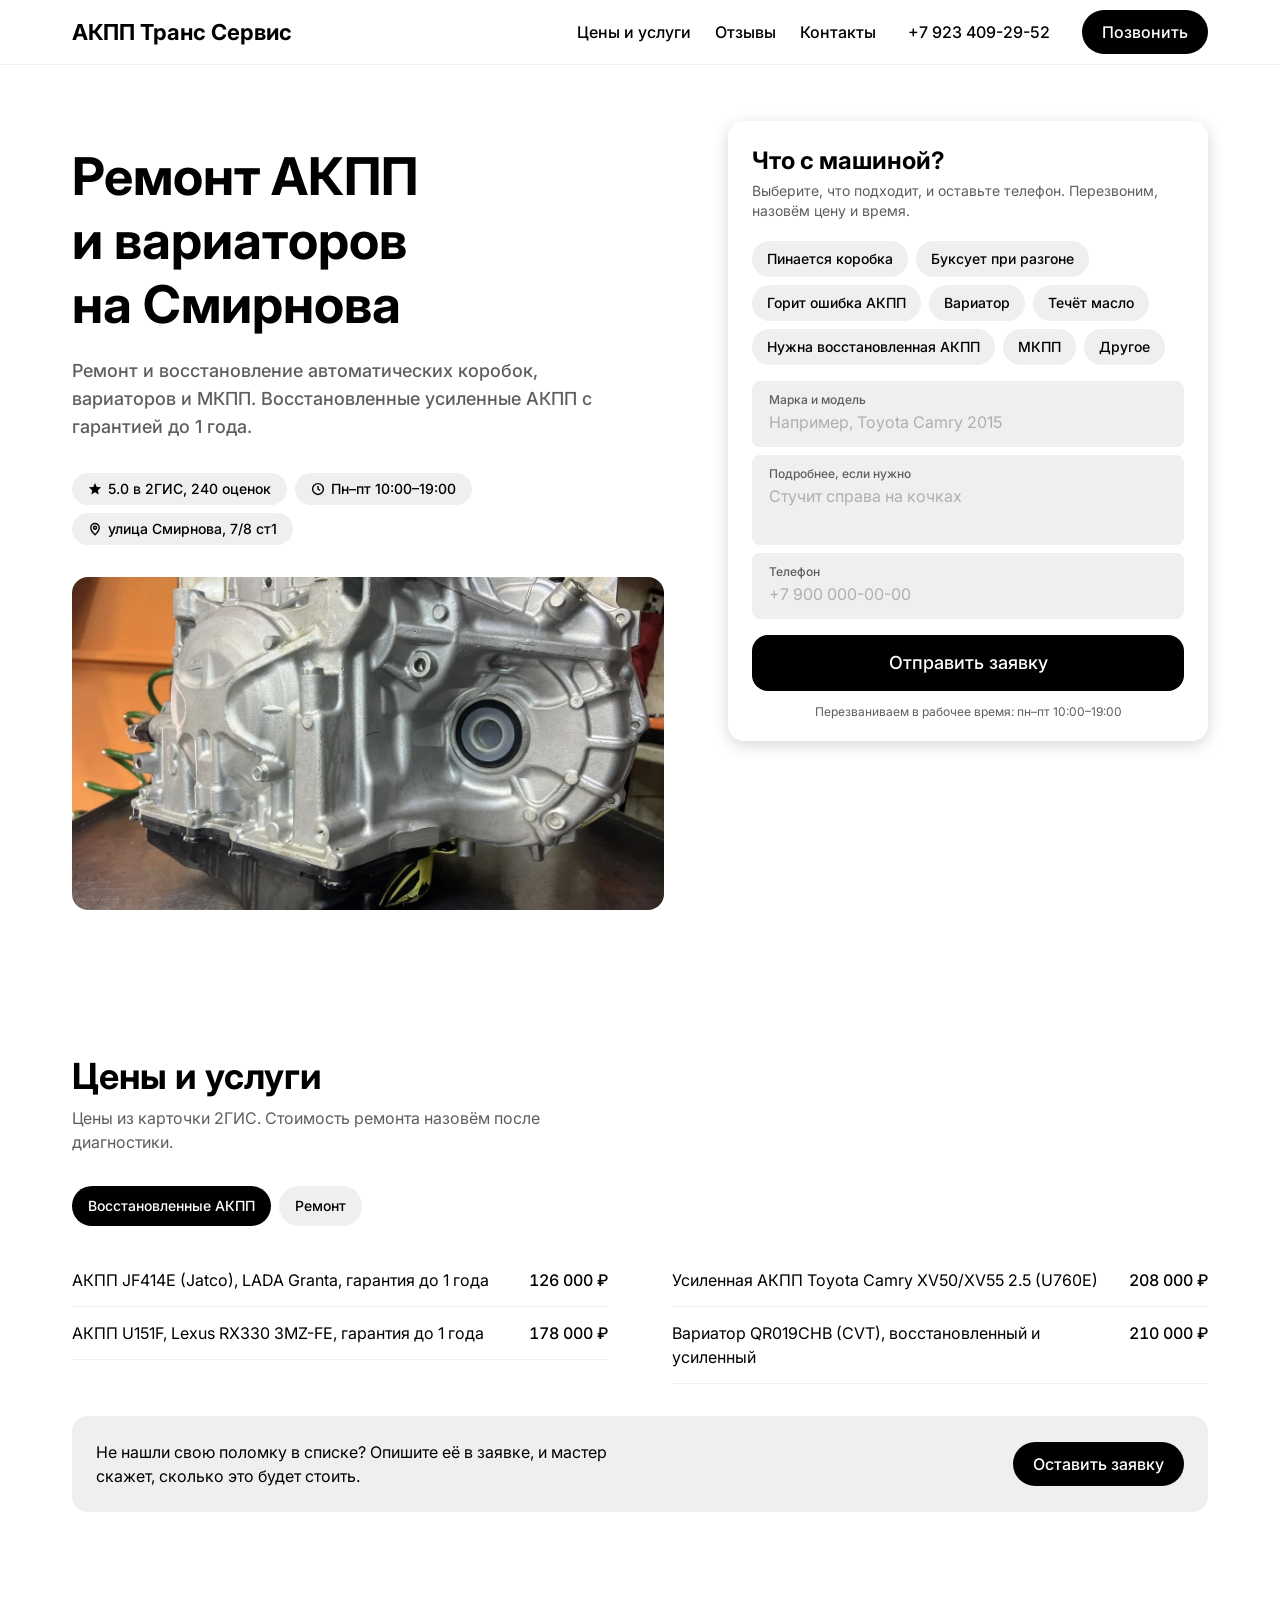
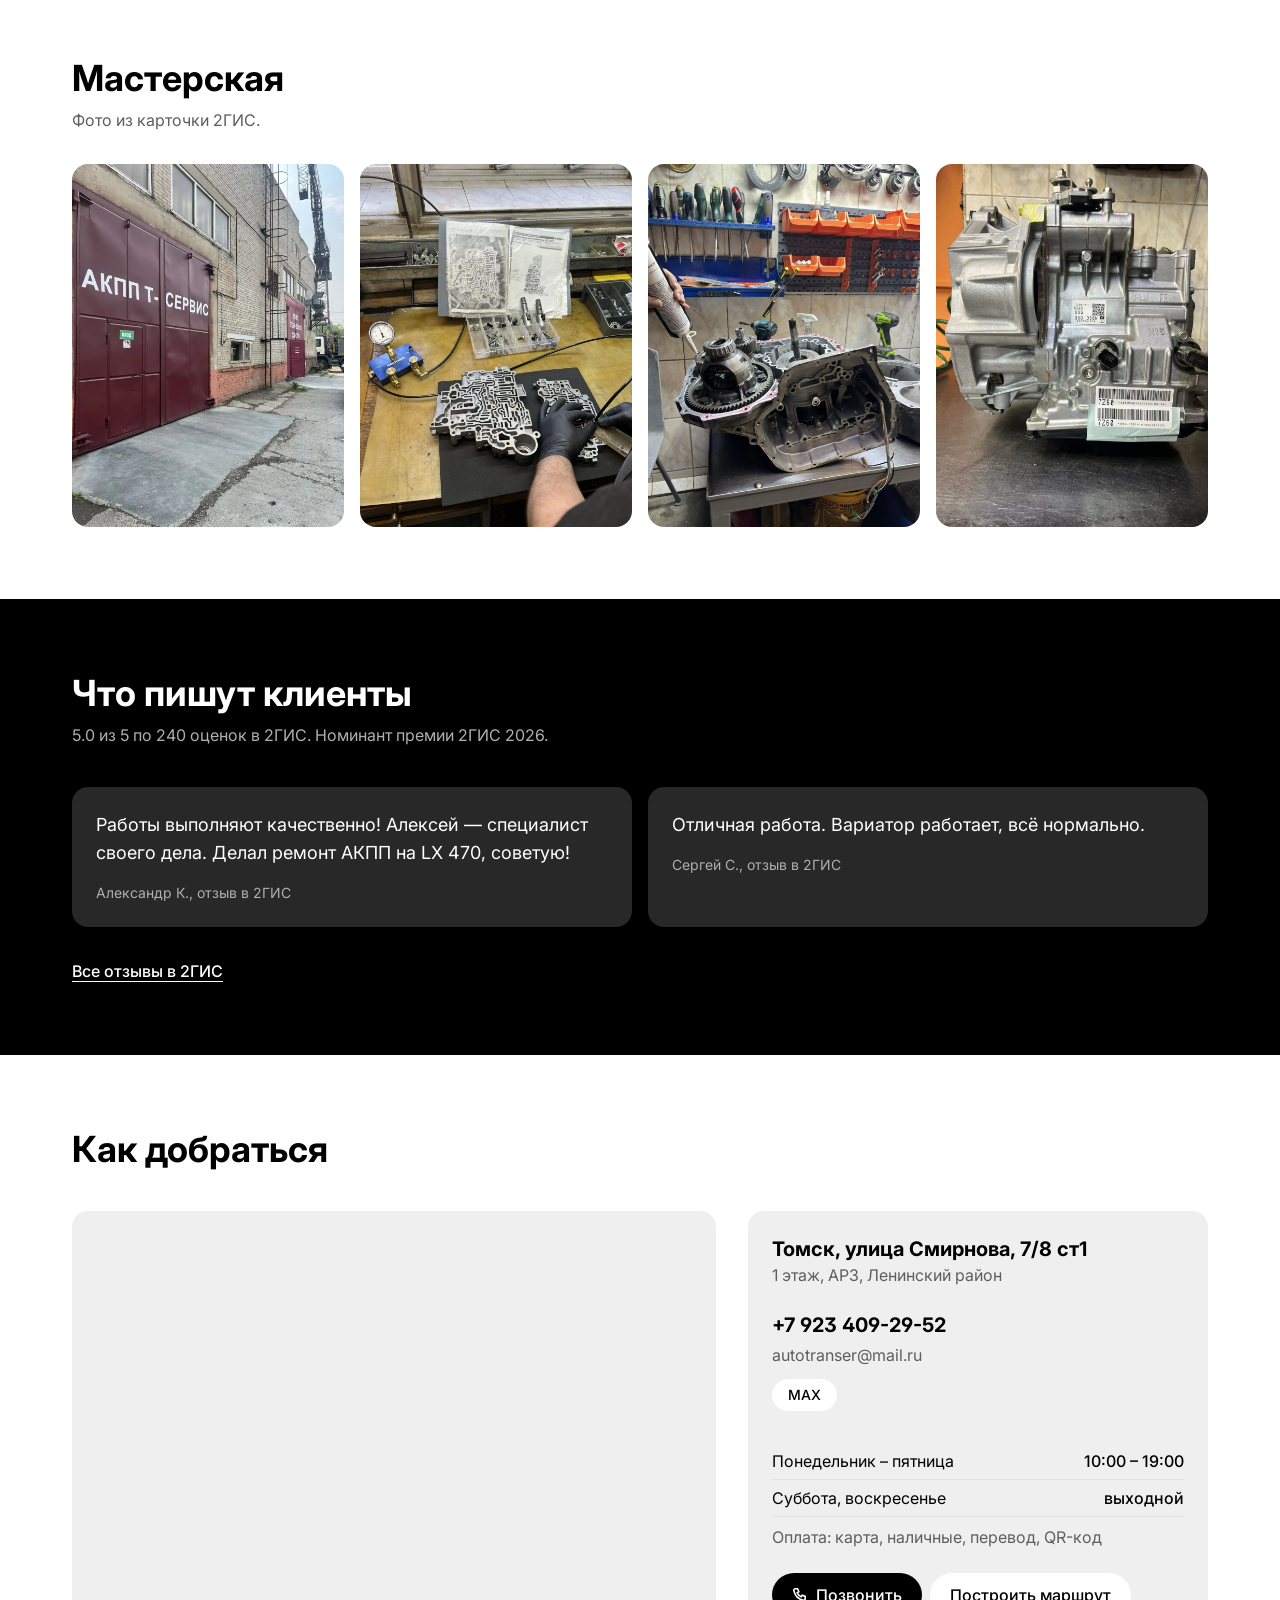
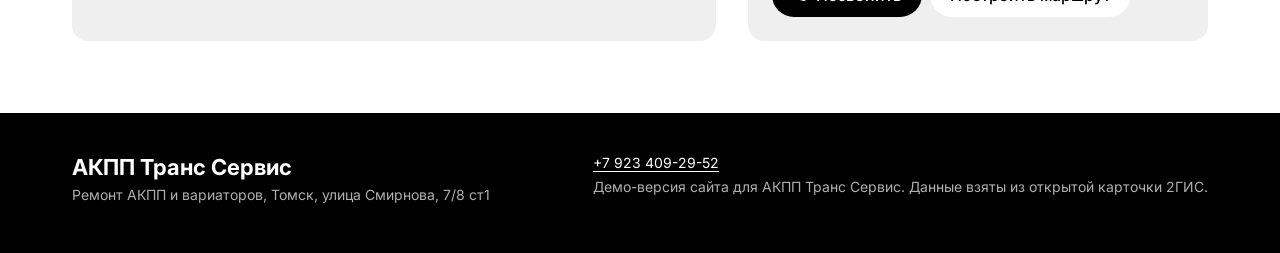
<file: akpp-trans-service/index.html>
<!doctype html>
<html lang="ru">
<head>
  <meta charset="utf-8">
  <meta name="viewport" content="width=device-width, initial-scale=1">
  <title>АКПП Транс Сервис — ремонт АКПП и вариаторов, Томск</title>
  <meta name="description" content="Ремонт и восстановление АКПП, вариаторов и МКПП на Смирнова, 7/8. Восстановленные АКПП с гарантией до 1 года. 5.0 в 2ГИС.">
  <meta property="og:type" content="website">
  <meta property="og:locale" content="ru_RU">
  <meta property="og:site_name" content="АКПП Транс Сервис">
  <meta property="og:title" content="АКПП Транс Сервис — ремонт АКПП и вариаторов">
  <meta property="og:description" content="Ремонт и восстановление АКПП, вариаторов и МКПП на Смирнова, 7/8. Восстановленные АКПП с гарантией до 1 года. 5.0 в 2ГИС.">
  <meta name="robots" content="noindex, nofollow">
  <meta property="og:url" content="https://kewanmov.github.io/sites/akpp-trans-service/">
  <meta property="og:image" content="https://kewanmov.github.io/sites/akpp-trans-service/img/og.jpg">
  <meta property="og:image:width" content="1200">
  <meta property="og:image:height" content="630">
  <meta name="twitter:card" content="summary_large_image">
  <link rel="icon" href="data:image/svg+xml,%3Csvg xmlns='http://www.w3.org/2000/svg' viewBox='0 0 32 32'%3E%3Crect width='32' height='32' rx='16' fill='%23000'/%3E%3Ctext x='16' y='22' font-family='Arial' font-weight='700' font-size='17' fill='%23fff' text-anchor='middle'%3E%D0%90%3C/text%3E%3C/svg%3E">
  <link rel="preload" as="image" href="img/hero.jpg">
  <link rel="preconnect" href="https://fonts.googleapis.com">
  <link rel="preconnect" href="https://fonts.gstatic.com" crossorigin>
  <link href="https://fonts.googleapis.com/css2?family=Inter:wght@400;500;700&display=swap" rel="stylesheet">
  <link rel="stylesheet" href="../template/style.css">
</head>
<body>
  <div id="app"></div>
  <script src="data.js"></script>
  <script src="../template/app.js"></script>
</body>
</html>
</file>
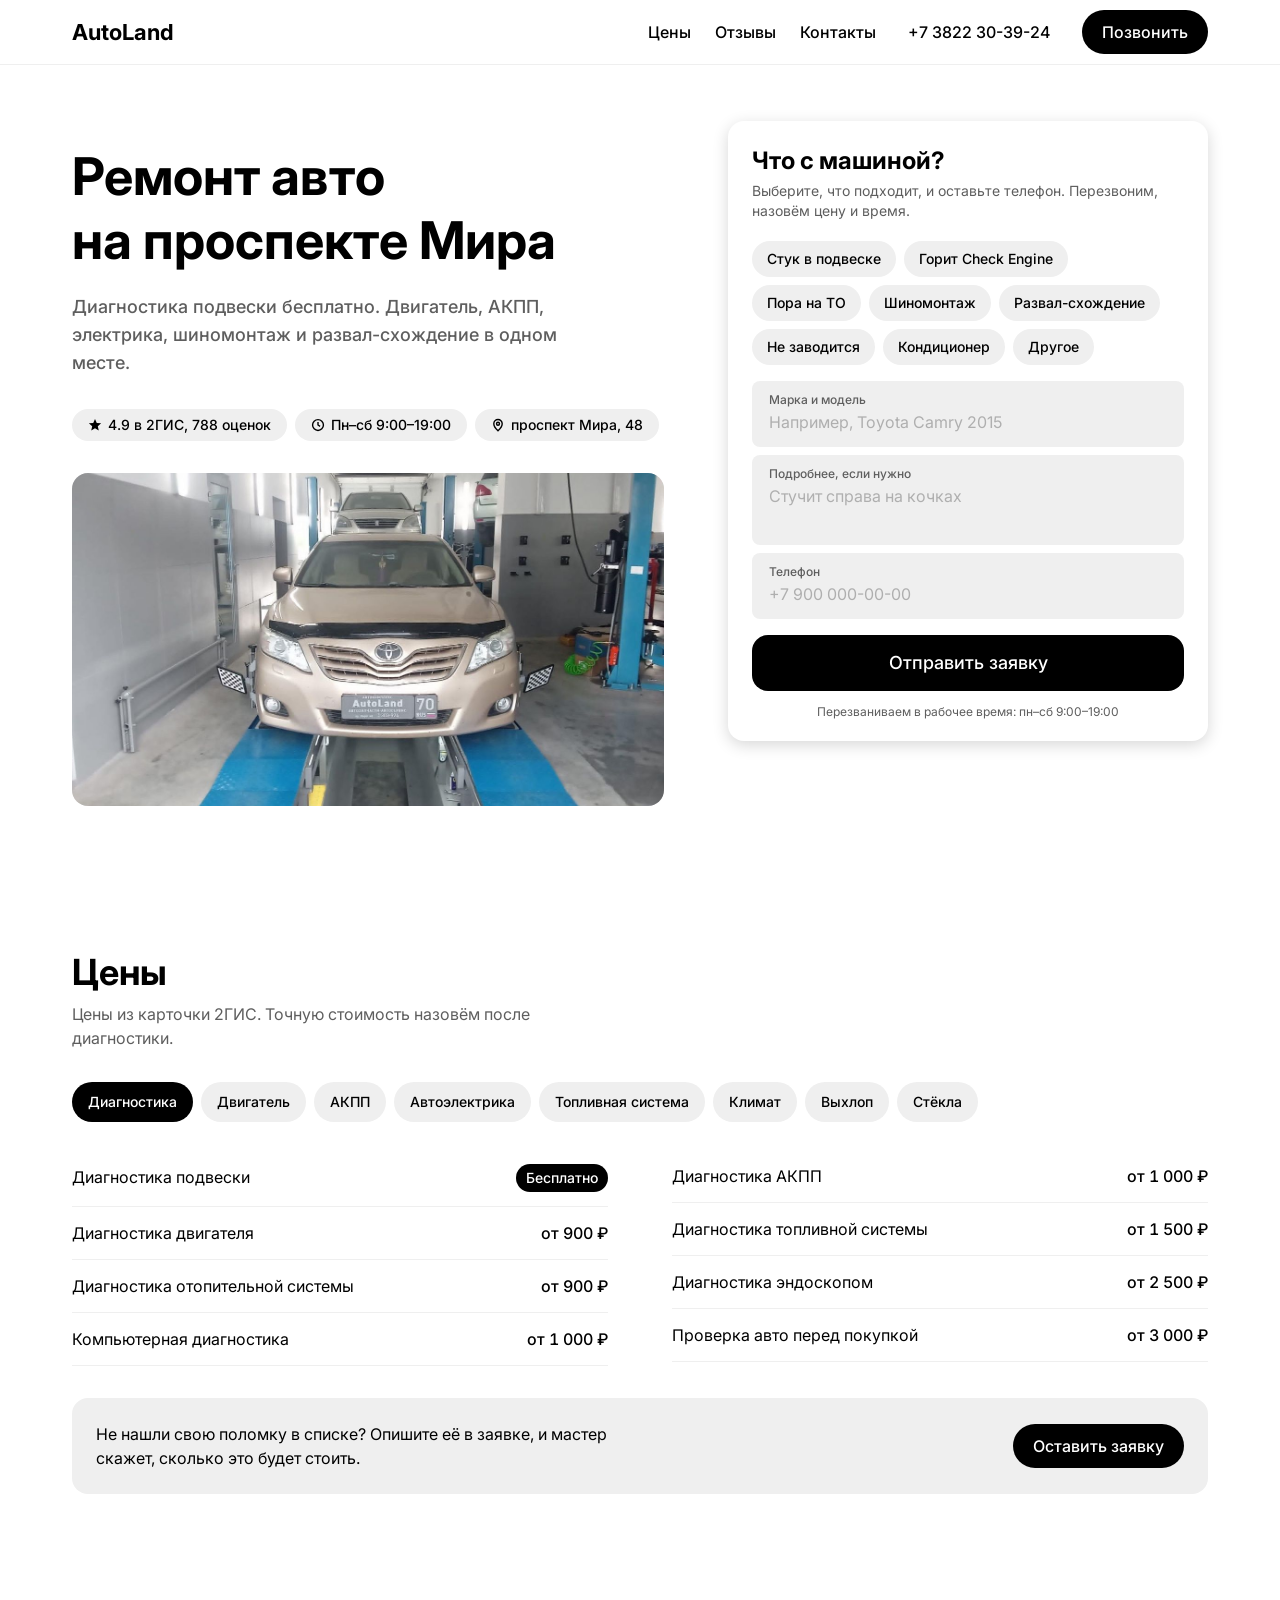
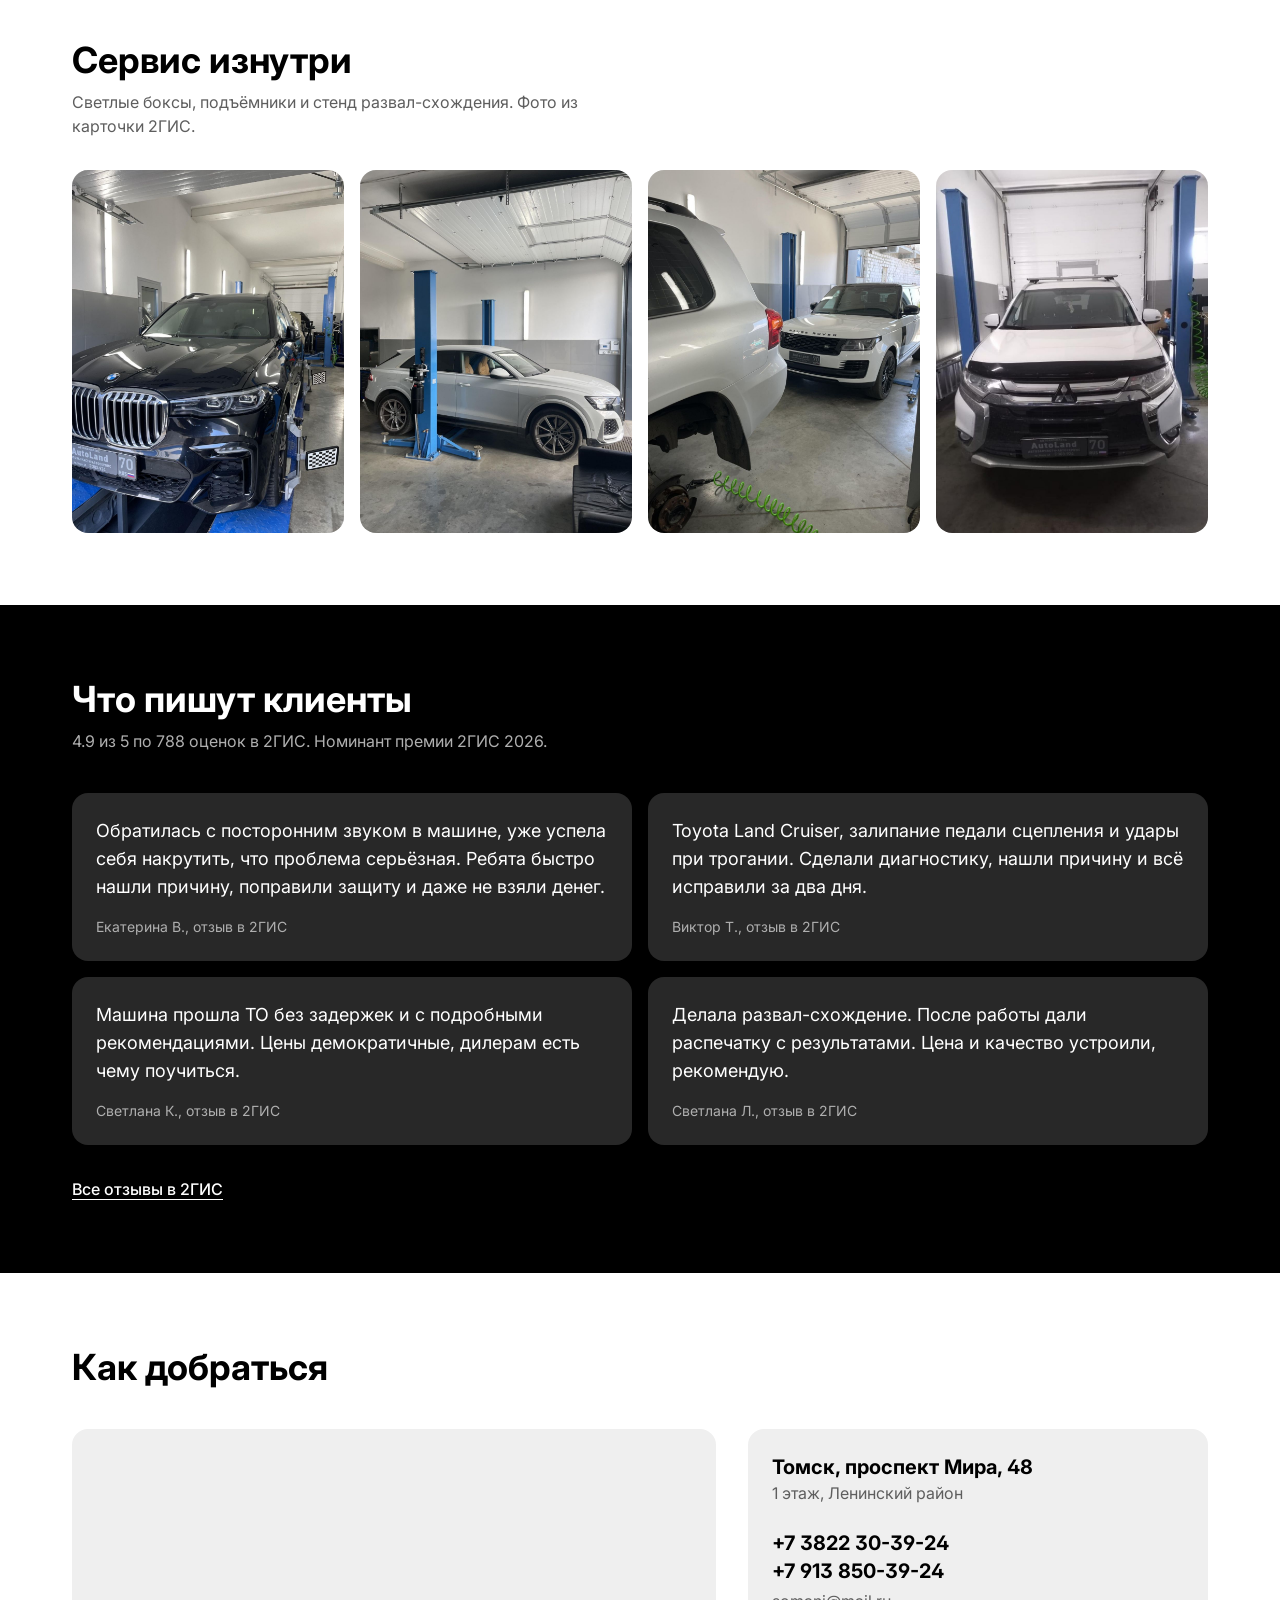
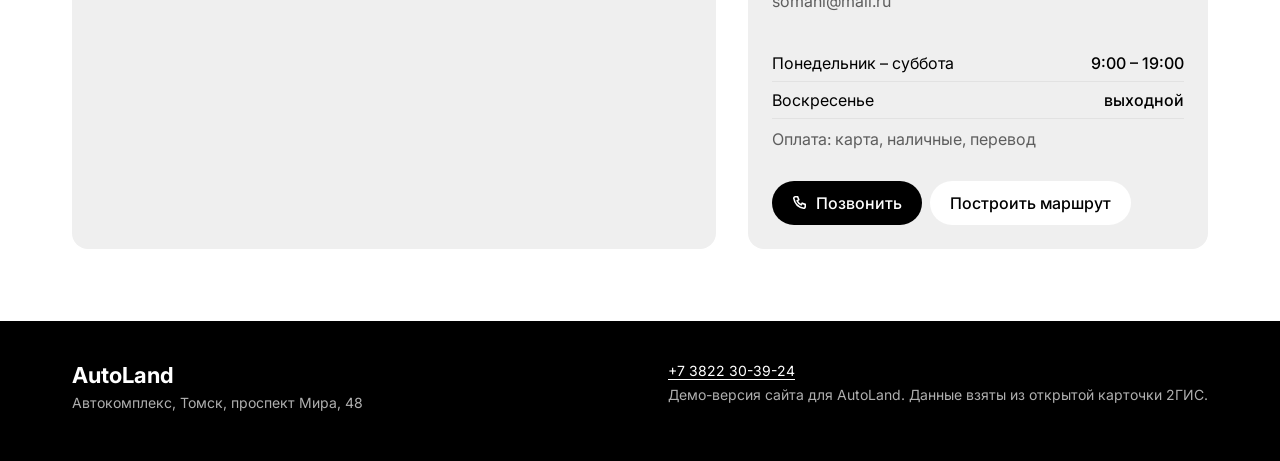
<file: autoland/index.html>
<!doctype html>
<html lang="ru">
<head>
  <meta charset="utf-8">
  <meta name="viewport" content="width=device-width, initial-scale=1">
  <title>AutoLand — автосервис на проспекте Мира, 48, Томск</title>
  <meta name="description" content="Ремонт авто в Томске на проспекте Мира, 48. Бесплатная диагностика подвески, двигатель, АКПП, автоэлектрика, шиномонтаж. Пн–сб 9:00–19:00.">
  <meta property="og:type" content="website">
  <meta property="og:locale" content="ru_RU">
  <meta property="og:site_name" content="AutoLand">
  <meta property="og:title" content="AutoLand — автосервис на проспекте Мира, 48">
  <meta property="og:description" content="Бесплатная диагностика подвески. Двигатель, АКПП, электрика, шиномонтаж. 4.9 в 2ГИС. Пн–сб 9:00–19:00.">
  <meta name="robots" content="noindex, nofollow">
  <meta property="og:url" content="https://kewanmov.github.io/sites/autoland/">
  <meta property="og:image" content="https://kewanmov.github.io/sites/autoland/img/og.jpg">
  <meta property="og:image:width" content="1200">
  <meta property="og:image:height" content="630">
  <meta name="twitter:card" content="summary_large_image">
  <link rel="icon" href="data:image/svg+xml,%3Csvg xmlns='http://www.w3.org/2000/svg' viewBox='0 0 32 32'%3E%3Crect width='32' height='32' rx='16' fill='%23000'/%3E%3Ctext x='16' y='22' font-family='Arial' font-weight='700' font-size='17' fill='%23fff' text-anchor='middle'%3EA%3C/text%3E%3C/svg%3E">
  <link rel="preload" as="image" href="img/hero.jpg">
  <link rel="preconnect" href="https://fonts.googleapis.com">
  <link rel="preconnect" href="https://fonts.gstatic.com" crossorigin>
  <link href="https://fonts.googleapis.com/css2?family=Inter:wght@400;500;700&display=swap" rel="stylesheet">
  <link rel="stylesheet" href="../template/style.css">
</head>
<body>
  <div id="app"></div>
  <script src="data.js"></script>
  <script src="../template/app.js"></script>
</body>
</html>
</file>
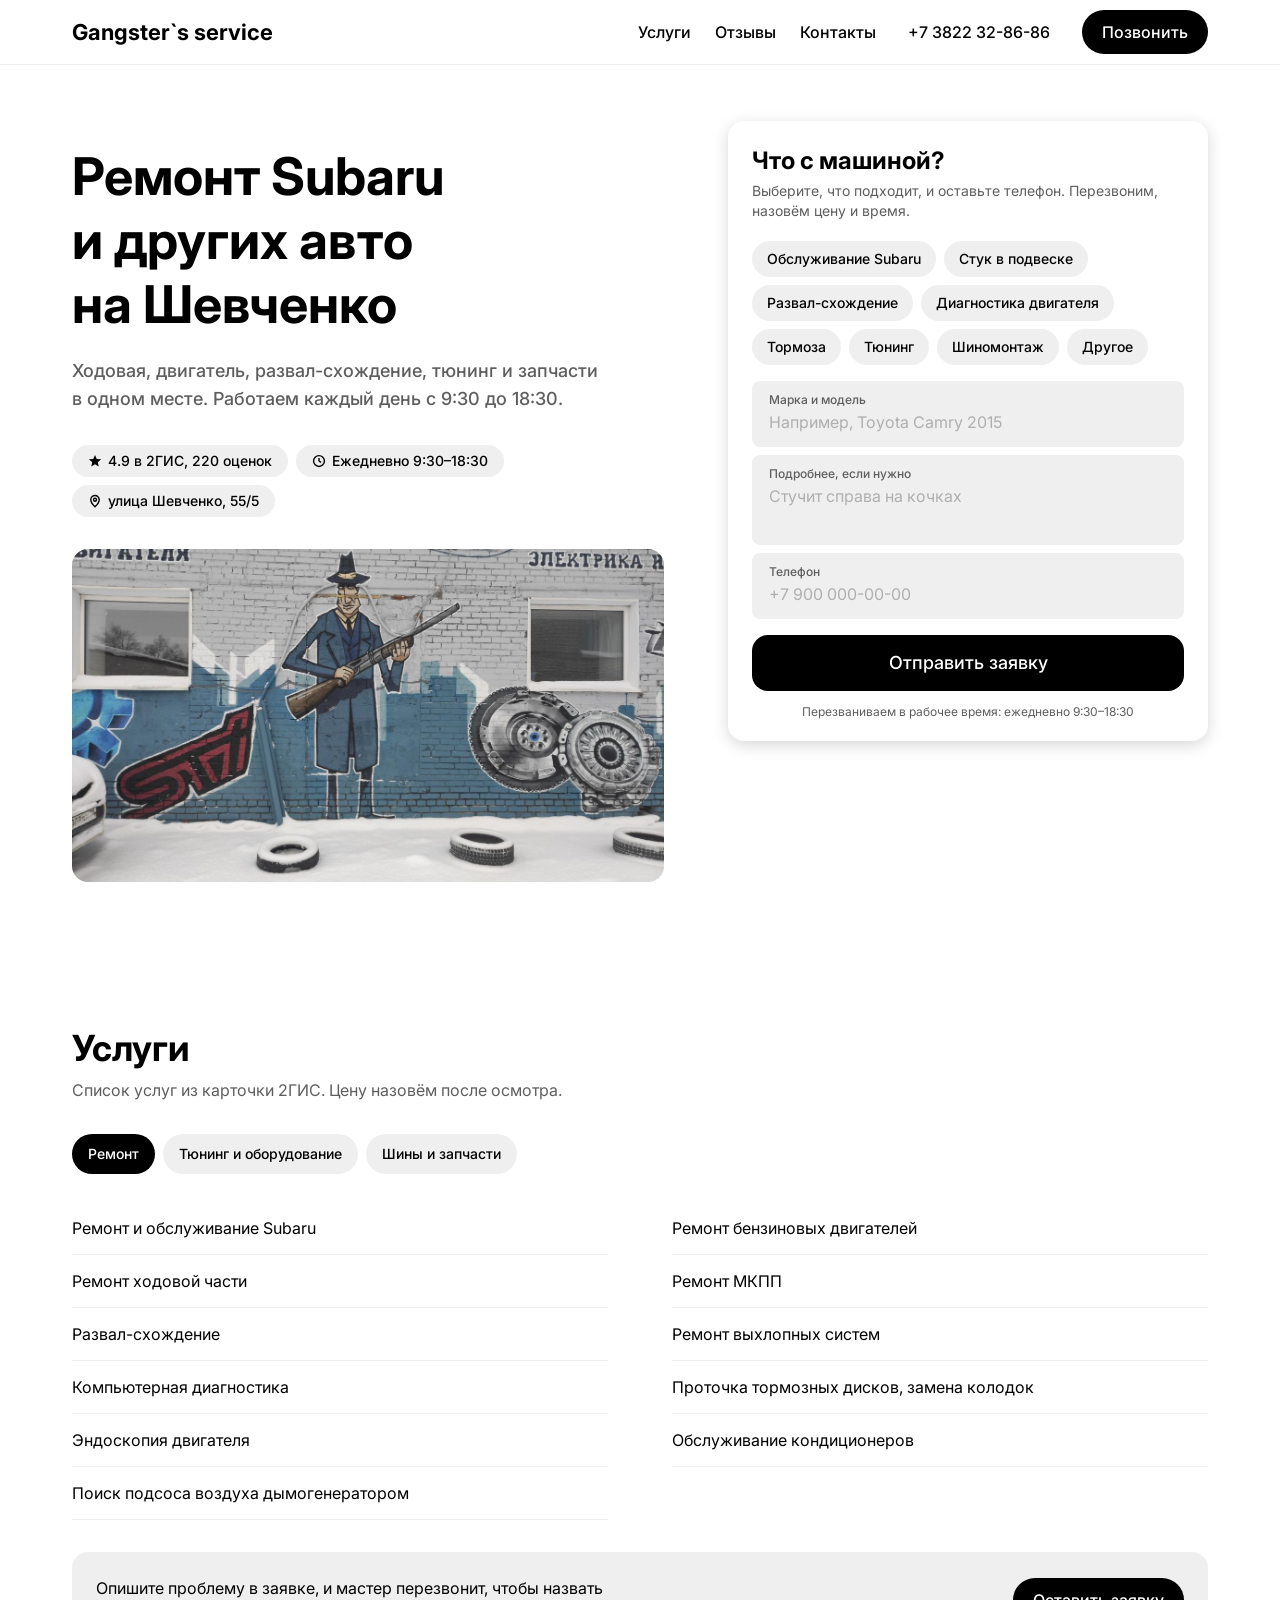
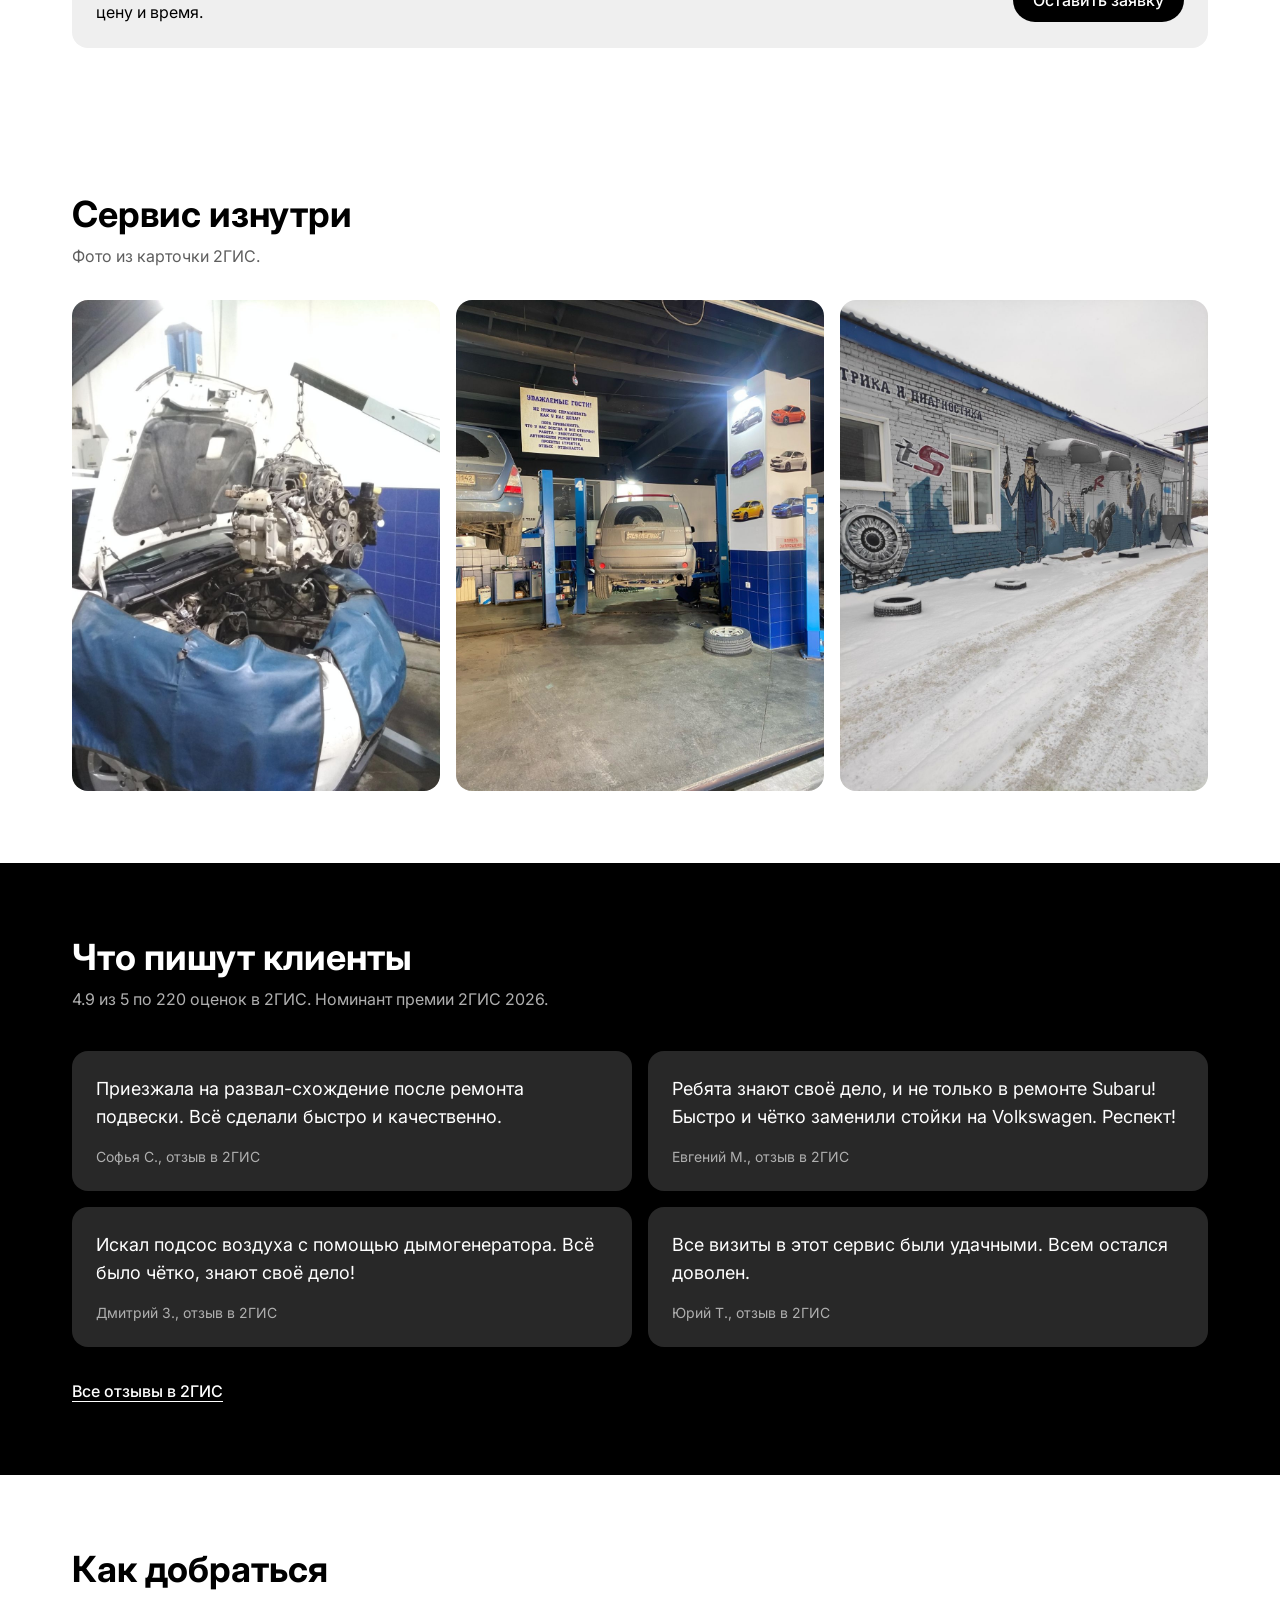
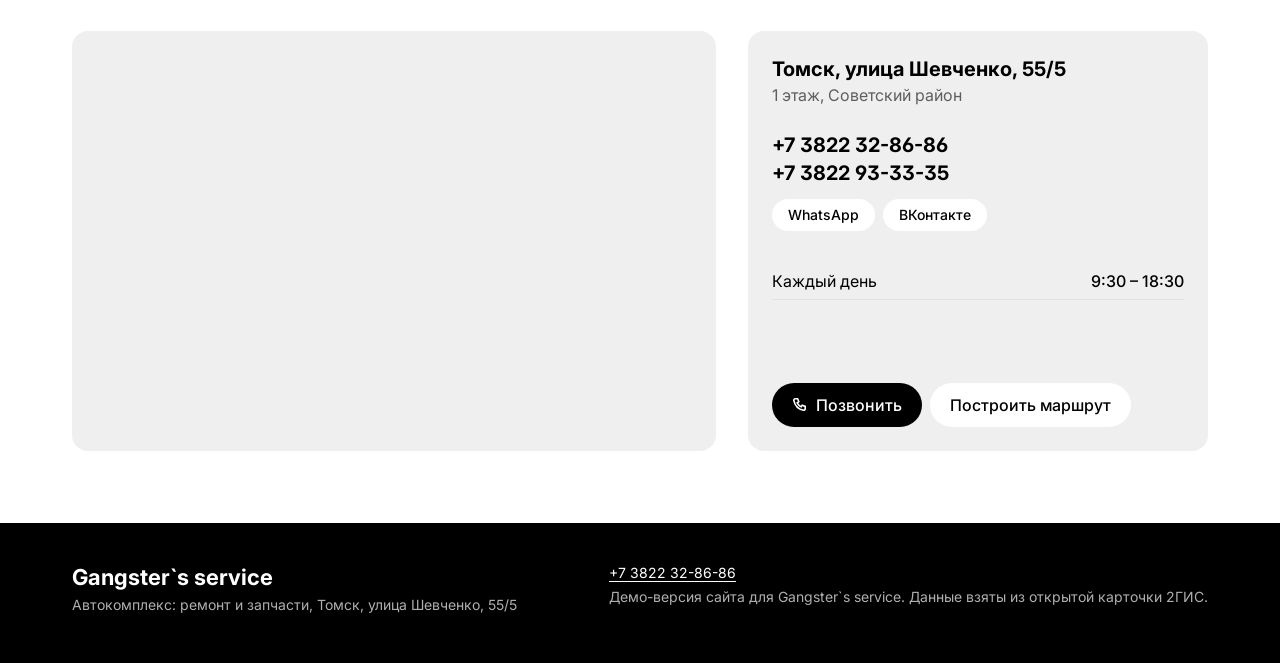
<file: gangsters-service/index.html>
<!doctype html>
<html lang="ru">
<head>
  <meta charset="utf-8">
  <meta name="viewport" content="width=device-width, initial-scale=1">
  <title>Gangster`s service — ремонт Subaru и других авто, Томск</title>
  <meta name="description" content="Ходовая, двигатель, развал-схождение, тюнинг и запчасти на Шевченко, 55/5. Ежедневно 9:30–18:30. 4.9 в 2ГИС.">
  <meta property="og:type" content="website">
  <meta property="og:locale" content="ru_RU">
  <meta property="og:site_name" content="Gangster`s service">
  <meta property="og:title" content="Gangster`s service — ремонт Subaru и других авто">
  <meta property="og:description" content="Ходовая, двигатель, развал-схождение, тюнинг и запчасти на Шевченко, 55/5. Ежедневно 9:30–18:30. 4.9 в 2ГИС.">
  <meta name="robots" content="noindex, nofollow">
  <meta property="og:url" content="https://kewanmov.github.io/sites/gangsters-service/">
  <meta property="og:image" content="https://kewanmov.github.io/sites/gangsters-service/img/og.jpg">
  <meta property="og:image:width" content="1200">
  <meta property="og:image:height" content="630">
  <meta name="twitter:card" content="summary_large_image">
  <link rel="icon" href="data:image/svg+xml,%3Csvg xmlns='http://www.w3.org/2000/svg' viewBox='0 0 32 32'%3E%3Crect width='32' height='32' rx='16' fill='%23000'/%3E%3Ctext x='16' y='22' font-family='Arial' font-weight='700' font-size='17' fill='%23fff' text-anchor='middle'%3EG%3C/text%3E%3C/svg%3E">
  <link rel="preload" as="image" href="img/hero.jpg">
  <link rel="preconnect" href="https://fonts.googleapis.com">
  <link rel="preconnect" href="https://fonts.gstatic.com" crossorigin>
  <link href="https://fonts.googleapis.com/css2?family=Inter:wght@400;500;700&display=swap" rel="stylesheet">
  <link rel="stylesheet" href="../template/style.css">
</head>
<body>
  <div id="app"></div>
  <script src="data.js"></script>
  <script src="../template/app.js"></script>
</body>
</html>
</file>
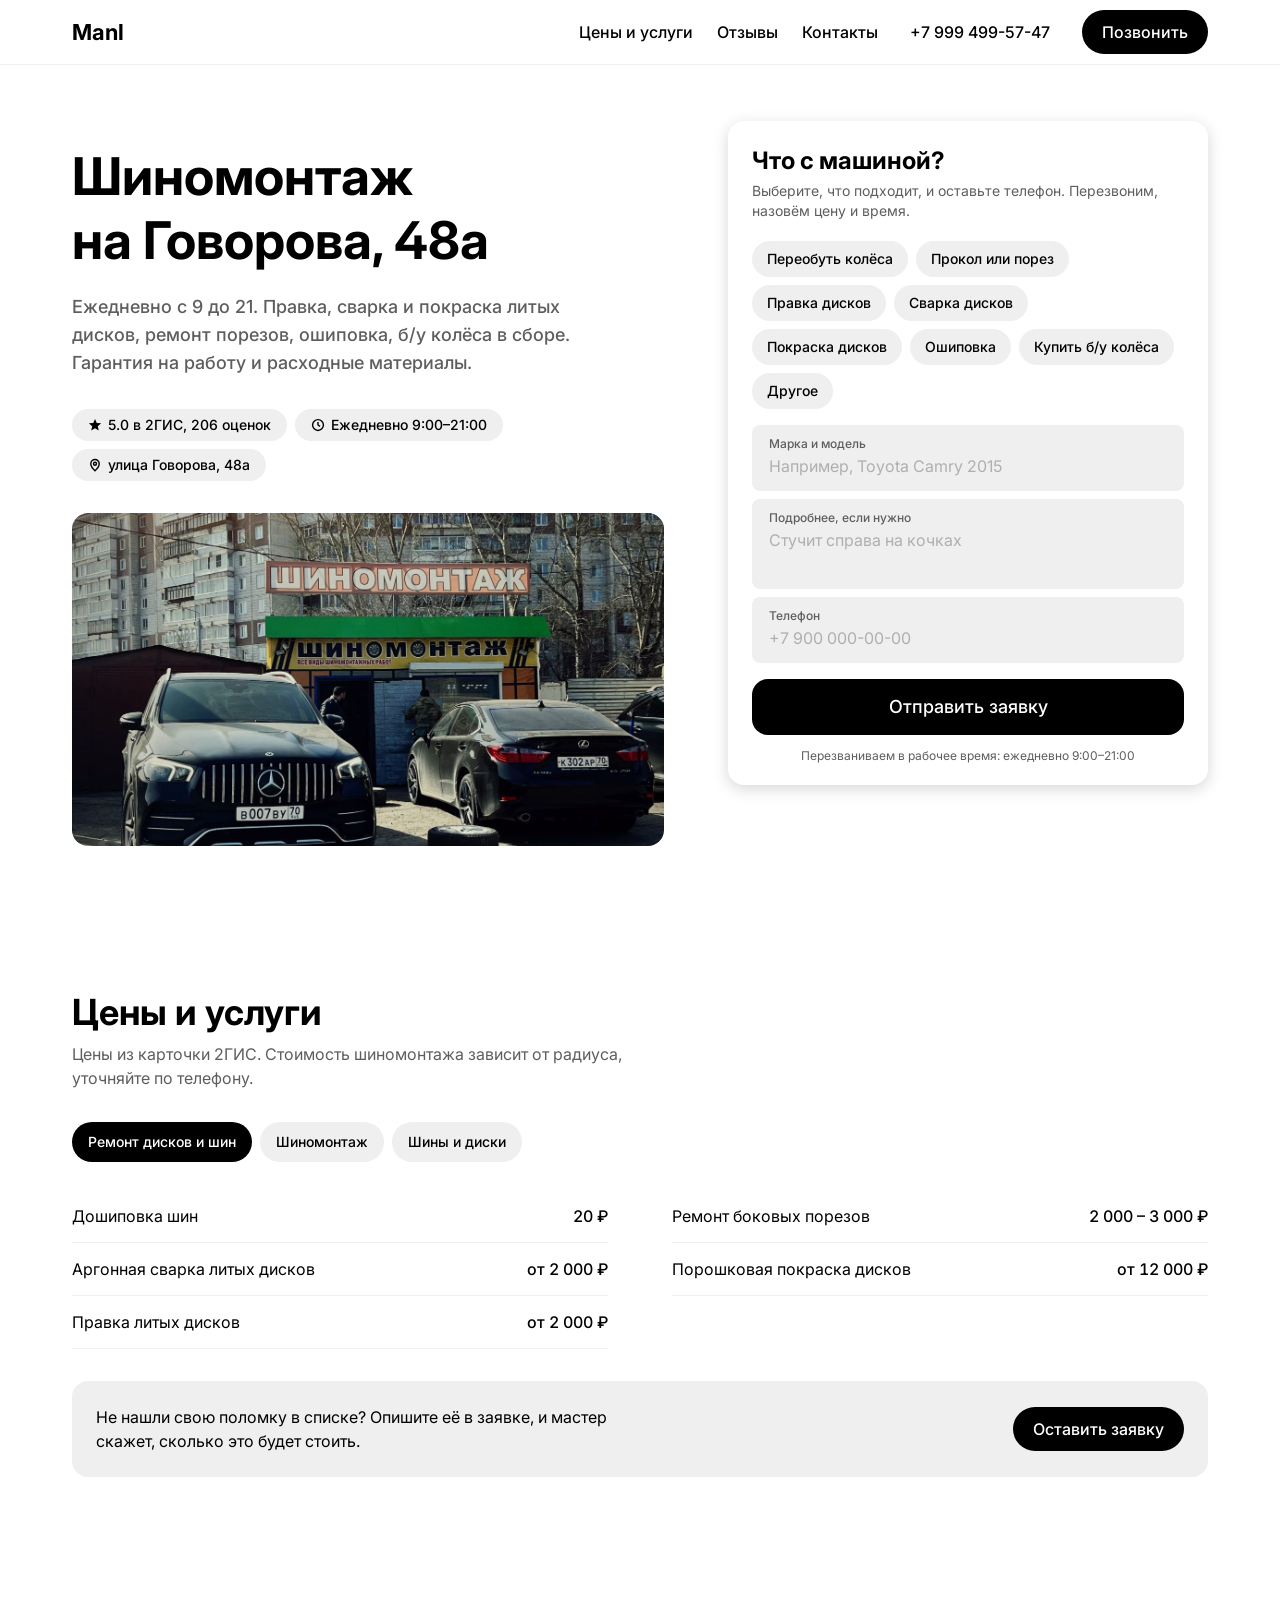
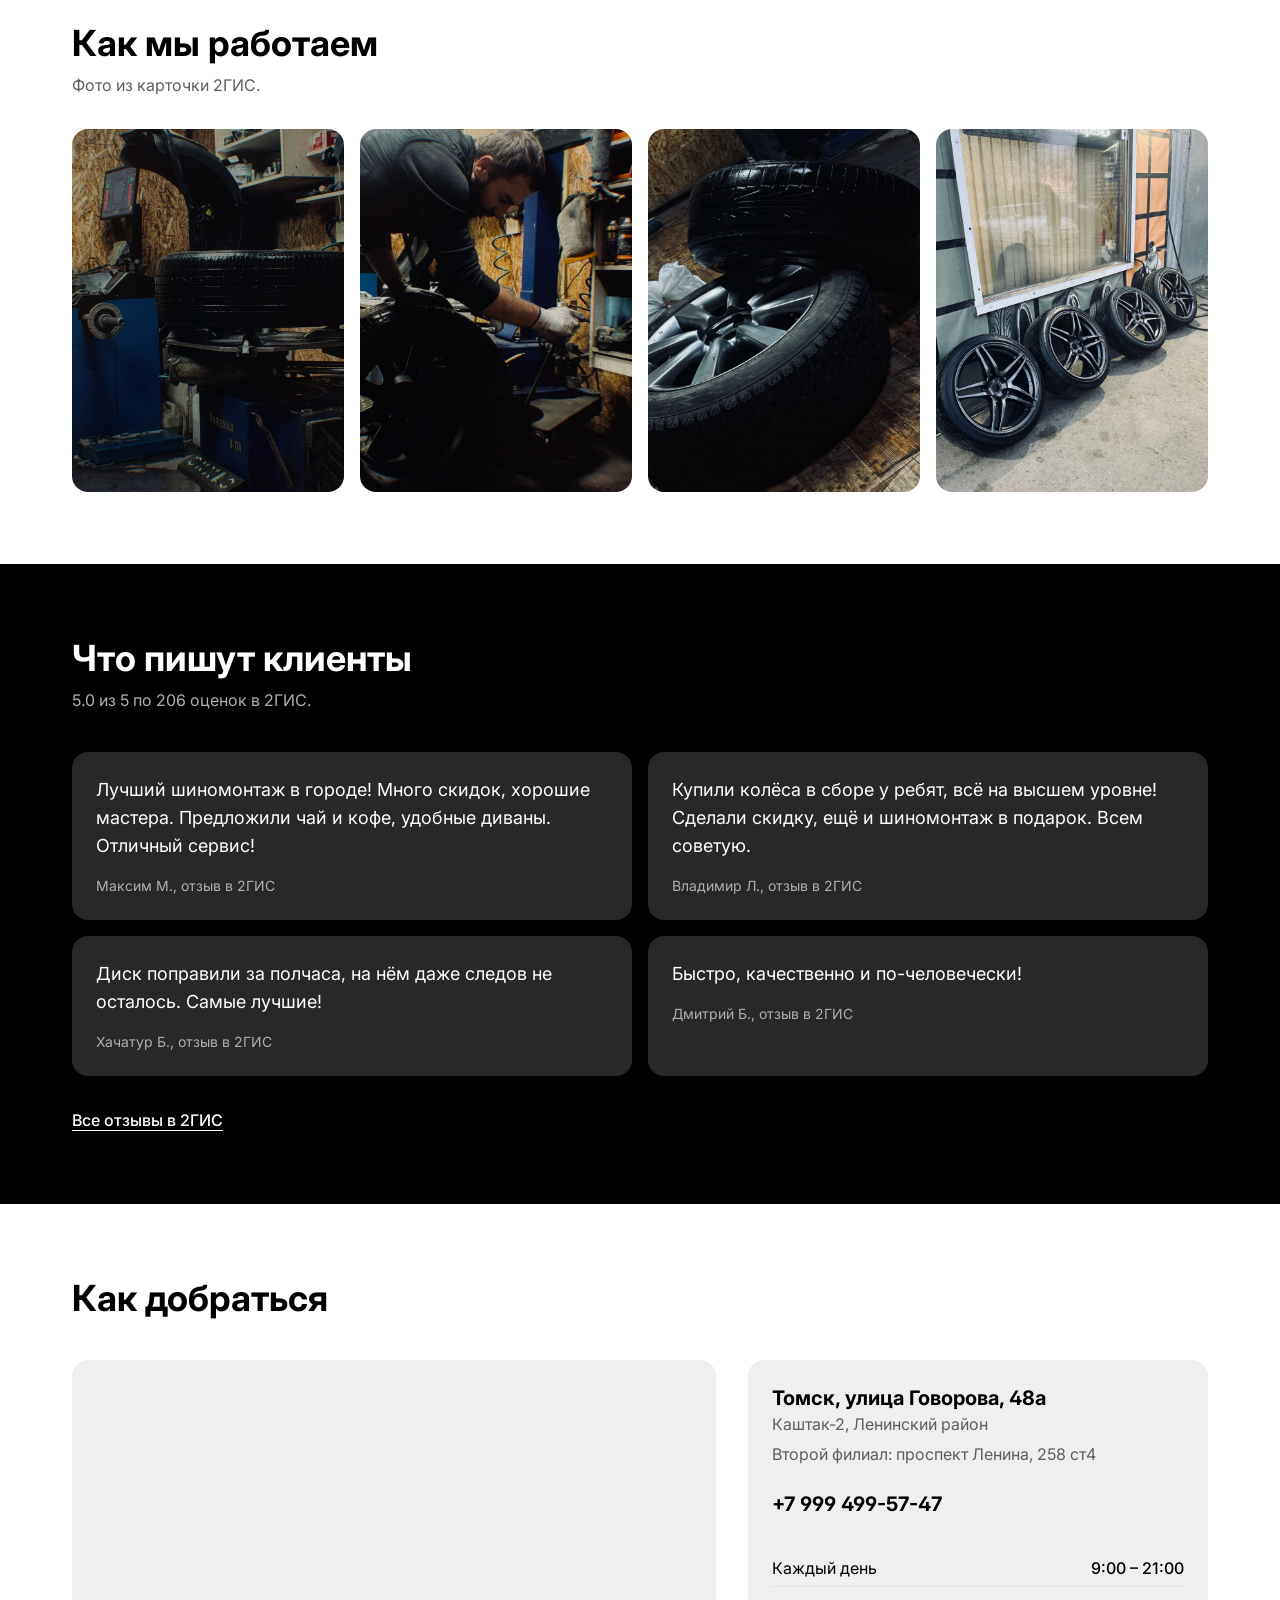
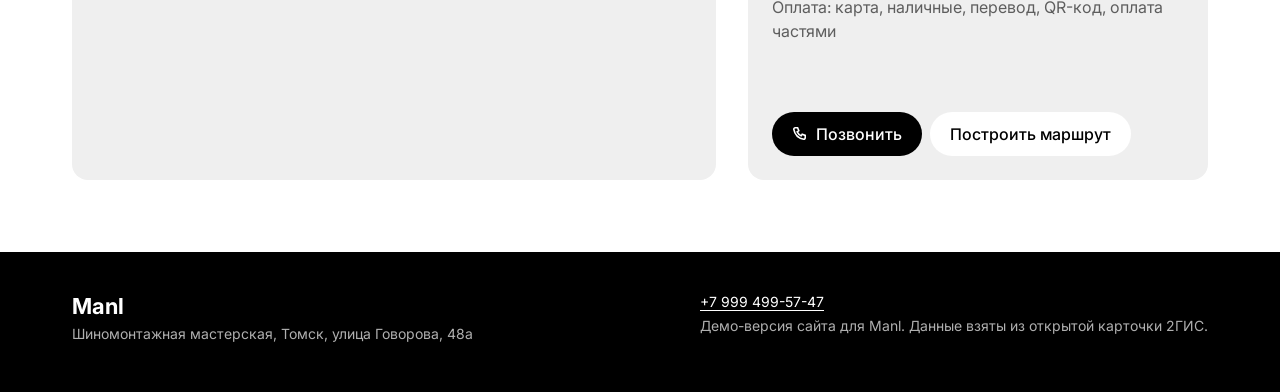
<file: manl/index.html>
<!doctype html>
<html lang="ru">
<head>
  <meta charset="utf-8">
  <meta name="viewport" content="width=device-width, initial-scale=1">
  <title>Manl — шиномонтаж на Говорова, 48а, Томск</title>
  <meta name="description" content="Шиномонтаж ежедневно 9:00–21:00. Правка, сварка и покраска литых дисков, ремонт порезов, ошиповка, б/у колёса. 5.0 в 2ГИС.">
  <meta property="og:type" content="website">
  <meta property="og:locale" content="ru_RU">
  <meta property="og:site_name" content="Manl">
  <meta property="og:title" content="Manl — шиномонтаж на Говорова, 48а">
  <meta property="og:description" content="Шиномонтаж ежедневно 9:00–21:00. Правка, сварка и покраска литых дисков, ремонт порезов, ошиповка, б/у колёса. 5.0 в 2ГИС.">
  <meta name="robots" content="noindex, nofollow">
  <meta property="og:url" content="https://kewanmov.github.io/sites/manl/">
  <meta property="og:image" content="https://kewanmov.github.io/sites/manl/img/og.jpg">
  <meta property="og:image:width" content="1200">
  <meta property="og:image:height" content="630">
  <meta name="twitter:card" content="summary_large_image">
  <link rel="icon" href="data:image/svg+xml,%3Csvg xmlns='http://www.w3.org/2000/svg' viewBox='0 0 32 32'%3E%3Crect width='32' height='32' rx='16' fill='%23000'/%3E%3Ctext x='16' y='22' font-family='Arial' font-weight='700' font-size='17' fill='%23fff' text-anchor='middle'%3EM%3C/text%3E%3C/svg%3E">
  <link rel="preload" as="image" href="img/hero.jpg">
  <link rel="preconnect" href="https://fonts.googleapis.com">
  <link rel="preconnect" href="https://fonts.gstatic.com" crossorigin>
  <link href="https://fonts.googleapis.com/css2?family=Inter:wght@400;500;700&display=swap" rel="stylesheet">
  <link rel="stylesheet" href="../template/style.css">
</head>
<body>
  <div id="app"></div>
  <script src="data.js"></script>
  <script src="../template/app.js"></script>
</body>
</html>
</file>
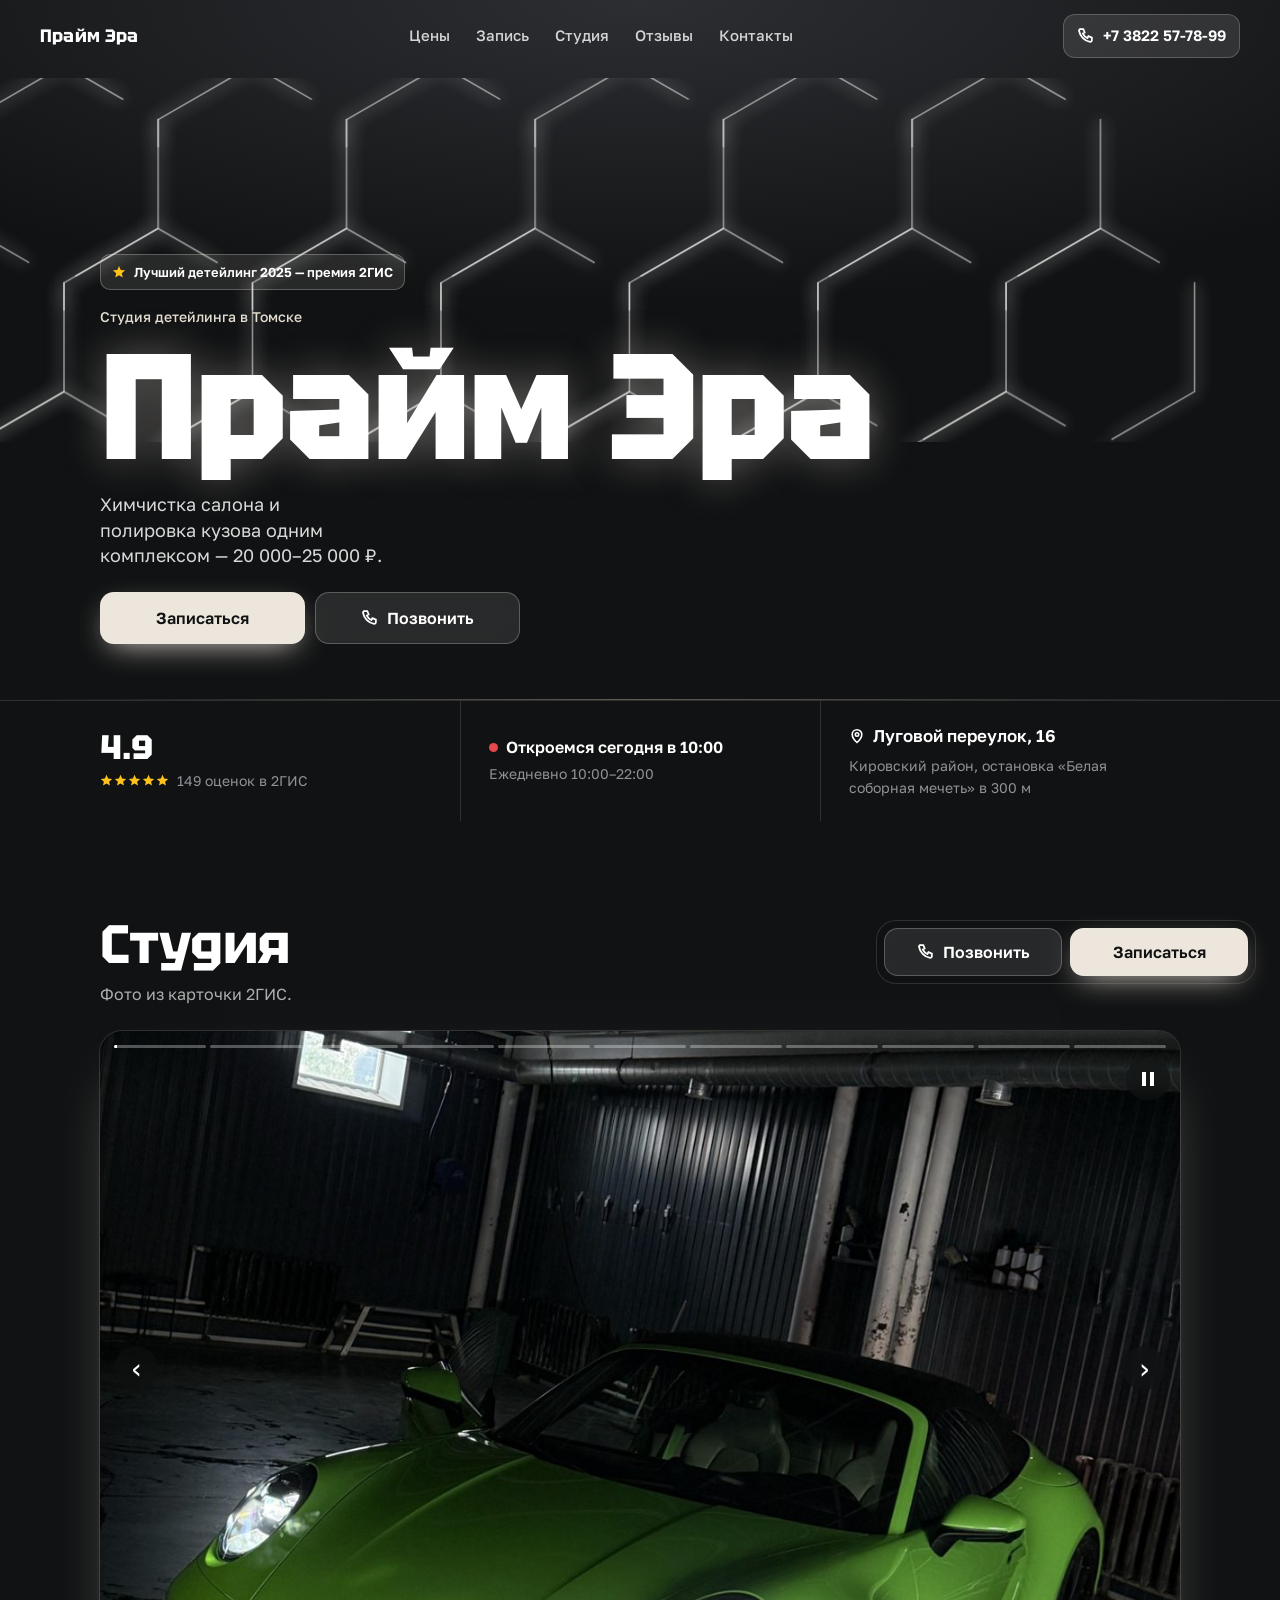
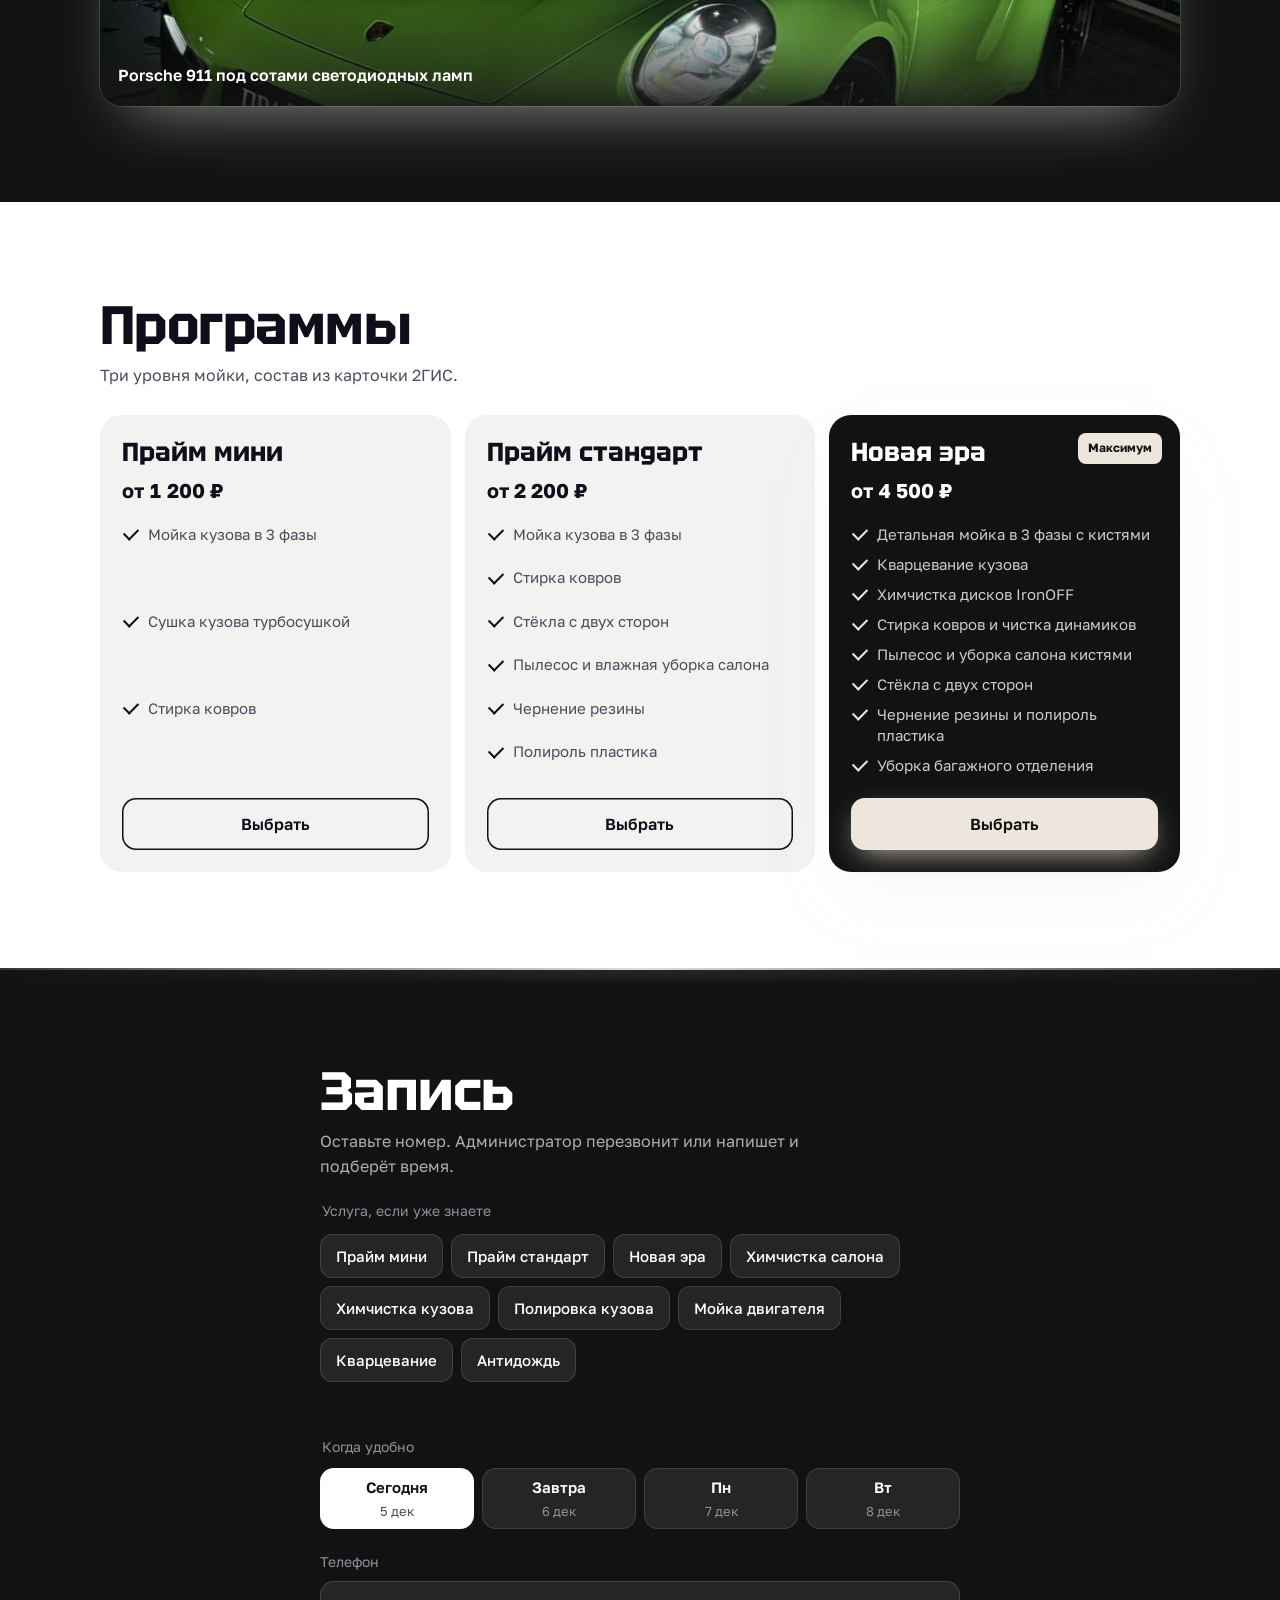
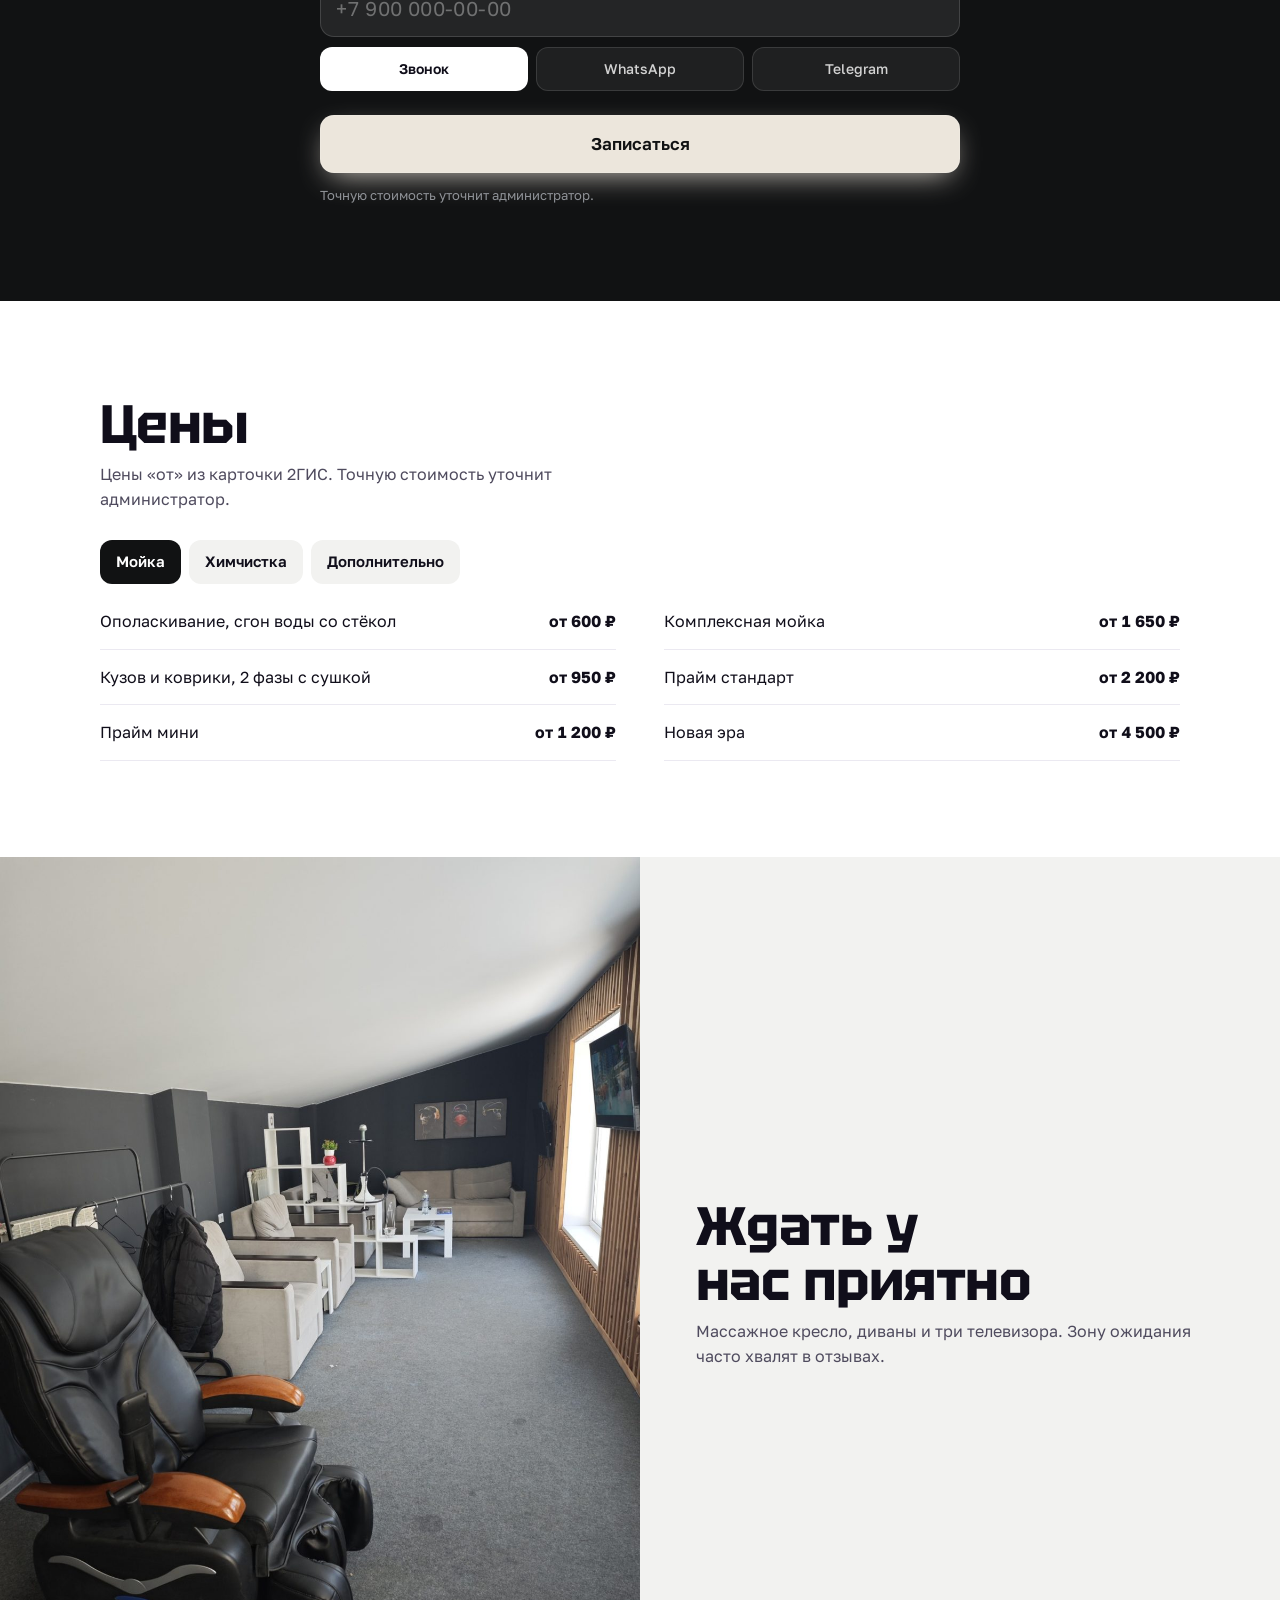
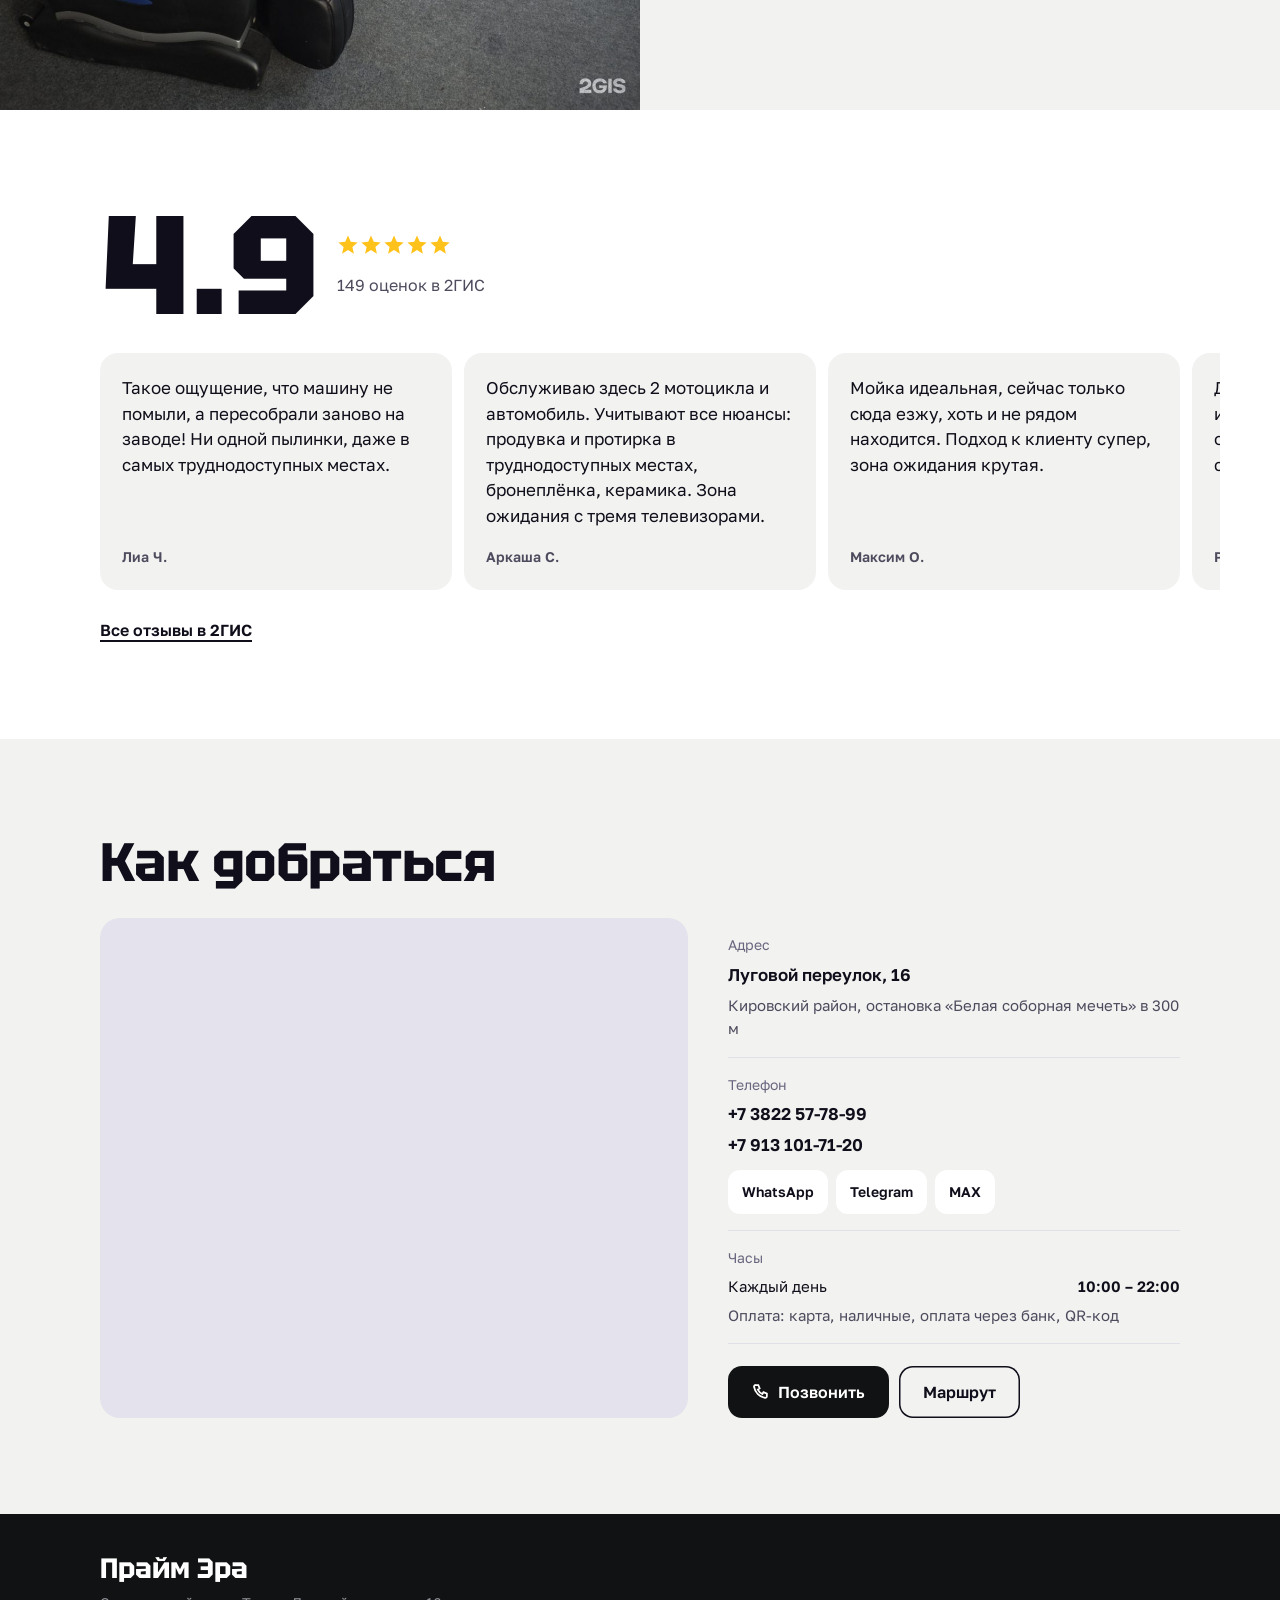
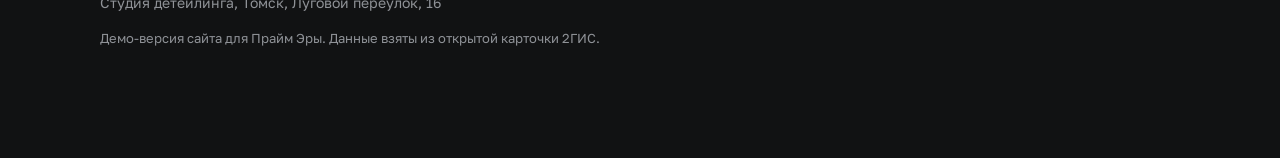
<file: prime-era/index.html>
<!doctype html>
<html lang="ru">
<head>
  <meta charset="utf-8">
  <meta name="viewport" content="width=device-width, initial-scale=1, viewport-fit=cover">
  <title>Прайм Эра — студия детейлинга, Луговой переулок, 16, Томск</title>
  <meta name="description" content="Студия детейлинга в Томске на Луговом переулке, 16. Программы мойки от 1 200 ₽, химчистка, полировка, кварц. Лучший детейлинг 2025 по версии 2ГИС. Ежедневно 10:00–22:00.">
  <meta property="og:type" content="website">
  <meta property="og:locale" content="ru_RU">
  <meta property="og:site_name" content="Прайм Эра">
  <meta property="og:title" content="Прайм Эра — студия детейлинга в Томске">
  <meta property="og:description" content="Лучший детейлинг 2025 по версии 2ГИС. 4.9, 149 оценок. Ежедневно 10:00–22:00.">
  <meta name="robots" content="noindex, nofollow">
  <meta property="og:url" content="https://kewanmov.github.io/sites/prime-era/">
  <meta property="og:image" content="https://kewanmov.github.io/sites/prime-era/img/og.jpg">
  <meta property="og:image:width" content="1200">
  <meta property="og:image:height" content="630">
  <meta name="twitter:card" content="summary_large_image">
  <meta name="theme-color" content="#111213">
  <link rel="icon" href="data:image/svg+xml,%3Csvg xmlns='http://www.w3.org/2000/svg' viewBox='0 0 32 32'%3E%3Crect width='32' height='32' rx='8' fill='%23111213'/%3E%3Ctext x='16' y='22' font-family='Arial' font-weight='700' font-size='15' fill='%23ece6dc' text-anchor='middle'%3E%D0%9F%D0%AD%3C/text%3E%3C/svg%3E">
  <link rel="preload" as="image" href="img/porsche.jpg">
  <link rel="preconnect" href="https://fonts.googleapis.com">
  <link rel="preconnect" href="https://fonts.gstatic.com" crossorigin>
  <link href="https://fonts.googleapis.com/css2?family=Tektur:wght@700;800&family=Golos+Text:wght@400;500;600;700&display=swap" rel="stylesheet">
  <link rel="stylesheet" href="../template-detailing/style.css">
</head>
<body>
  <div id="app"></div>
  <script src="data.js"></script>
  <script src="../template-detailing/app.js"></script>
</body>
</html>
</file>
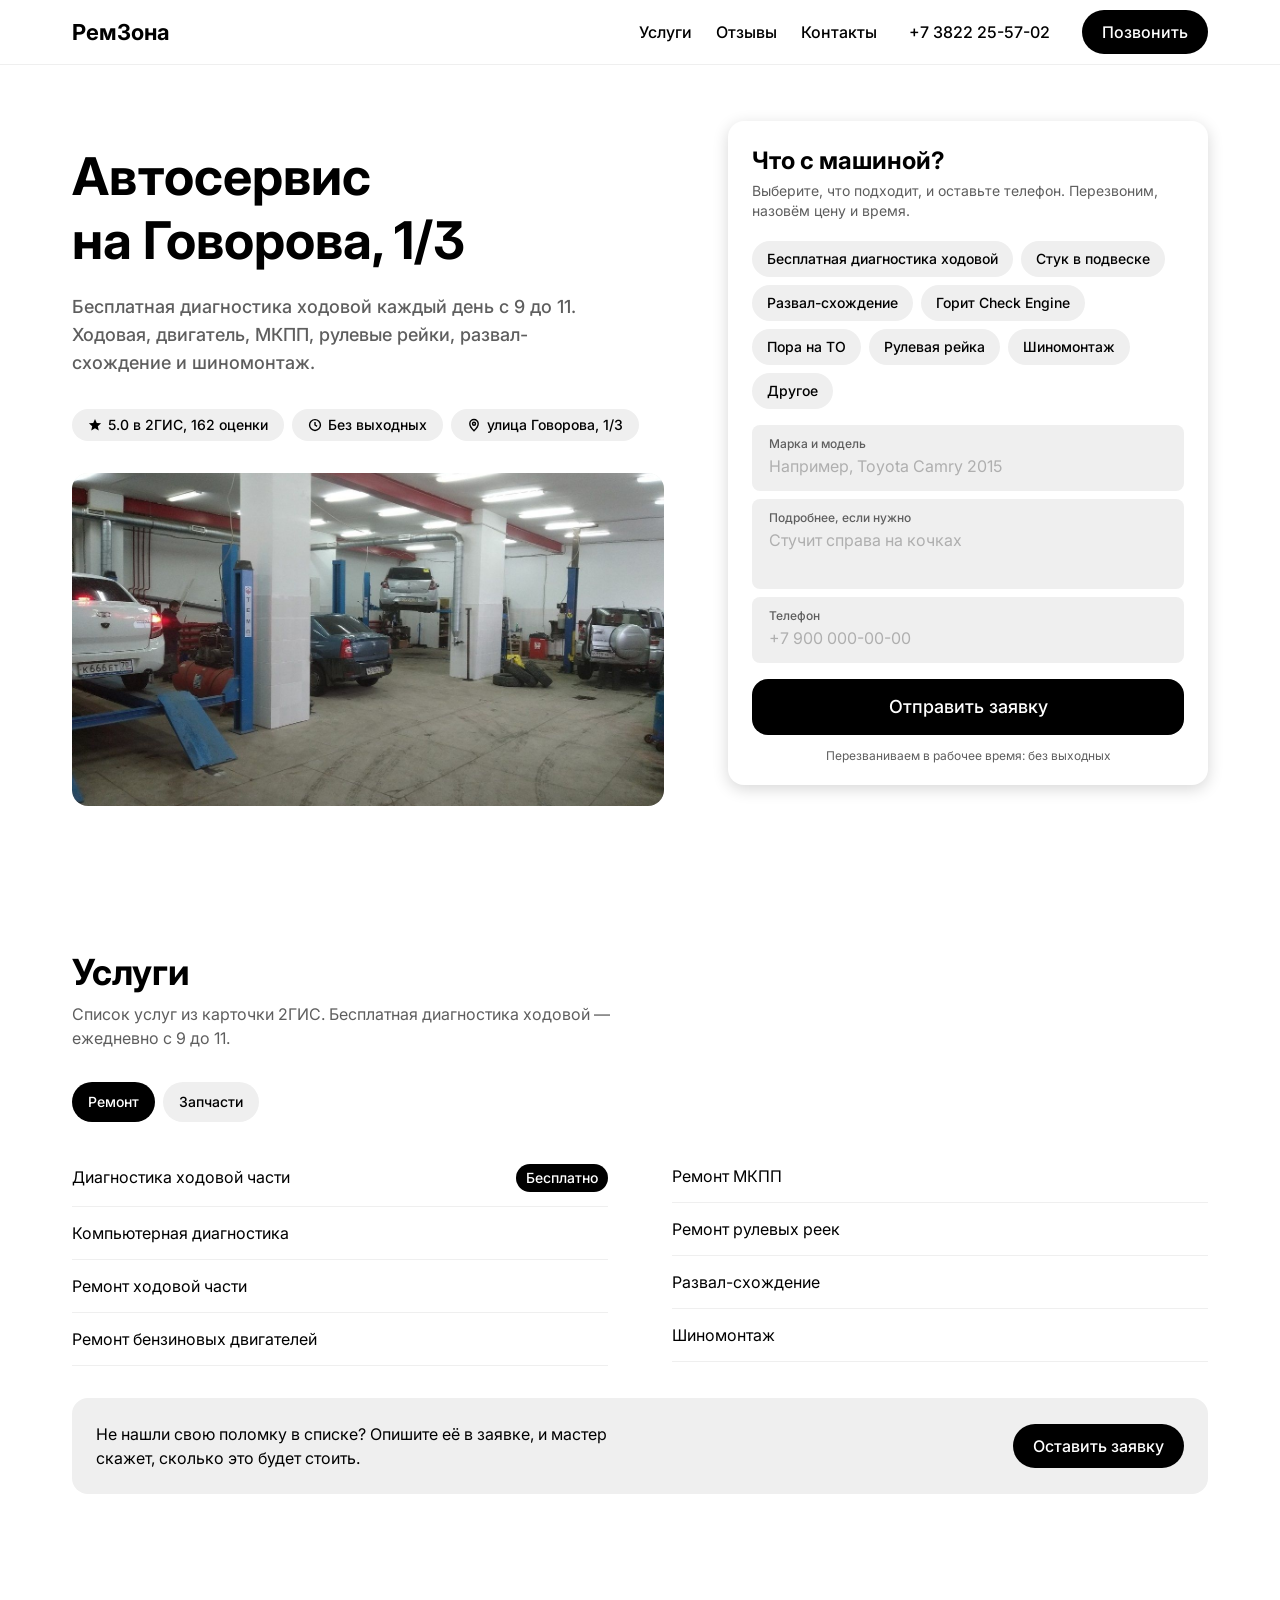
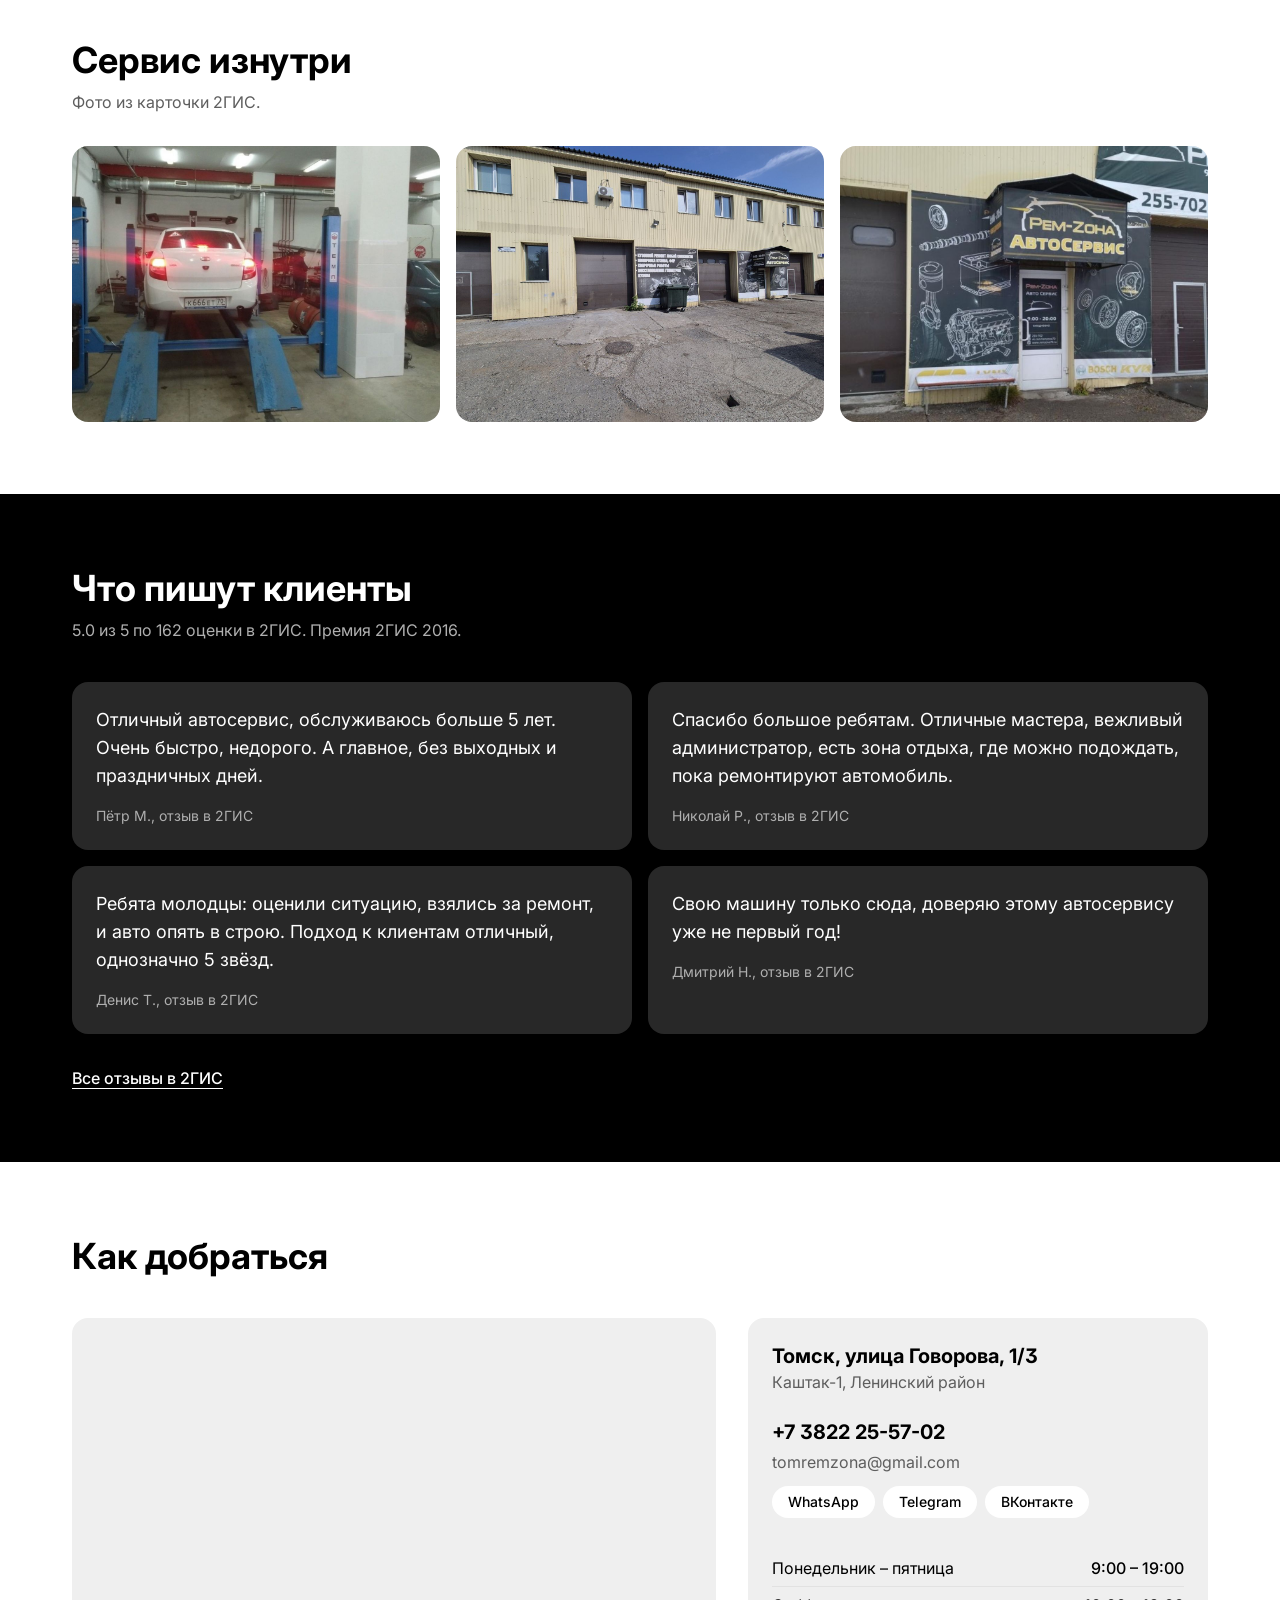
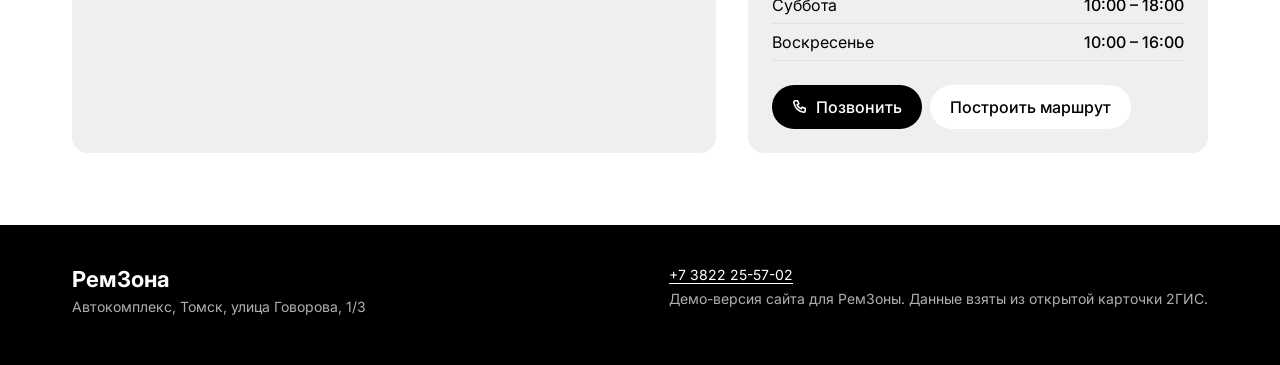
<file: remzona/index.html>
<!doctype html>
<html lang="ru">
<head>
  <meta charset="utf-8">
  <meta name="viewport" content="width=device-width, initial-scale=1">
  <title>РемЗона — автосервис на Говорова, 1/3, Томск</title>
  <meta name="description" content="Бесплатная диагностика ходовой ежедневно с 9 до 11. Ходовая, двигатель, МКПП, рулевые рейки, развал-схождение. Без выходных. 5.0 в 2ГИС.">
  <meta property="og:type" content="website">
  <meta property="og:locale" content="ru_RU">
  <meta property="og:site_name" content="РемЗона">
  <meta property="og:title" content="РемЗона — автосервис на Говорова, 1/3">
  <meta property="og:description" content="Бесплатная диагностика ходовой ежедневно с 9 до 11. Ходовая, двигатель, МКПП, рулевые рейки, развал-схождение. Без выходных. 5.0 в 2ГИС.">
  <meta name="robots" content="noindex, nofollow">
  <meta property="og:url" content="https://kewanmov.github.io/sites/remzona/">
  <meta property="og:image" content="https://kewanmov.github.io/sites/remzona/img/og.jpg">
  <meta property="og:image:width" content="1200">
  <meta property="og:image:height" content="630">
  <meta name="twitter:card" content="summary_large_image">
  <link rel="icon" href="data:image/svg+xml,%3Csvg xmlns='http://www.w3.org/2000/svg' viewBox='0 0 32 32'%3E%3Crect width='32' height='32' rx='16' fill='%23000'/%3E%3Ctext x='16' y='22' font-family='Arial' font-weight='700' font-size='17' fill='%23fff' text-anchor='middle'%3E%D0%A0%3C/text%3E%3C/svg%3E">
  <link rel="preload" as="image" href="img/hero.jpg">
  <link rel="preconnect" href="https://fonts.googleapis.com">
  <link rel="preconnect" href="https://fonts.gstatic.com" crossorigin>
  <link href="https://fonts.googleapis.com/css2?family=Inter:wght@400;500;700&display=swap" rel="stylesheet">
  <link rel="stylesheet" href="../template/style.css">
</head>
<body>
  <div id="app"></div>
  <script src="data.js"></script>
  <script src="../template/app.js"></script>
</body>
</html>
</file>
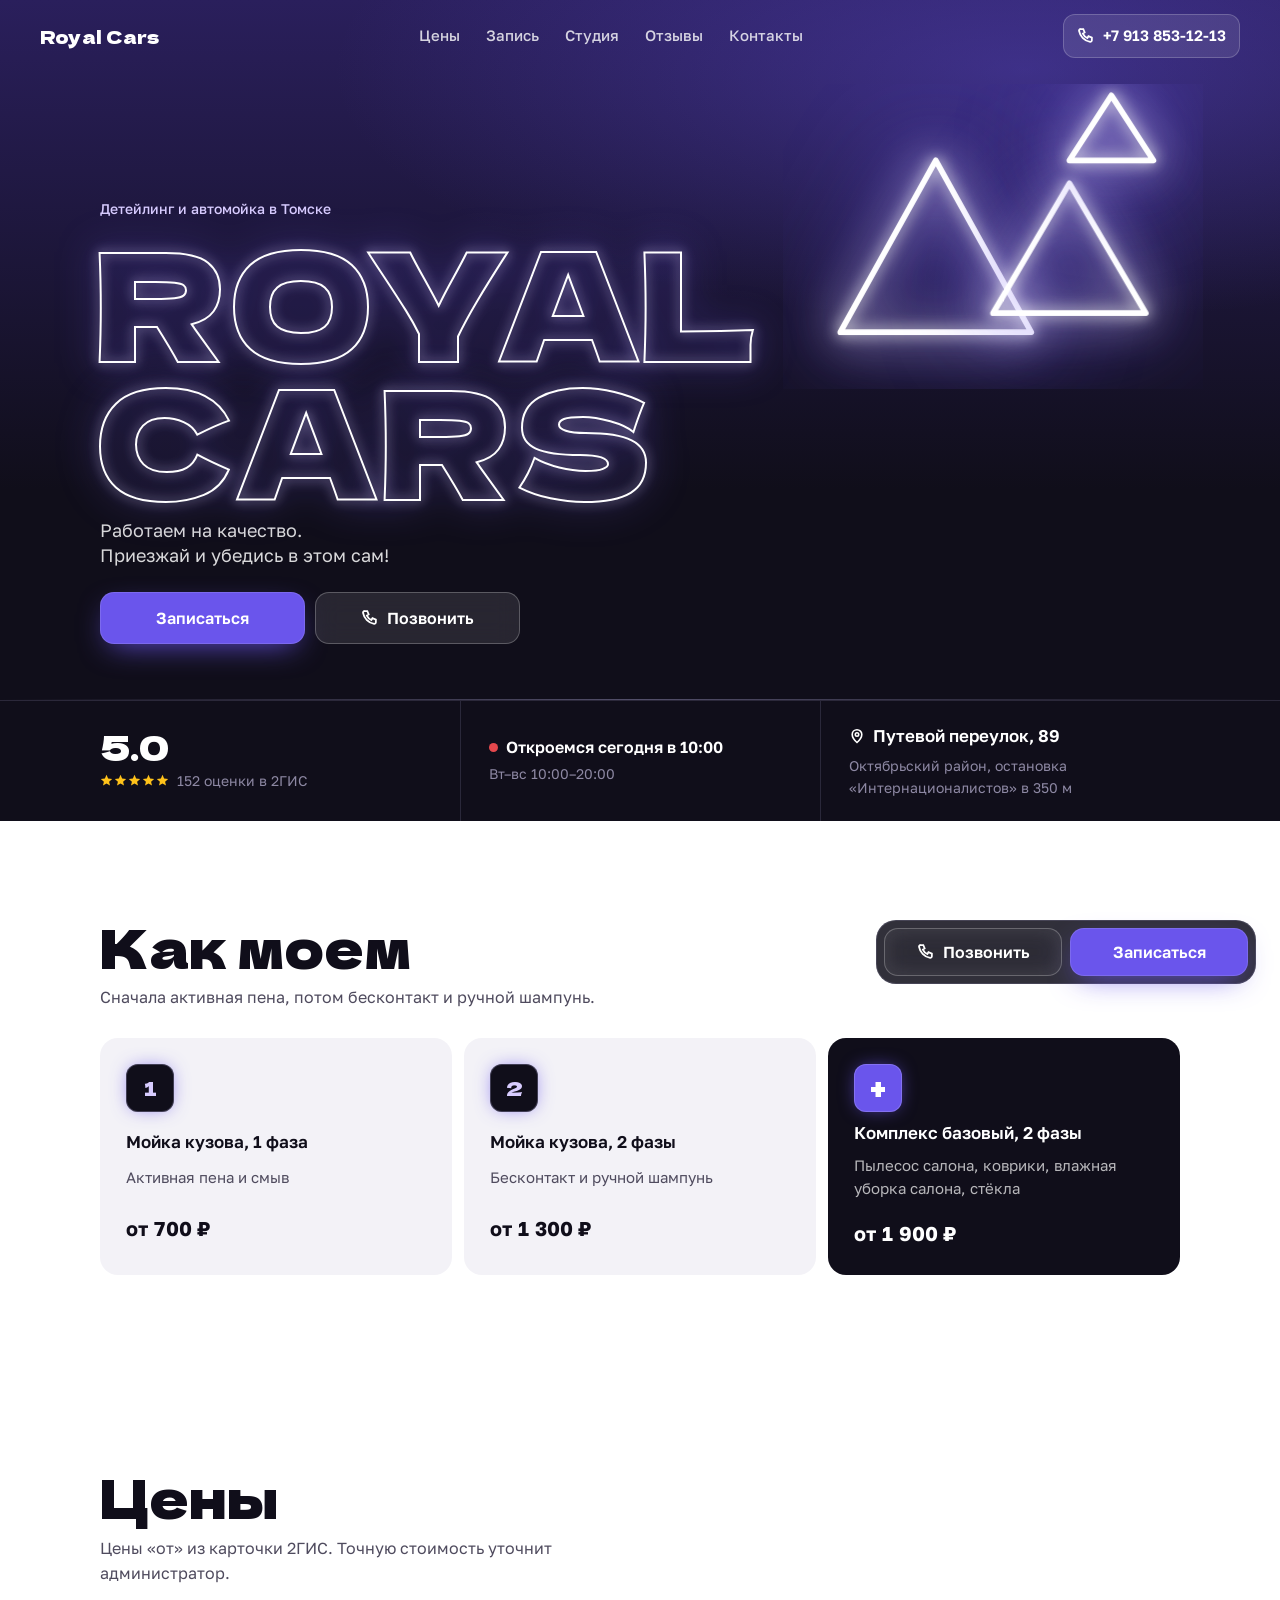
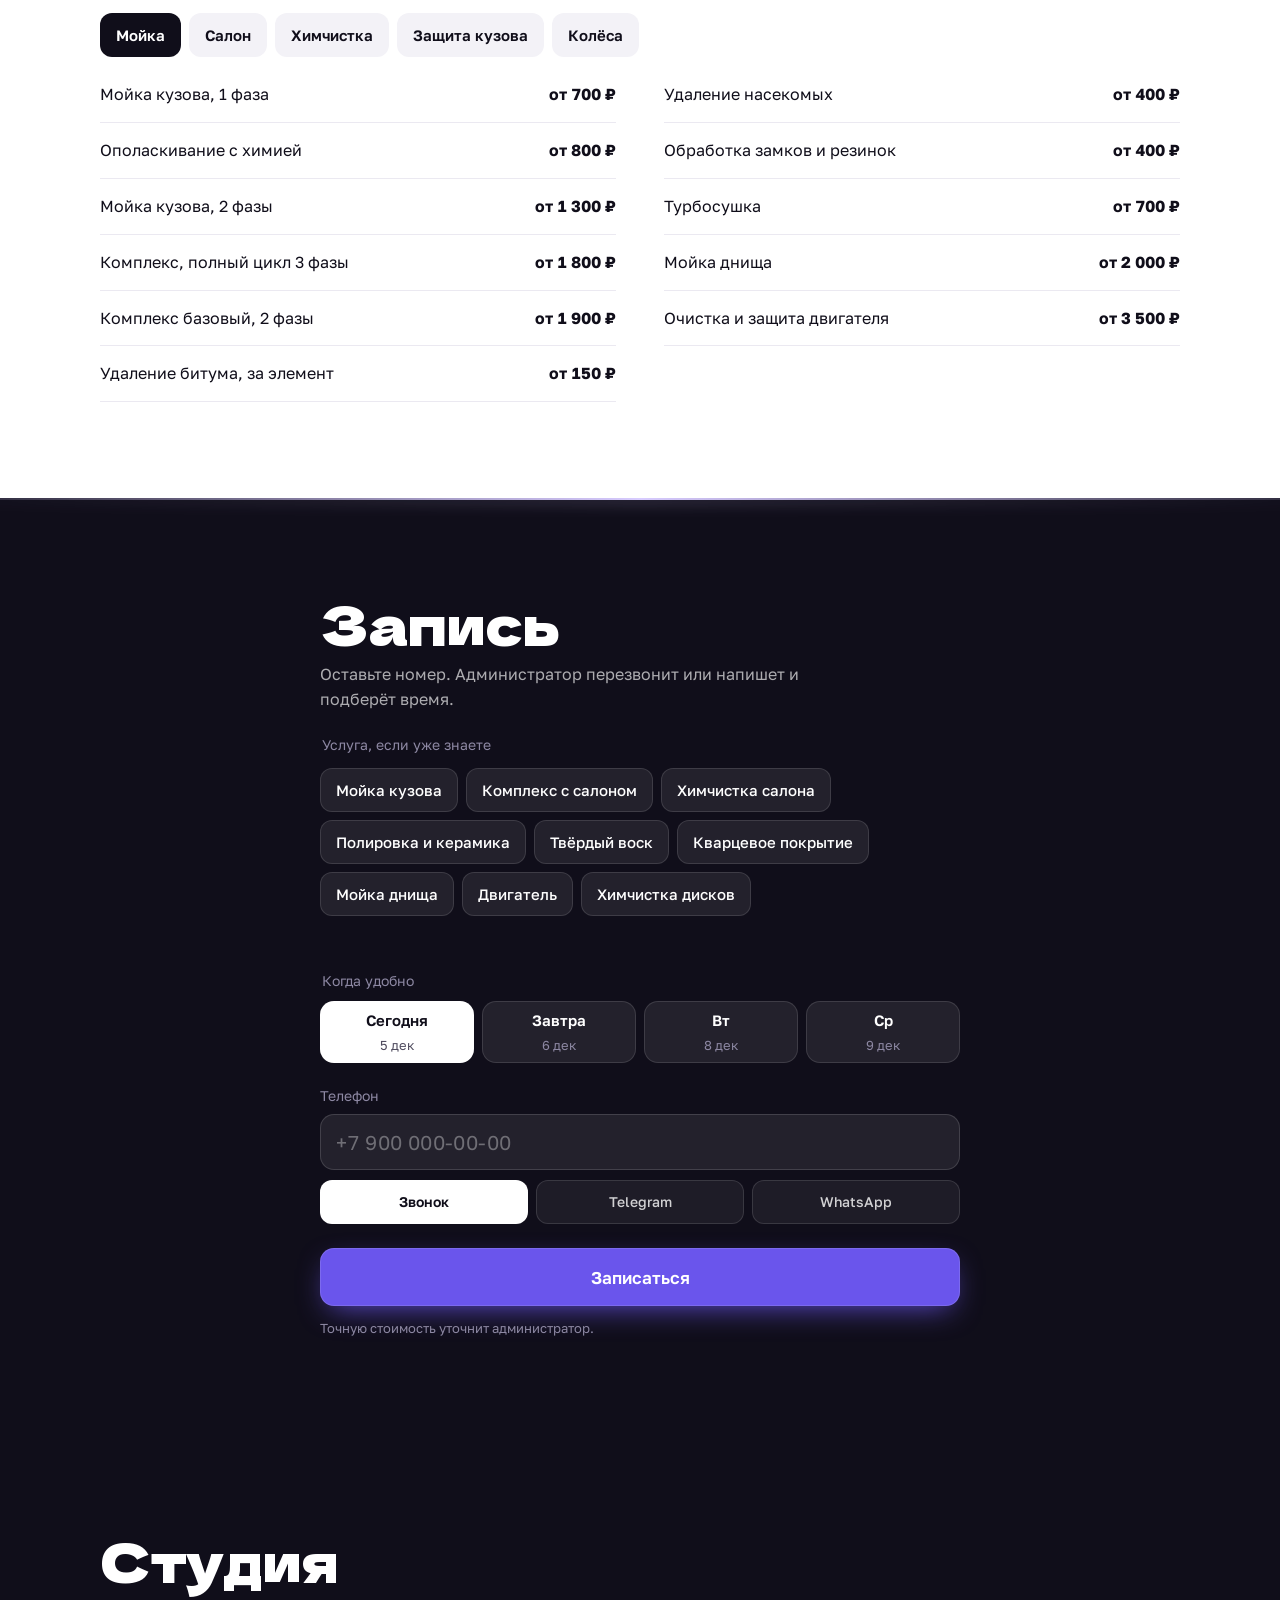
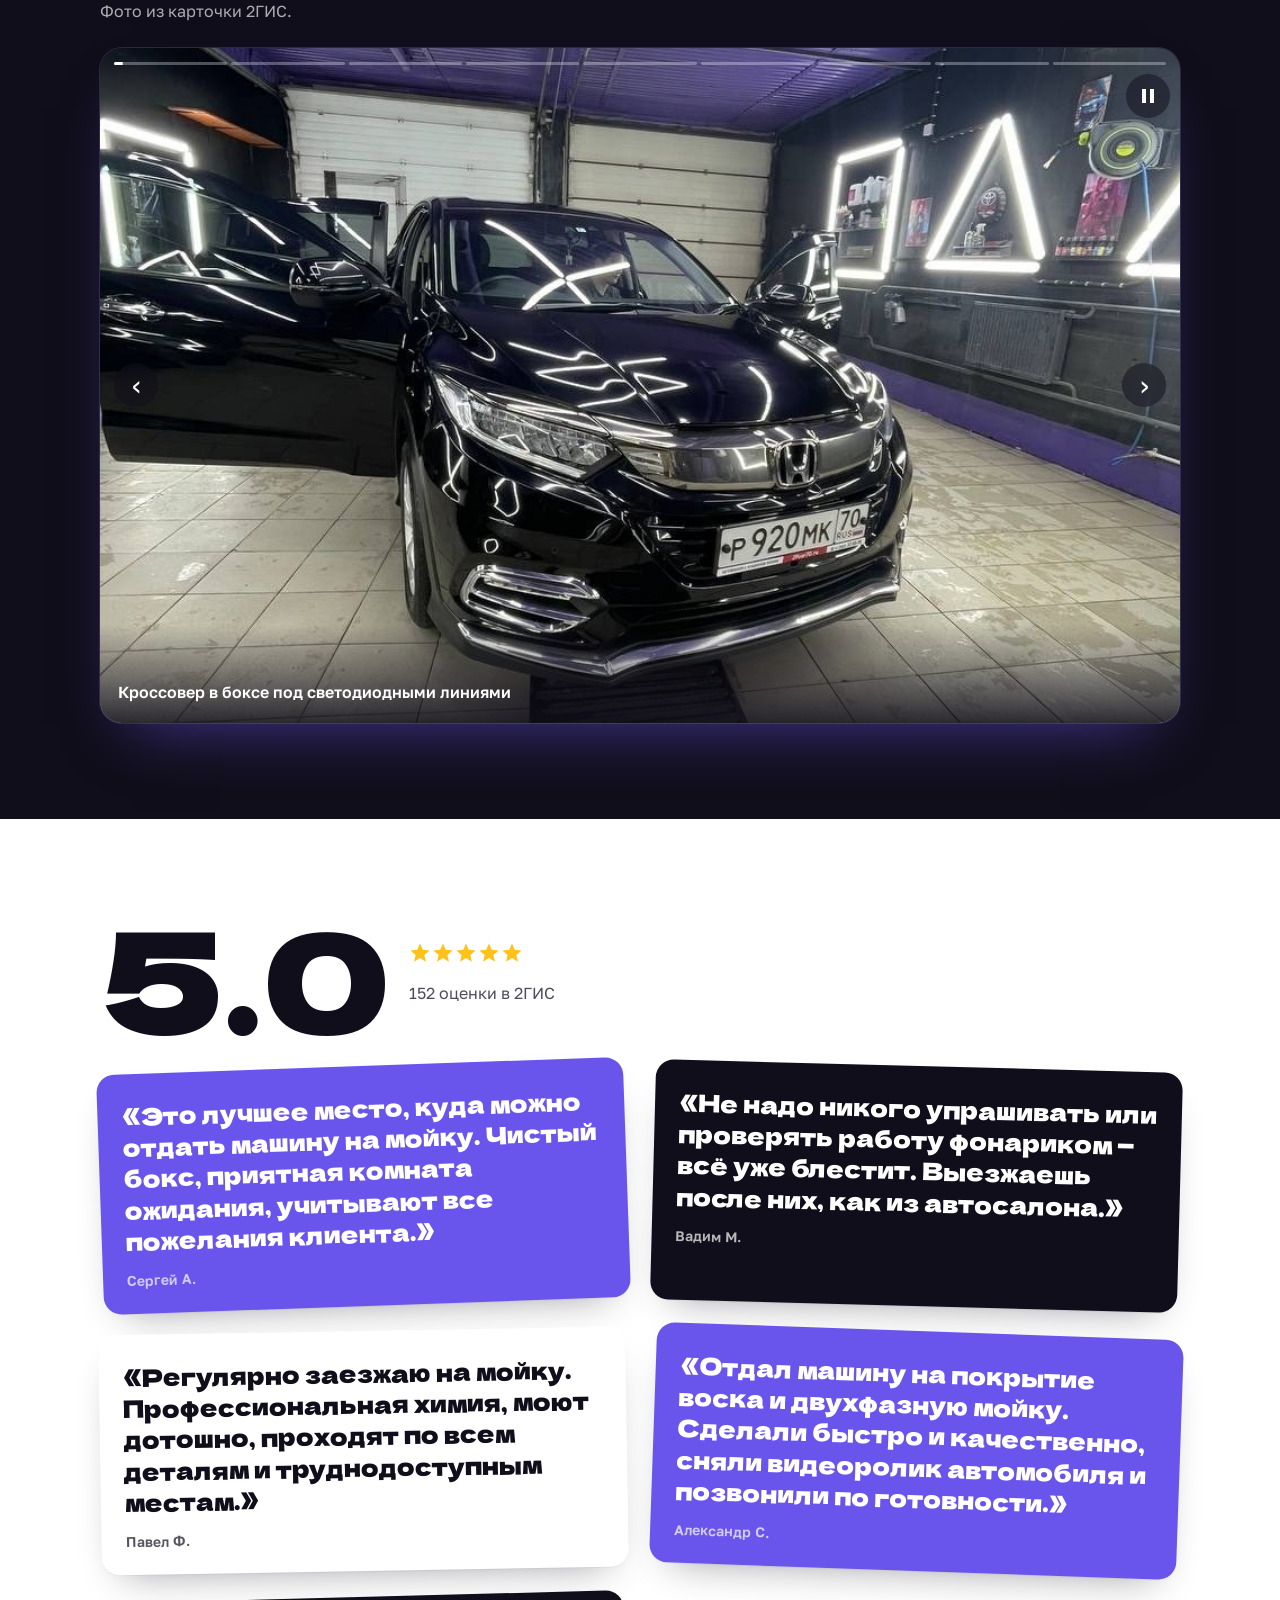
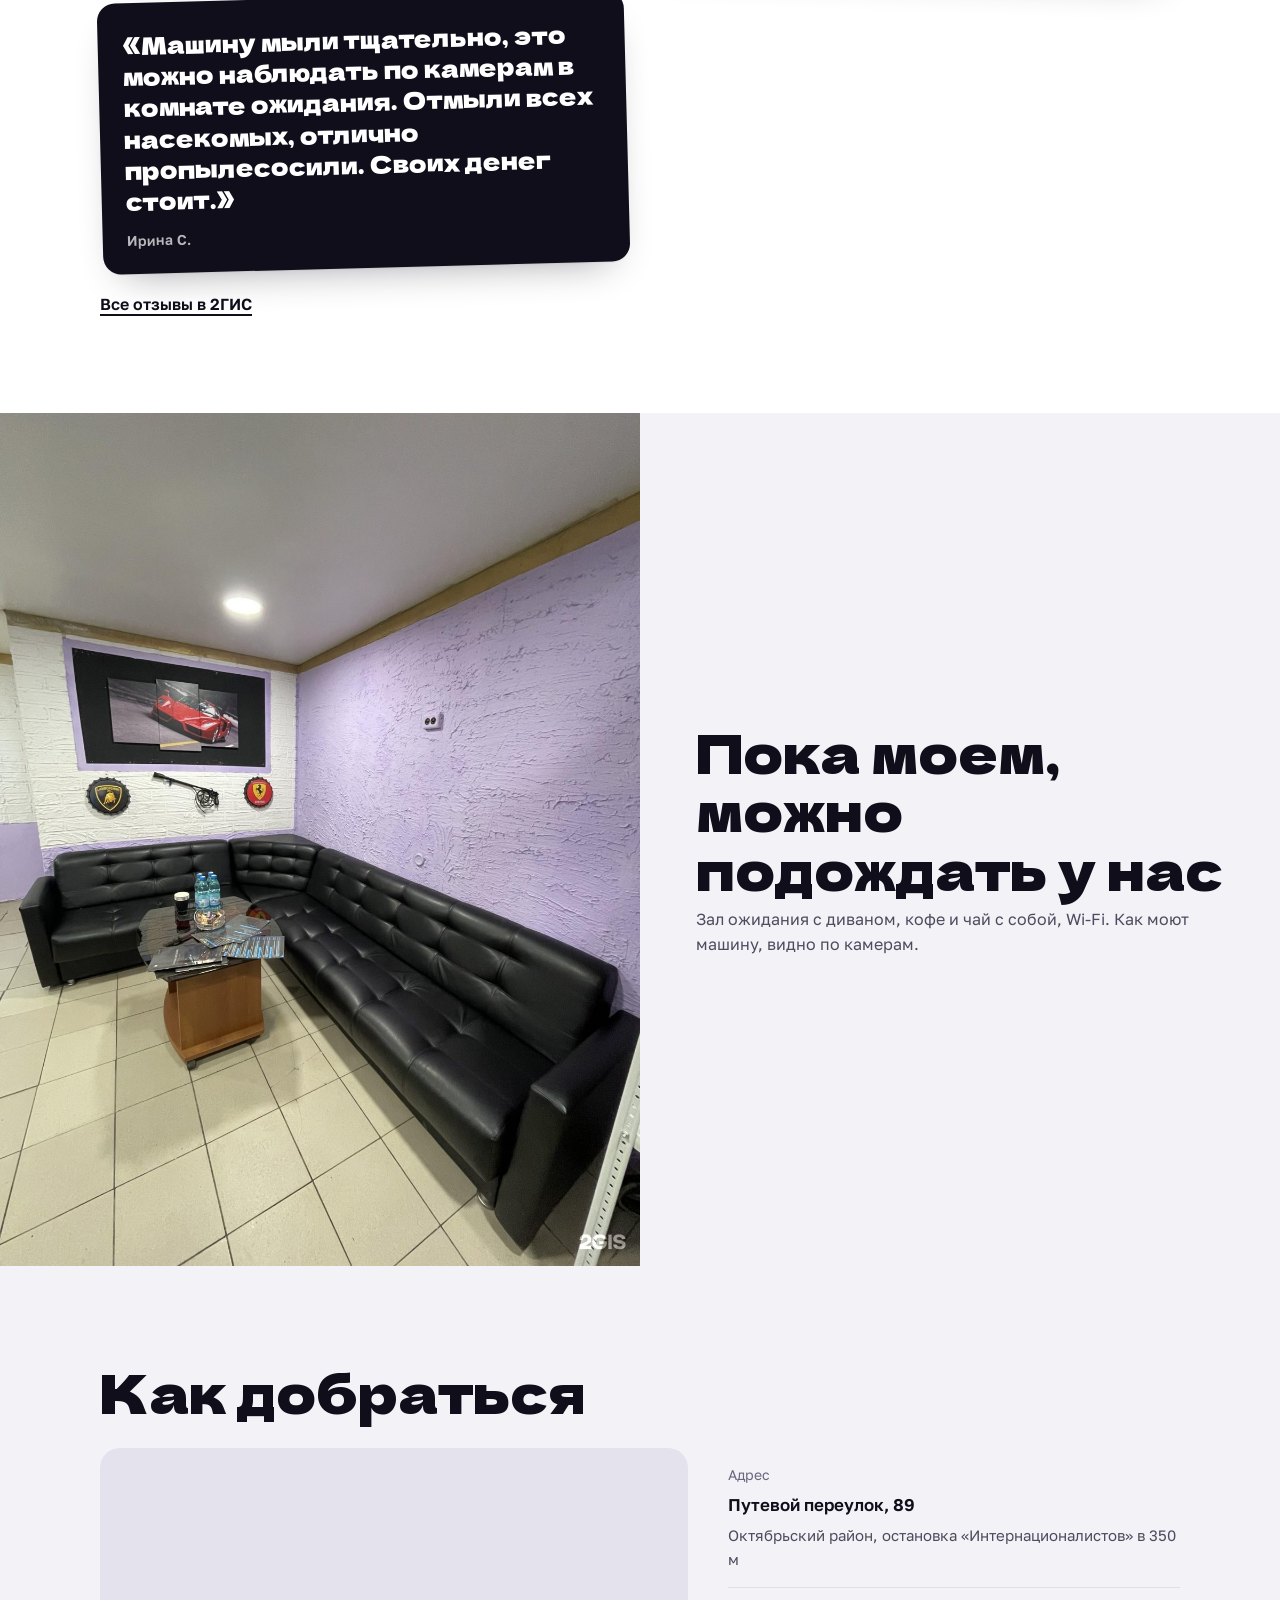
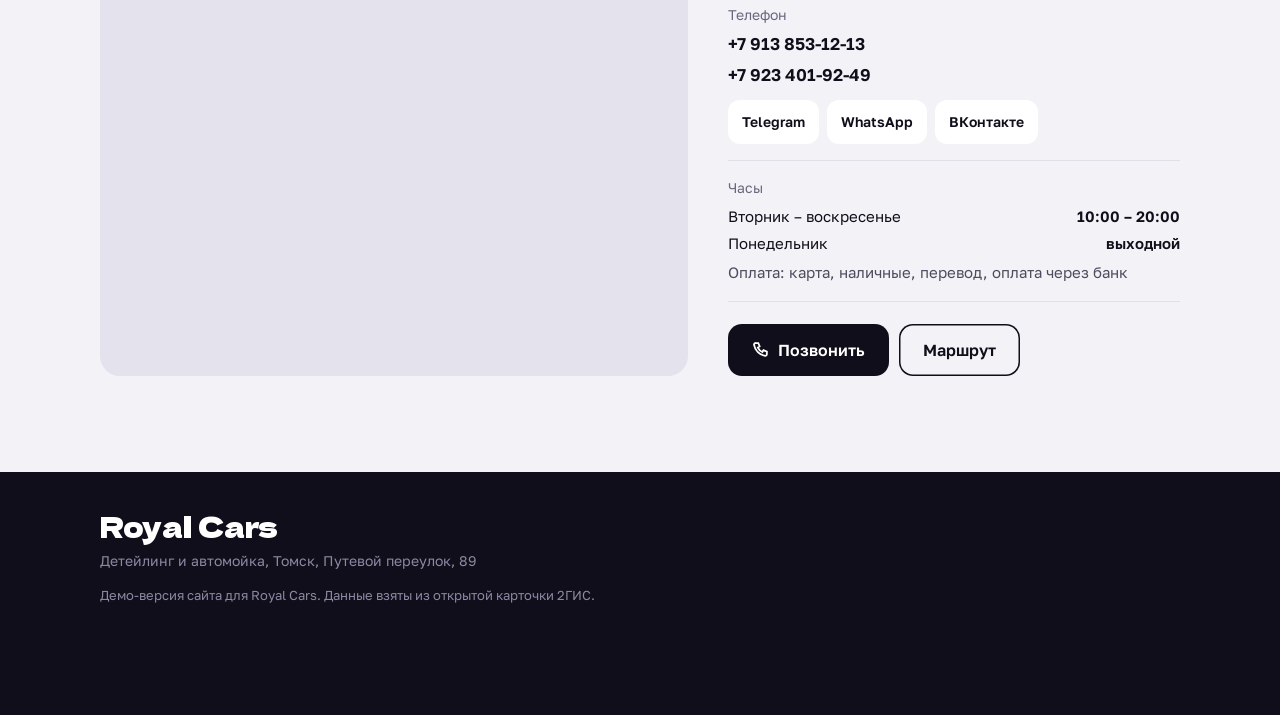
<file: royal-cars/index.html>
<!doctype html>
<html lang="ru">
<head>
  <meta charset="utf-8">
  <meta name="viewport" content="width=device-width, initial-scale=1, viewport-fit=cover">
  <title>Royal Cars — детейлинг и автомойка, Путевой переулок, 89, Томск</title>
  <meta name="description" content="Детейлинг и автомойка в Томске на Путевом переулке, 89. Двухфазная мойка, химчистка салона, воск и кварцевое покрытие. 5.0 в 2ГИС. Вт–вс 10:00–20:00.">
  <meta property="og:type" content="website">
  <meta property="og:locale" content="ru_RU">
  <meta property="og:site_name" content="Royal Cars">
  <meta property="og:title" content="Royal Cars — детейлинг и автомойка в Томске">
  <meta property="og:description" content="Двухфазная мойка, химчистка, воск и кварц. 5.0 в 2ГИС, 152 оценки. Вт–вс 10:00–20:00.">
  <meta name="robots" content="noindex, nofollow">
  <meta property="og:url" content="https://kewanmov.github.io/sites/royal-cars/">
  <meta property="og:image" content="https://kewanmov.github.io/sites/royal-cars/img/og.jpg">
  <meta property="og:image:width" content="1200">
  <meta property="og:image:height" content="630">
  <meta name="twitter:card" content="summary_large_image">
  <meta name="theme-color" content="#100e1a">
  <link rel="icon" href="data:image/svg+xml,%3Csvg xmlns='http://www.w3.org/2000/svg' viewBox='0 0 32 32'%3E%3Crect width='32' height='32' rx='8' fill='%23100e1a'/%3E%3Ctext x='16' y='22' font-family='Arial' font-weight='700' font-size='15' fill='%23cfc8ff' text-anchor='middle'%3ERC%3C/text%3E%3C/svg%3E">
  <link rel="preload" as="image" href="img/hero.jpg">
  <link rel="preconnect" href="https://fonts.googleapis.com">
  <link rel="preconnect" href="https://fonts.gstatic.com" crossorigin>
  <link href="https://fonts.googleapis.com/css2?family=Dela+Gothic+One&family=Golos+Text:wght@400;500;600;700&display=swap" rel="stylesheet">
  <link rel="stylesheet" href="../template-detailing/style.css">
</head>
<body>
  <div id="app"></div>
  <script src="data.js"></script>
  <script src="../template-detailing/app.js"></script>
</body>
</html>
</file>
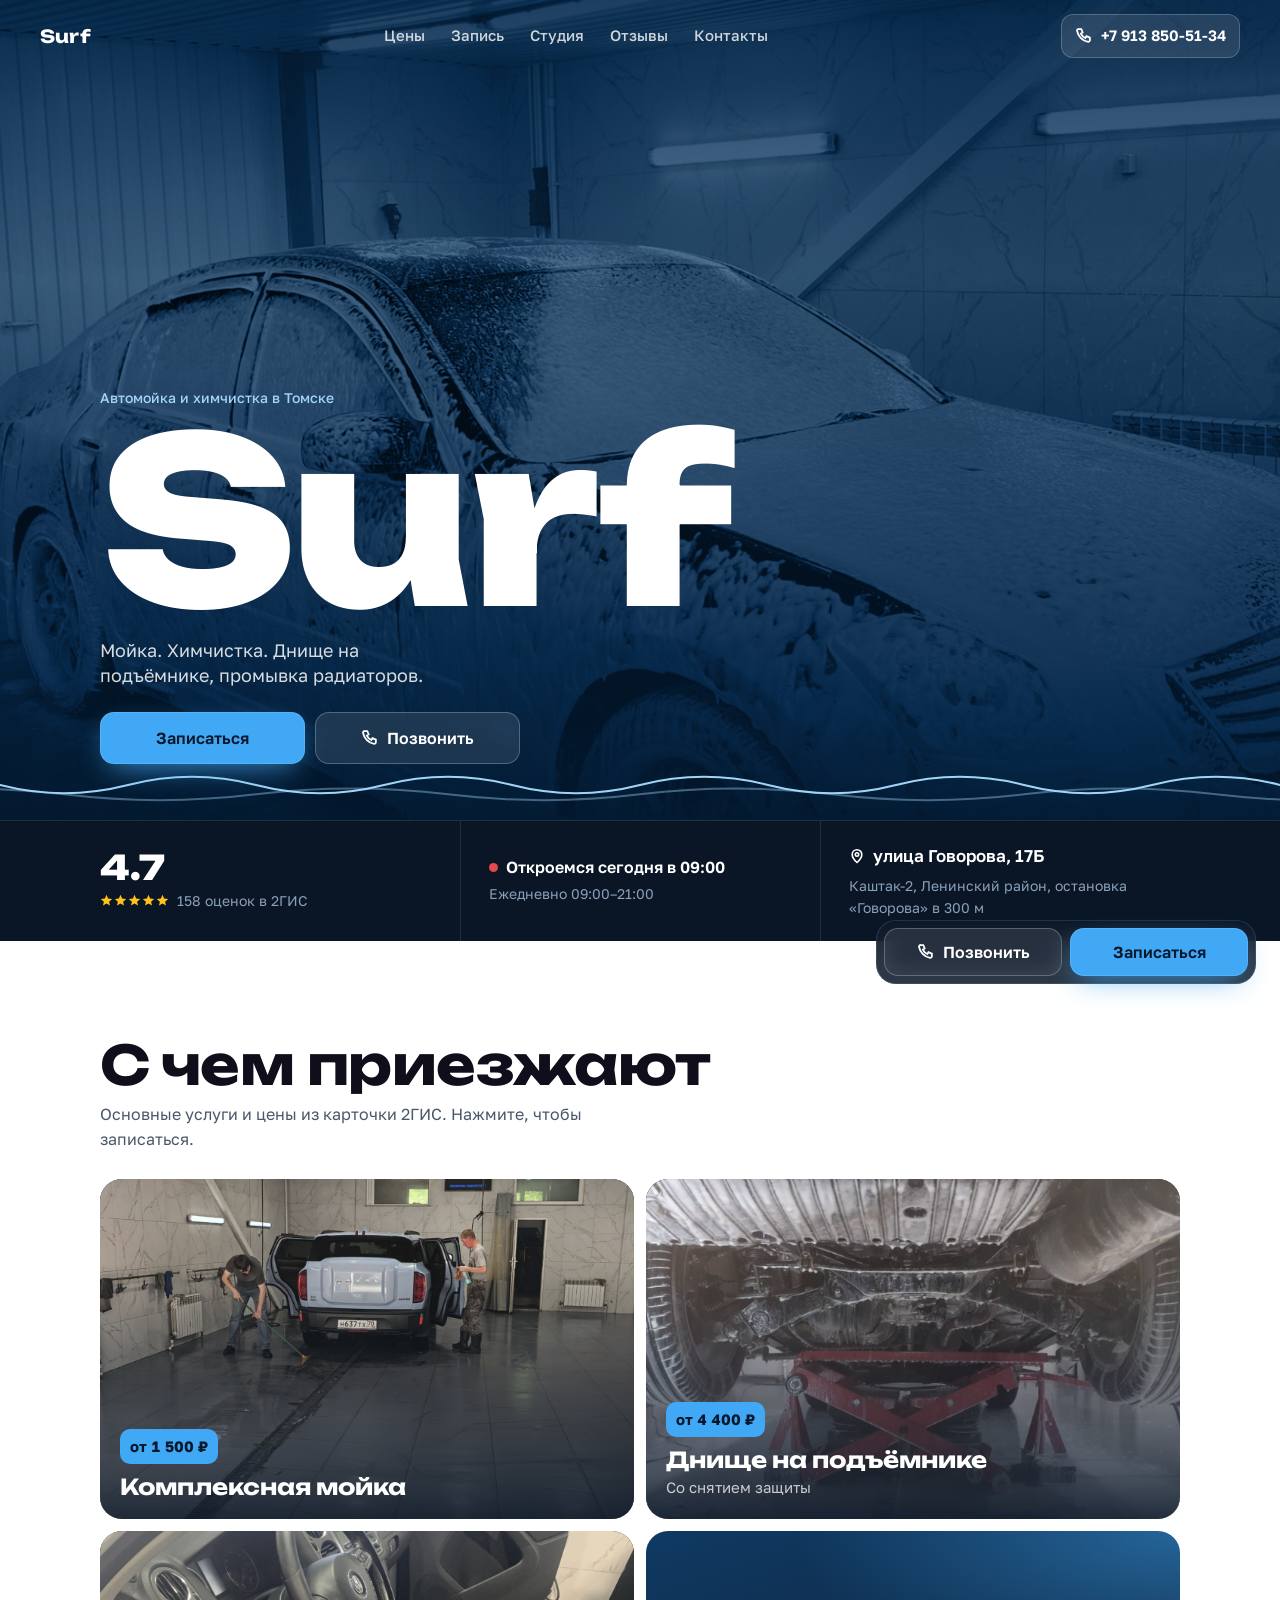
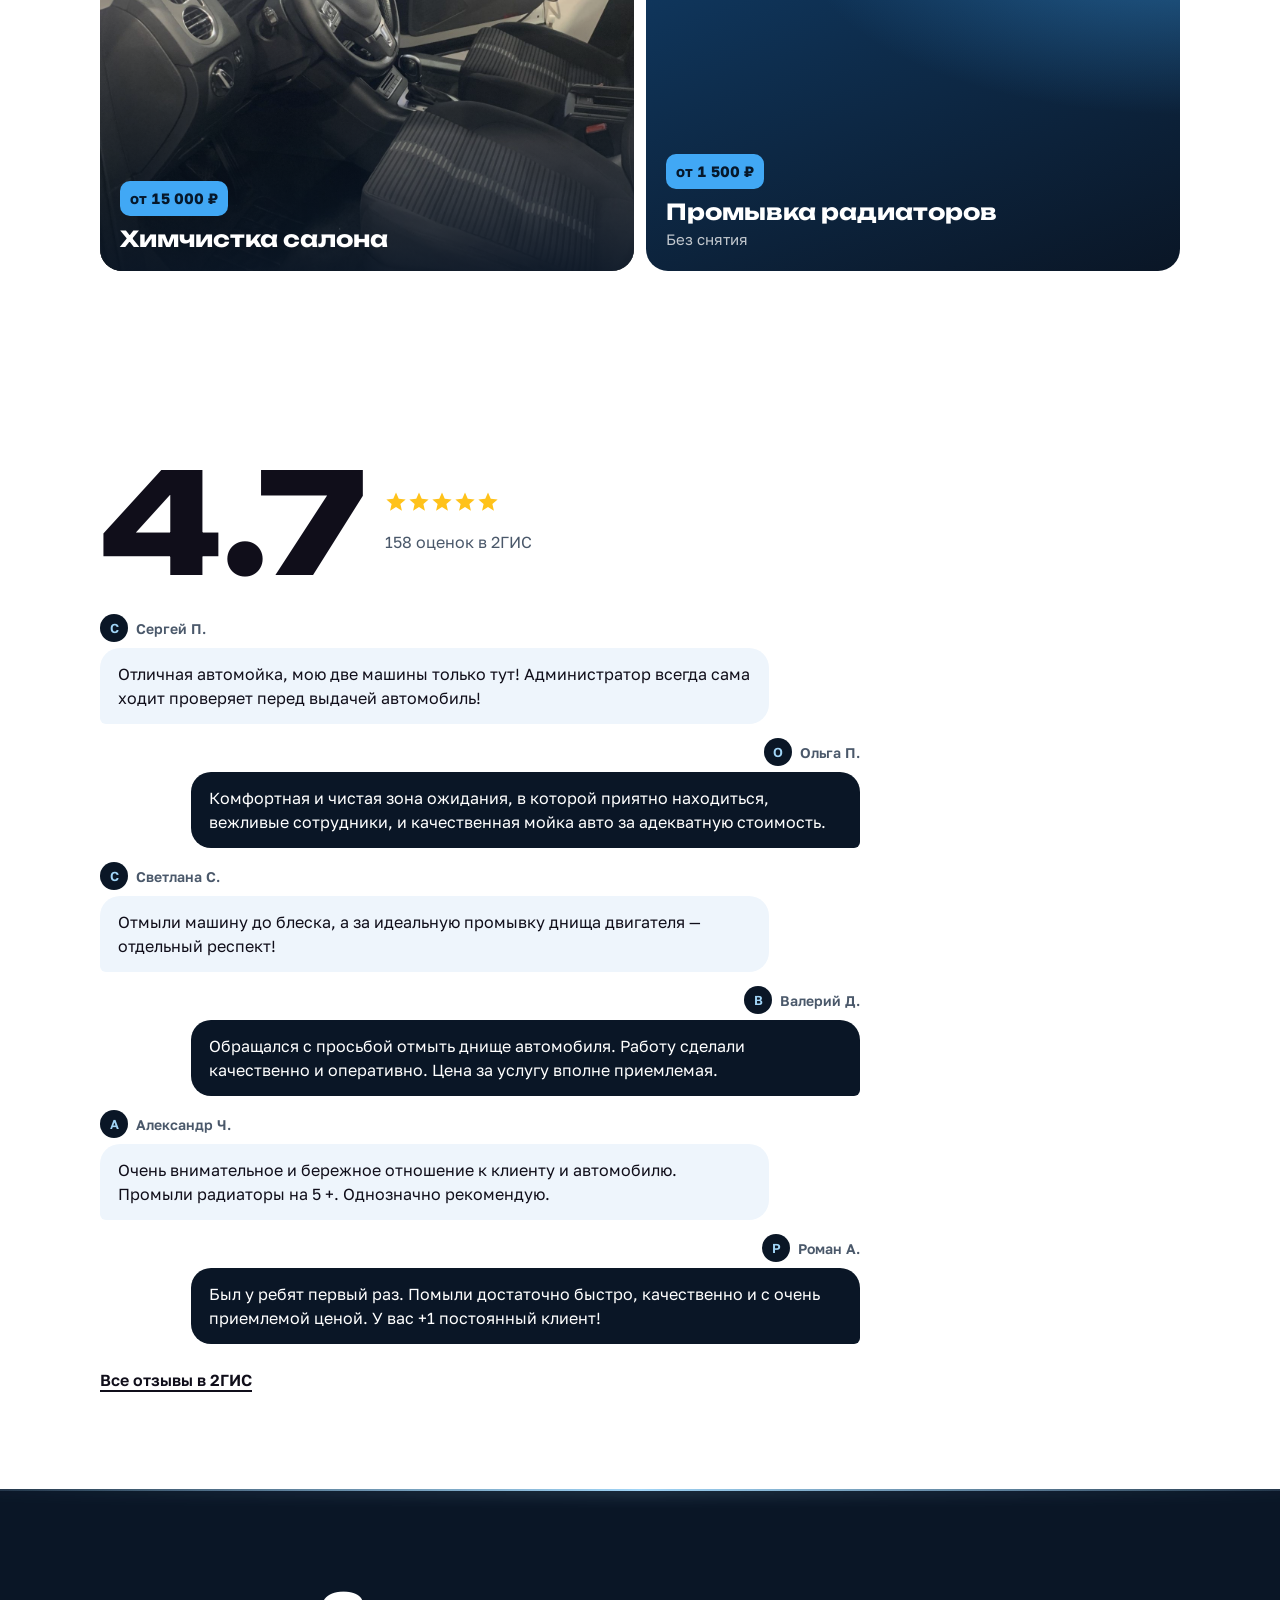
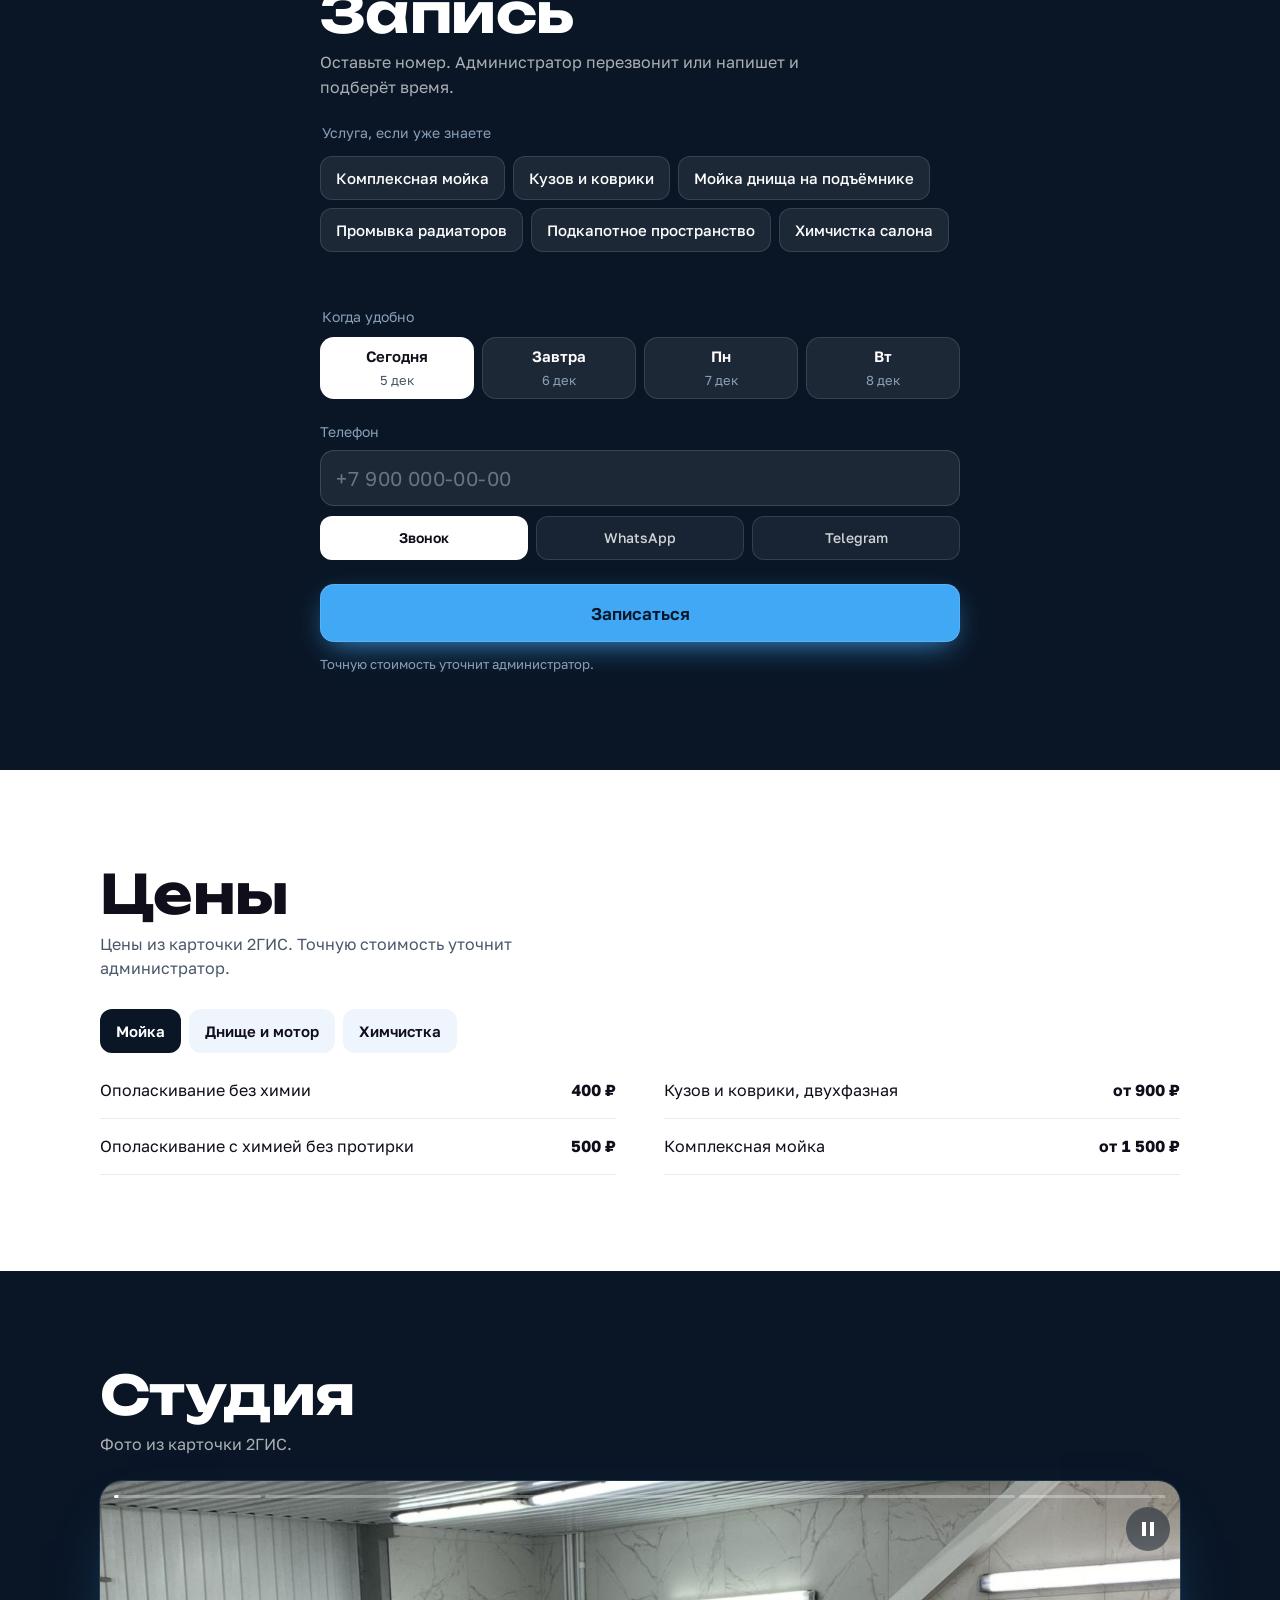
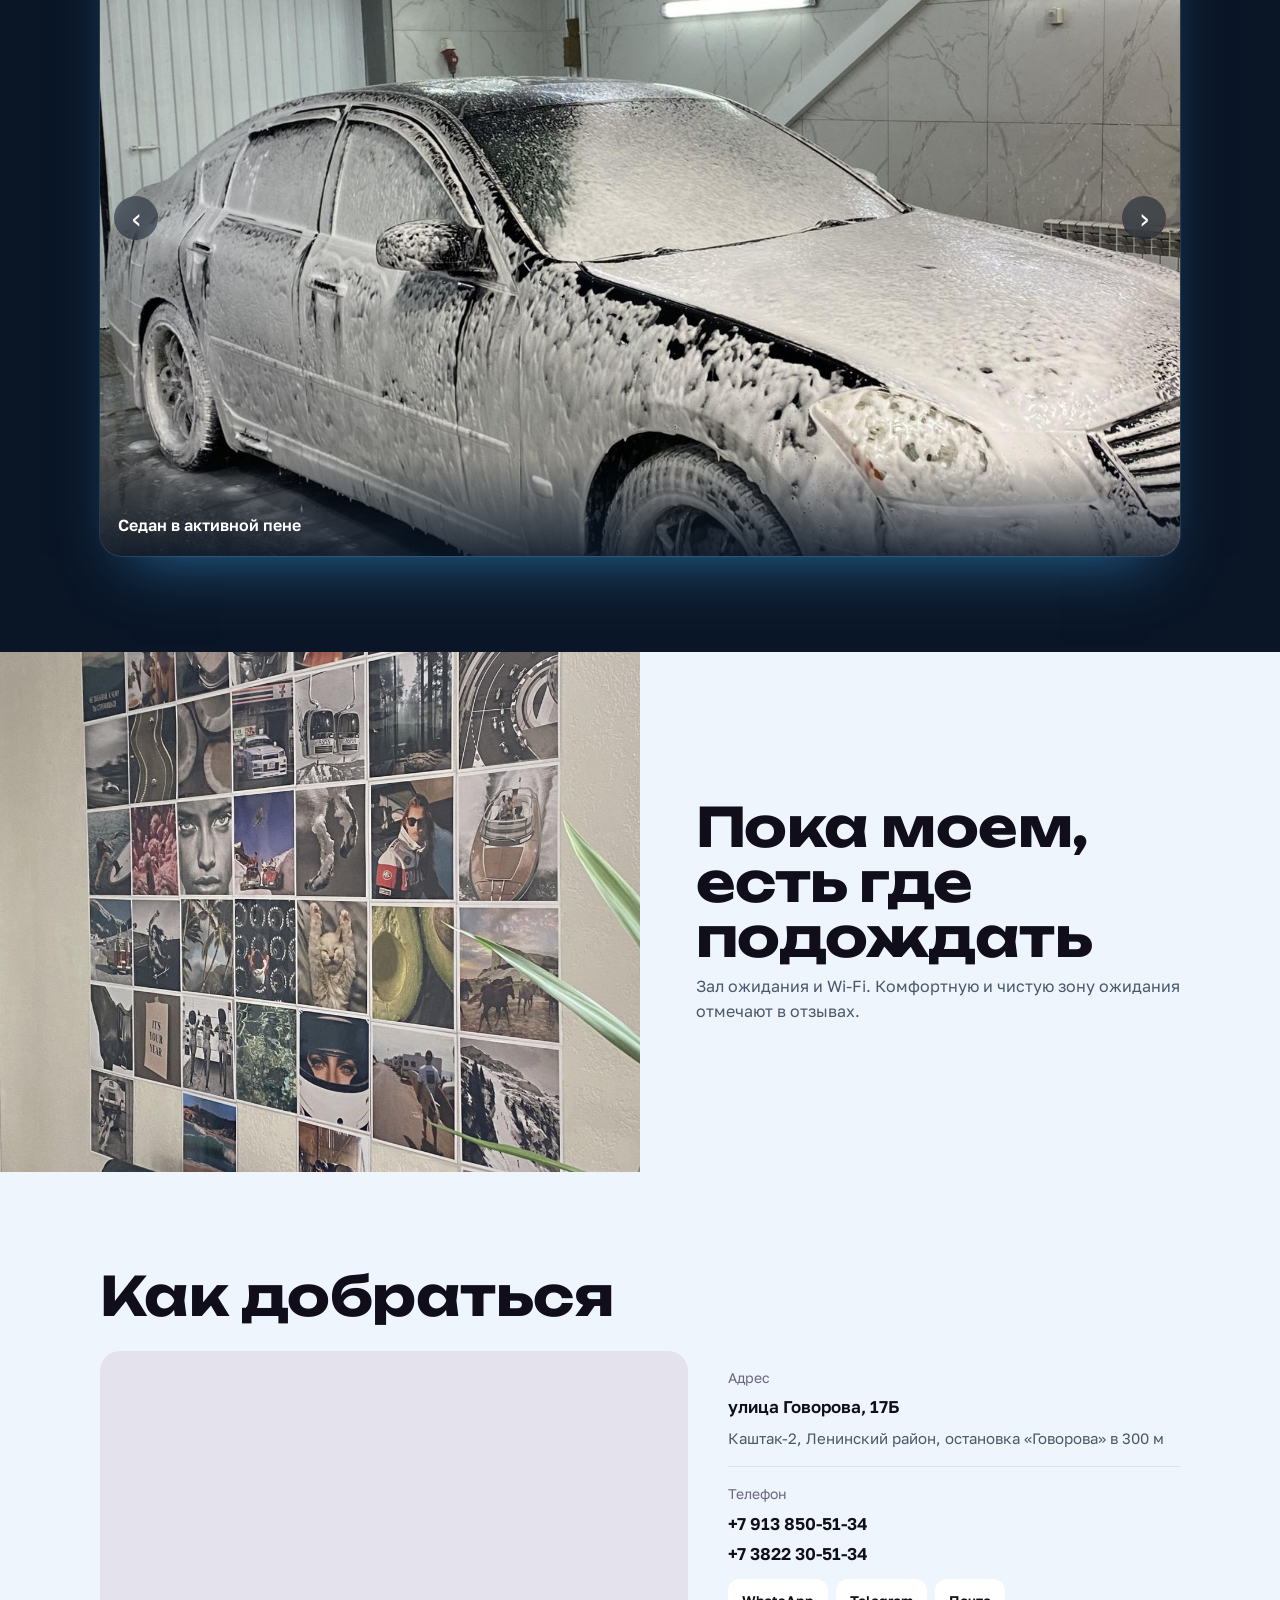
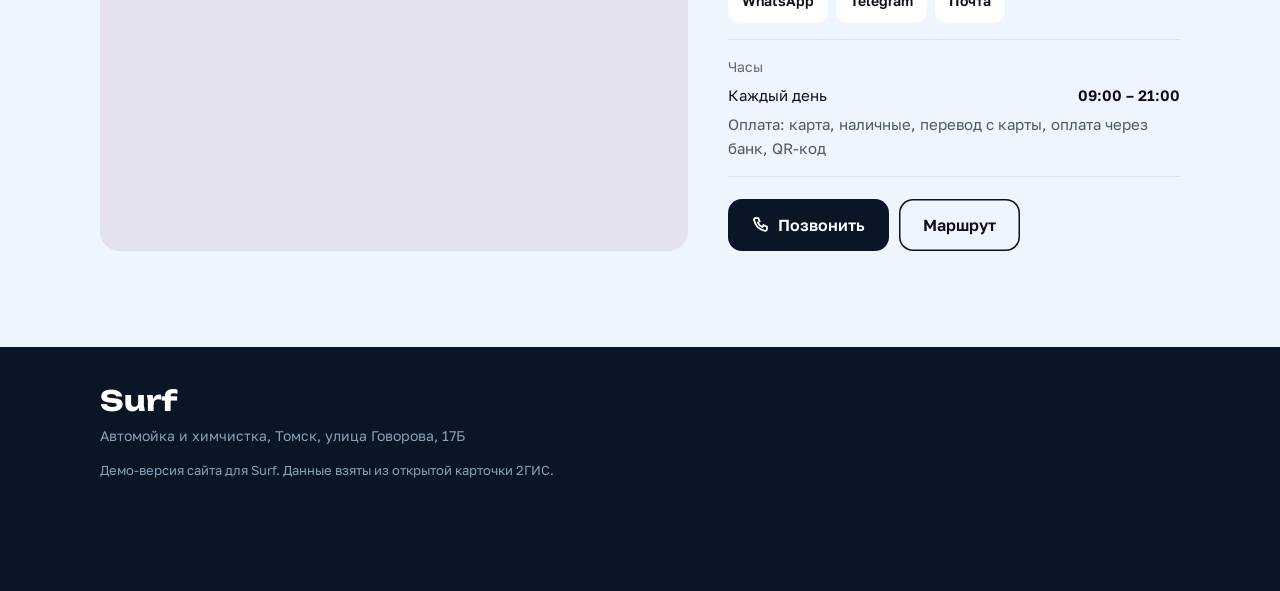
<file: surf/index.html>
<!doctype html>
<html lang="ru">
<head>
  <meta charset="utf-8">
  <meta name="viewport" content="width=device-width, initial-scale=1, viewport-fit=cover">
  <title>Surf — автомойка и химчистка, улица Говорова, 17Б, Томск</title>
  <meta name="description" content="Автомойка Surf в Томске на улице Говорова, 17Б. Комплексная мойка от 1 500 ₽, мойка днища на подъёмнике, промывка радиаторов, химчистка салона. Ежедневно 09:00–21:00.">
  <meta property="og:type" content="website">
  <meta property="og:locale" content="ru_RU">
  <meta property="og:site_name" content="Surf">
  <meta property="og:title" content="Surf — автомойка и химчистка в Томске">
  <meta property="og:description" content="Мойка, химчистка, днище на подъёмнике. 4.7, 158 оценок в 2ГИС. Ежедневно 09:00–21:00.">
  <meta name="robots" content="noindex, nofollow">
  <meta property="og:url" content="https://kewanmov.github.io/sites/surf/">
  <meta property="og:image" content="https://kewanmov.github.io/sites/surf/img/og.jpg">
  <meta property="og:image:width" content="1200">
  <meta property="og:image:height" content="630">
  <meta name="twitter:card" content="summary_large_image">
  <meta name="theme-color" content="#0a1626">
  <link rel="icon" href="data:image/svg+xml,%3Csvg xmlns='http://www.w3.org/2000/svg' viewBox='0 0 32 32'%3E%3Crect width='32' height='32' rx='8' fill='%230a1626'/%3E%3Cpath d='M5 19q3.5-6 7 0t7 0 7 0' fill='none' stroke='%2341a8f5' stroke-width='2.6' stroke-linecap='round'/%3E%3C/svg%3E">
  <link rel="preload" as="image" href="img/foam.jpg">
  <link rel="preconnect" href="https://fonts.googleapis.com">
  <link rel="preconnect" href="https://fonts.gstatic.com" crossorigin>
  <link href="https://fonts.googleapis.com/css2?family=Unbounded:wght@600;700;800&family=Golos+Text:wght@400;500;600;700&display=swap" rel="stylesheet">
  <link rel="stylesheet" href="../template-detailing/style.css">
</head>
<body>
  <div id="app"></div>
  <script src="data.js"></script>
  <script src="../template-detailing/app.js"></script>
</body>
</html>
</file>
<file: template/style.css>
:root {
  --ink: #000000;
  --on-dark: #ffffff;
  --canvas: #ffffff;
  --canvas-soft: #efefef;
  --canvas-softer: #f3f3f3;
  --pressed: #e2e2e2;
  --body: #5e5e5e;
  --mute: #afafaf;
  --hairline-mid: #4b4b4b;
  --black-elevated: #282828;
  --r-md: 8px;
  --r-lg: 12px;
  --r-xl: 16px;
  --r-pill: 999px;
  --shadow-card: rgba(0, 0, 0, 0.16) 0 4px 16px 0;
  --shadow-float: rgba(0, 0, 0, 0.16) 0 2px 8px 0;
  --gutter: 32px;
  --font: "Inter", system-ui, "Helvetica Neue", Arial, sans-serif;
}

*, *::before, *::after { box-sizing: border-box; }

html { scroll-behavior: smooth; scroll-padding-top: 80px; }

body {
  margin: 0;
  font-family: var(--font);
  font-size: 16px;
  line-height: 24px;
  color: var(--ink);
  background: var(--canvas);
  -webkit-font-smoothing: antialiased;
}

h1, h2, h3 {
  margin: 0;
  font-weight: 700;
  font-feature-settings: "ss01";
  letter-spacing: 0;
}

p { margin: 0; }

a { color: inherit; }

button, input, textarea { font: inherit; color: inherit; }

:focus-visible {
  outline: 2px solid var(--ink);
  outline-offset: 3px;
}

.on-dark :focus-visible { outline-color: var(--on-dark); }

.container {
  width: 100%;
  max-width: 1200px;
  margin: 0 auto;
  padding: 0 var(--gutter);
}

.btn {
  display: inline-flex;
  align-items: center;
  justify-content: center;
  gap: 8px;
  min-height: 44px;
  padding: 10px 20px;
  border: 0;
  border-radius: var(--r-pill);
  font-size: 16px;
  line-height: 20px;
  font-weight: 500;
  text-decoration: none;
  cursor: pointer;
  white-space: nowrap;
  transition: background-color .15s ease;
}

.btn-primary { background: var(--ink); color: var(--on-dark); }
.btn-primary:hover { background: var(--black-elevated); }

.btn-subtle { background: var(--canvas-soft); color: var(--ink); }
.btn-subtle:hover { background: var(--pressed); }

.btn-secondary { background: var(--canvas); color: var(--ink); }
.btn-secondary:hover { background: var(--pressed); }

.nav {
  position: sticky;
  top: 0;
  z-index: 20;
  background: var(--canvas);
  border-bottom: 1px solid var(--canvas-soft);
}

.nav-inner {
  display: flex;
  align-items: center;
  gap: 32px;
  height: 64px;
}

.brand {
  font-size: 22px;
  line-height: 28px;
  font-weight: 700;
  font-feature-settings: "ss01";
  text-decoration: none;
}

.nav-links {
  display: flex;
  gap: 24px;
  margin-left: auto;
}

.nav-links a {
  font-weight: 500;
  text-decoration: none;
  color: var(--ink);
}

.nav-links a:hover { text-decoration: underline; text-underline-offset: 4px; }

.nav-phone {
  font-weight: 500;
  text-decoration: none;
}

.hero { padding: 56px 0 72px; }

.hero-grid {
  display: grid;
  grid-template-columns: minmax(0, 1fr) minmax(0, 480px);
  gap: 64px;
  align-items: start;
}

.hero-copy { padding-top: 24px; }

.hero h1 {
  font-size: 52px;
  line-height: 64px;
  max-width: 16ch;
  text-wrap: balance;
}

.hero-lead {
  margin-top: 20px;
  max-width: 44ch;
  font-size: 18px;
  line-height: 28px;
  font-weight: 500;
  color: var(--body);
}

.hero-facts {
  display: flex;
  flex-wrap: wrap;
  gap: 8px;
  margin-top: 32px;
  padding: 0;
  list-style: none;
}

.fact {
  display: inline-flex;
  align-items: center;
  gap: 6px;
  padding: 8px 16px;
  border-radius: var(--r-pill);
  background: var(--canvas-soft);
  font-size: 14px;
  line-height: 16px;
  font-weight: 500;
  text-decoration: none;
}

a.fact:hover { background: var(--pressed); }

.fact svg { flex: none; }

.hero-photo {
  display: block;
  width: 100%;
  height: auto;
  aspect-ratio: 16 / 9;
  margin-top: 32px;
  border-radius: var(--r-xl);
  object-fit: cover;
  object-position: 50% 62%;
  background: var(--canvas-soft);
}

.section-tight { padding-top: 0; }

.gallery {
  display: grid;
  grid-template-columns: repeat(var(--cols, 4), minmax(0, 1fr));
  gap: 16px;
  margin-top: 32px;
}

.gallery img {
  display: block;
  width: 100%;
  height: auto;
  aspect-ratio: var(--aspect, 3 / 4);
  border-radius: var(--r-xl);
  object-fit: cover;
  background: var(--canvas-soft);
}

.request {
  padding: 16px;
  border-radius: var(--r-xl);
  background: var(--canvas);
  box-shadow: var(--shadow-card);
}

.request-inner { padding: 8px 8px 4px; }

.request h2 {
  font-size: 24px;
  line-height: 32px;
}

.request-sub {
  margin-top: 4px;
  font-size: 14px;
  line-height: 20px;
  color: var(--body);
}

.chips {
  display: flex;
  flex-wrap: wrap;
  gap: 8px;
  margin: 20px 0 0;
  padding: 0;
  border: 0;
}

.chips legend {
  position: absolute;
  width: 1px;
  height: 1px;
  overflow: hidden;
  clip: rect(0 0 0 0);
}

.chip {
  min-height: 36px;
  padding: 8px 14px;
  border: 1px solid transparent;
  border-radius: var(--r-pill);
  background: var(--canvas-soft);
  font-size: 14px;
  line-height: 18px;
  font-weight: 500;
  cursor: pointer;
  transition: background-color .15s ease, color .15s ease;
}

.chip:hover { background: var(--pressed); }

.chip[aria-pressed="true"] {
  background: var(--ink);
  color: var(--on-dark);
}

.fields {
  display: grid;
  gap: 8px;
  margin-top: 16px;
}

.field {
  display: block;
  padding: 10px 16px 12px;
  border-radius: var(--r-md);
  background: var(--canvas-soft);
  border: 1px solid transparent;
  transition: border-color .15s ease;
}

.field:focus-within { border-color: var(--ink); }

.field-label {
  display: block;
  font-size: 12px;
  line-height: 16px;
  font-weight: 500;
  color: var(--body);
}

.field input,
.field textarea {
  display: block;
  width: 100%;
  margin-top: 2px;
  padding: 0;
  border: 0;
  background: transparent;
  font-size: 16px;
  line-height: 24px;
  outline: none;
  resize: none;
}

.field input::placeholder,
.field textarea::placeholder { color: var(--mute); }

.field.is-invalid { border-color: var(--ink); background: var(--canvas-softer); }

.field-error {
  display: none;
  margin-top: 4px;
  font-size: 13px;
  line-height: 18px;
  font-weight: 500;
}

.field.is-invalid .field-error { display: block; }

.submit {
  width: 100%;
  min-height: 56px;
  margin-top: 16px;
  border: 0;
  border-radius: var(--r-xl);
  background: var(--ink);
  color: var(--on-dark);
  font-size: 18px;
  line-height: 24px;
  font-weight: 500;
  cursor: pointer;
  transition: background-color .15s ease;
}

.submit:hover { background: var(--black-elevated); }

.request-fine {
  margin-top: 12px;
  font-size: 12px;
  line-height: 18px;
  color: var(--body);
  text-align: center;
}

.request-done {
  padding: 24px 8px 12px;
}

.request-done:focus { outline: none; }

.request-done h2 { margin-top: 16px; }

.request-done p {
  margin-top: 8px;
  color: var(--body);
}

.done-mark {
  display: grid;
  place-items: center;
  width: 48px;
  height: 48px;
  border-radius: var(--r-pill);
  background: var(--ink);
  color: var(--on-dark);
}

.request-done .btn { margin-top: 24px; }

.demo-note {
  margin-top: 16px;
  padding: 12px 16px;
  border-radius: var(--r-md);
  background: var(--canvas-softer);
  font-size: 13px;
  line-height: 18px;
  color: var(--hairline-mid);
}

.section { padding: 72px 0; }

.section-head {
  display: flex;
  flex-wrap: wrap;
  align-items: end;
  justify-content: space-between;
  gap: 16px;
}

.section h2 {
  font-size: 36px;
  line-height: 44px;
}

.section-sub {
  margin-top: 8px;
  max-width: 56ch;
  color: var(--body);
}

.tabs {
  display: flex;
  gap: 8px;
  margin-top: 32px;
  padding-bottom: 4px;
  overflow-x: auto;
  scrollbar-width: none;
}

.tabs::-webkit-scrollbar { display: none; }

.tab {
  flex: none;
  min-height: 40px;
  padding: 8px 16px;
  border: 0;
  border-radius: var(--r-pill);
  background: var(--canvas-soft);
  font-size: 14px;
  line-height: 16px;
  font-weight: 500;
  cursor: pointer;
}

.tab:hover { background: var(--pressed); }

.tab[aria-selected="true"] {
  background: var(--ink);
  color: var(--on-dark);
}

.price-panel { margin-top: 24px; }

.price-list {
  margin: 0;
  padding: 0;
  list-style: none;
  columns: 2;
  column-gap: 64px;
}

.price-row {
  display: flex;
  align-items: baseline;
  gap: 12px;
  padding: 14px 0;
  border-bottom: 1px solid var(--canvas-soft);
  break-inside: avoid;
}

.price-name { flex: 1 1 auto; }

.price-value {
  flex: none;
  font-weight: 500;
  font-variant-numeric: tabular-nums;
}

.price-value.is-free {
  padding: 2px 10px;
  border-radius: var(--r-pill);
  background: var(--ink);
  color: var(--on-dark);
  font-size: 14px;
}

.price-cta {
  display: flex;
  flex-wrap: wrap;
  align-items: center;
  justify-content: space-between;
  gap: 16px;
  margin-top: 32px;
  padding: 24px;
  border-radius: var(--r-xl);
  background: var(--canvas-soft);
}

.price-cta p { max-width: 52ch; }

.band {
  background: var(--ink);
  color: var(--on-dark);
}

.band .section-sub { color: var(--mute); }

.band-link {
  color: var(--on-dark);
  font-weight: 500;
  text-underline-offset: 4px;
}

.reviews {
  display: grid;
  grid-template-columns: repeat(2, minmax(0, 1fr));
  gap: 16px;
  margin-top: 40px;
}

.review {
  margin: 0;
  padding: 24px;
  border-radius: var(--r-xl);
  background: var(--black-elevated);
}

.review blockquote {
  margin: 0;
  font-size: 18px;
  line-height: 28px;
}

.review figcaption {
  margin-top: 16px;
  font-size: 14px;
  line-height: 20px;
  color: var(--mute);
}

.contacts-grid {
  display: grid;
  grid-template-columns: minmax(0, 1.4fr) minmax(0, 1fr);
  gap: 32px;
  margin-top: 40px;
  align-items: stretch;
}

.map {
  min-height: 420px;
  border-radius: var(--r-xl);
  overflow: hidden;
  background: var(--canvas-soft);
}

.map iframe {
  display: block;
  width: 100%;
  height: 100%;
  min-height: 420px;
  border: 0;
}

.contact-card {
  display: flex;
  flex-direction: column;
  gap: 24px;
  padding: 24px;
  border-radius: var(--r-xl);
  background: var(--canvas-soft);
}

.contact-card h3 {
  font-size: 20px;
  line-height: 28px;
}

.contact-block p + p { margin-top: 2px; }

.contact-muted { color: var(--body); }

.hours {
  width: 100%;
  margin-top: 8px;
  border-collapse: collapse;
}

.hours td {
  padding: 6px 0;
  border-bottom: 1px solid var(--pressed);
}

.hours td:last-child { text-align: right; font-weight: 500; }

.phone-link {
  display: block;
  font-size: 20px;
  line-height: 28px;
  font-weight: 700;
  font-feature-settings: "ss01";
  text-decoration: none;
}

.phone-link:hover { text-decoration: underline; text-underline-offset: 4px; }

.messengers {
  display: flex;
  flex-wrap: wrap;
  gap: 8px;
  margin-top: 12px;
}

.messengers .fact { background: var(--canvas); }
.messengers .fact:hover { background: var(--pressed); }

.contact-actions {
  display: flex;
  flex-wrap: wrap;
  gap: 8px;
  margin-top: auto;
}

.footer {
  padding: 40px 0 48px;
  background: var(--ink);
  color: var(--on-dark);
  font-size: 14px;
  line-height: 20px;
}

.footer-inner {
  display: flex;
  flex-wrap: wrap;
  justify-content: space-between;
  gap: 24px;
}

.footer .brand { color: var(--on-dark); }

.footer-meta { color: var(--mute); }

.footer-meta p + p { margin-top: 4px; }

.footer a { color: var(--on-dark); text-underline-offset: 3px; }

.dock {
  display: none;
}

@media (max-width: 1119px) {
  .hero-grid { grid-template-columns: minmax(0, 1fr) minmax(0, 440px); gap: 40px; }
  .hero h1 { font-size: 44px; line-height: 54px; }
  .price-list { columns: 1; }
}

@media (max-width: 899px) {
  .nav-links { display: none; }
  .nav-inner { justify-content: space-between; }
  .hero { padding: 32px 0 48px; }
  .hero-grid { grid-template-columns: minmax(0, 1fr); gap: 32px; }
  .hero-copy { padding-top: 0; }
  .contacts-grid { grid-template-columns: minmax(0, 1fr); }
  .reviews { grid-template-columns: minmax(0, 1fr); }
  .gallery {
    grid-template-columns: none;
    grid-auto-flow: column;
    grid-auto-columns: minmax(220px, 42%);
    overflow-x: auto;
    scroll-snap-type: x mandatory;
    margin-right: calc(var(--gutter) * -1);
    padding-right: var(--gutter);
    scrollbar-width: none;
  }
  .gallery::-webkit-scrollbar { display: none; }
  .gallery img { scroll-snap-align: start; }
}

@media (max-width: 599px) {
  :root { --gutter: 16px; }
  .nav-phone { display: none; }
  .hero h1 { font-size: 36px; line-height: 44px; }
  .hero-lead { font-size: 16px; line-height: 24px; }
  .section { padding: 48px 0; }
  .section h2 { font-size: 28px; line-height: 36px; }
  .request { padding: 12px; margin: 0 -4px; }
  .review blockquote { font-size: 16px; line-height: 24px; }
  .map, .map iframe { min-height: 300px; }
  body { padding-bottom: 76px; }
  .dock {
    position: fixed;
    left: 0;
    right: 0;
    bottom: 0;
    z-index: 30;
    display: grid;
    grid-template-columns: 1fr 1fr;
    gap: 8px;
    padding: 12px 16px calc(12px + env(safe-area-inset-bottom));
    background: var(--canvas);
    box-shadow: rgba(0, 0, 0, 0.12) 0 -4px 16px 0;
  }
  .dock .btn { width: 100%; }
}

@media (prefers-reduced-motion: reduce) {
  html { scroll-behavior: auto; }
  * { transition: none !important; }
}
</file>
<file: template-detailing/style.css>
:root {
  --night: #100e1a;
  --night-2: #1c1830;
  --violet: #4a3f86;
  --accent: #6a55ec;
  --accent-rgb: 106 85 236;
  --accent-ink: #ffffff;
  --glow-rgb: 207 200 255;
  --night-rgb: 16 14 26;
  --panel-rgb: 28 24 48;
  --tint: #2a2160;
  --glow: #cfc8ff;
  --tile: #f3f2f7;
  --white: #ffffff;
  --ink: #100e1a;
  --body: #4f4b5e;
  --mute: #8d88a3;
  --display: "Tektur", "Arial Black", sans-serif;
  --text: "Golos Text", "Segoe UI", Arial, sans-serif;
  --pad: 20px;
  --max: 1160px;
  --ease: cubic-bezier(.2, .7, .2, 1);
}

* { box-sizing: border-box; }
html { scroll-padding-top: 76px; scroll-behavior: smooth; -webkit-text-size-adjust: 100%; }
body { margin: 0; overflow-x: clip; font: 400 16px/1.55 var(--text); color: var(--ink); background: var(--white); }
img { display: block; max-width: 100%; }
a { color: inherit; text-decoration: none; }
button, input { font: inherit; color: inherit; }
h1, h2, h3, p, figure, blockquote, ul, ol { margin: 0; padding: 0; }
ul, ol { list-style: none; }
fieldset { border: 0; margin: 0; padding: 0; min-width: 0; }
:focus-visible { outline: 3px solid var(--glow); outline-offset: 3px; border-radius: 8px; }

.btn {
  display: inline-flex; align-items: center; justify-content: center; gap: 8px;
  min-height: 52px; padding: 0 24px; border: 0; border-radius: 14px;
  font: 600 16px/1 var(--text); cursor: pointer; white-space: nowrap; touch-action: manipulation;
  transition: transform .15s var(--ease), box-shadow .25s, background-color .2s;
}
.btn:active { transform: scale(.97); }
.btn-accent { background: var(--accent); color: var(--accent-ink); box-shadow: 0 0 0 1px rgba(255,255,255,.12) inset, 0 10px 30px -10px rgb(var(--accent-rgb) / .9); }
.btn-dark { background: var(--night); color: var(--white); }
.btn-glass { background: rgba(255,255,255,.1); color: var(--white); box-shadow: inset 0 0 0 1px rgba(255,255,255,.24); backdrop-filter: blur(12px); -webkit-backdrop-filter: blur(12px); }
.btn-line { background: transparent; box-shadow: inset 0 0 0 1.5px var(--ink); }
.btn-wide { width: 100%; }

.nav {
  position: fixed; inset: 0 0 auto; z-index: 40; color: var(--white);
  display: flex; align-items: center; justify-content: space-between; gap: 16px;
  padding: 14px var(--pad); padding-top: max(14px, env(safe-area-inset-top));
  transition: background-color .3s;
}
.nav.is-solid { background: rgb(var(--night-rgb) / .84); backdrop-filter: blur(16px); -webkit-backdrop-filter: blur(16px); }
.brand { font: 700 18px/1 var(--display); letter-spacing: .01em; }
.nav-call { display: inline-flex; align-items: center; gap: 8px; min-height: 44px; padding: 0 14px; border-radius: 12px; background: rgba(255,255,255,.1); box-shadow: inset 0 0 0 1px rgba(255,255,255,.2); font-weight: 600; font-size: 15px; }
.nav-call span { display: none; }

.hero { position: relative; min-height: min(80svh, 700px); display: flex; align-items: flex-end; overflow: hidden; isolation: isolate; color: var(--white); background: radial-gradient(120% 70% at 50% 0%, var(--tint) 0%, var(--night) 62%); }
.hero::after { content: ""; position: absolute; left: 0; right: 0; bottom: 0; height: 1px; background: linear-gradient(90deg, transparent, rgb(var(--glow-rgb) / .35), transparent); }
.lines { position: absolute; left: 0; right: 0; top: calc(max(14px, env(safe-area-inset-top)) + 64px); width: 100%; height: 40%; z-index: -1; }
.lines path { stroke: #fff; stroke-width: 2.4; vector-effect: non-scaling-stroke; stroke-dasharray: 1; stroke-dashoffset: 1; opacity: .92; }
.lines.is-hex path { --lit: 0; stroke-width: calc(1.6px + 1.8px * var(--lit)); opacity: calc(.5 + .5 * var(--lit)); transition: opacity .35s, stroke-width .35s; }
.is-ready .lines path { animation: draw 1.2s var(--ease) forwards; animation-delay: calc(var(--d) + .1s); }
@keyframes draw { to { stroke-dashoffset: 0; } }

.hero-body { position: relative; z-index: 2; width: 100%; max-width: var(--max); margin: 0 auto; padding: 0 var(--pad) 40px; }
.hero-badge { display: inline-flex; align-items: center; gap: 8px; margin-bottom: 16px; padding: 8px 12px; border-radius: 10px; background: rgb(var(--glow-rgb) / .1); box-shadow: inset 0 0 0 1px rgb(var(--glow-rgb) / .28); font-size: 13px; font-weight: 600; color: var(--white); }
.hero-badge svg { width: 14px; height: 14px; color: #ffc21a; }
.hero-kind { font-size: 14px; color: var(--glow); font-weight: 500; margin-bottom: 8px; }
.hero-name { font: 800 clamp(46px, 14vw, 150px)/.95 var(--display); letter-spacing: -.02em; white-space: nowrap; text-shadow: 0 0 40px rgb(var(--glow-rgb) / .35); }
.hero-lead { margin-top: 14px; font-size: 18px; line-height: 1.4; color: rgba(255,255,255,.84); max-width: 30ch; text-wrap: balance; }
.hero-actions { display: flex; gap: 10px; margin-top: 24px; }
.hero-actions .btn { flex: 1; }
.hero-kind, .hero-name, .hero-lead, .hero-actions { opacity: 0; transform: translateY(14px); transition: opacity .8s var(--ease), transform .8s var(--ease); }
.is-ready .hero-kind { transition-delay: .75s; }
.is-ready .hero-name { transition-delay: .85s; }
.is-ready .hero-lead { transition-delay: 1s; }
.is-ready .hero-actions { transition-delay: 1.1s; }
.is-ready .hero-kind, .is-ready .hero-name, .is-ready .hero-lead, .is-ready .hero-actions { opacity: 1; transform: none; }

.facts { display: grid; grid-template-columns: minmax(0,1fr) minmax(0,1fr); background: var(--night); color: var(--white); border-top: 1px solid rgb(var(--glow-rgb) / .14); }
.fact { display: flex; flex-direction: column; justify-content: center; gap: 6px; min-height: 92px; padding: 18px var(--pad); border-bottom: 1px solid rgb(var(--glow-rgb) / .14); }
.fact + .fact { border-left: 1px solid rgb(var(--glow-rgb) / .14); }
.fact-wide { grid-column: 1 / -1; border-left: 0 !important; }
.fact-big { font: 800 34px/1 var(--display); }
.fact-mid { display: inline-flex; align-items: center; gap: 8px; font-weight: 600; font-size: 17px; }
.fact-small { display: flex; flex-wrap: wrap; align-items: center; gap: 8px; color: var(--mute); font-size: 14px; }
.stars { display: inline-flex; gap: 1px; color: #ffc21a; }
.stars svg { width: 13px; height: 13px; }
.stars-lg svg { width: 22px; height: 22px; }
.status { display: inline-flex; align-items: center; gap: 8px; font-weight: 600; line-height: 1.25; }
.status i { flex: none; width: 9px; height: 9px; border-radius: 50%; background: #e5484d; }
.status.is-open i { background: #30c46c; animation: pulse 2s infinite; }
@keyframes pulse { 0% { box-shadow: 0 0 0 0 rgba(48,196,108,.6); } 70%, 100% { box-shadow: 0 0 0 9px rgba(48,196,108,0); } }

.section { max-width: var(--max); margin: 0 auto; padding: 64px var(--pad); }
.title { font: 700 clamp(30px, 8.4vw, 54px)/1.02 var(--display); letter-spacing: -.01em; text-wrap: balance; }
.sub { margin-top: 10px; color: var(--body); max-width: 52ch; }
.sub.on-dark, .section-dark .sub { color: rgba(255,255,255,.66); }

.phases { display: grid; gap: 12px; margin-top: 28px; counter-reset: none; }
.phase { position: relative; display: grid; grid-template-columns: 48px 1fr; grid-template-areas: "n h" "n t" "n p"; column-gap: 14px; row-gap: 4px; padding: 20px; border-radius: 18px; background: var(--tile); }
.phase.is-combo { background: var(--night); color: var(--white); }
.phase.is-combo p { color: rgba(255,255,255,.7); }
.phase.is-combo .phase-n { background: var(--accent); color: var(--accent-ink); font-size: 26px; }
.phase-n { grid-area: n; width: 48px; height: 48px; display: grid; place-items: center; border-radius: 12px; background: var(--night); color: var(--glow); font: 700 20px/1 var(--display); box-shadow: inset 0 0 0 1px rgb(var(--glow-rgb) / .25), 0 0 18px -4px rgb(var(--accent-rgb) / .8); }
.phase h3 { grid-area: h; font-size: 17px; font-weight: 600; line-height: 1.3; align-self: center; }
.phase p { grid-area: t; color: var(--body); font-size: 15px; }
.phase-price { grid-area: p; margin-top: 6px; font-size: 18px; font-weight: 700; white-space: nowrap; font-variant-numeric: tabular-nums; }

.booking-wrap { background: var(--night); color: var(--white); padding: 64px var(--pad); position: relative; overflow: hidden; }
.booking-wrap::before { content: ""; position: absolute; left: -10%; right: -10%; top: 0; height: 2px; background: linear-gradient(90deg, transparent, var(--glow), transparent); filter: drop-shadow(0 0 8px var(--glow)); }
.booking { max-width: 640px; margin: 0 auto; }
.group { margin-top: 28px; }
.group legend { font-size: 14px; color: var(--mute); margin-bottom: 10px; }
.chips { display: flex; flex-wrap: wrap; gap: 8px; }
.chip { min-height: 48px; padding: 6px 14px; border: 0; border-radius: 12px; background: rgba(255,255,255,.08); box-shadow: inset 0 0 0 1px rgba(255,255,255,.12); color: var(--white); text-align: left; cursor: pointer; display: inline-flex; flex-direction: column; justify-content: center; transition: background-color .15s, box-shadow .2s, transform .15s var(--ease); }
.chip span { font-size: 15px; font-weight: 500; line-height: 1.2; }
.chip small { font-size: 12px; color: var(--mute); margin-top: 2px; }
.chip:active, .day:active, .seg-btn:active { transform: scale(.96); }
.chip[aria-pressed="true"] { color: var(--accent-ink); background: var(--accent); box-shadow: inset 0 0 0 1px rgba(255,255,255,.2), 0 0 20px -6px var(--accent); }
.chip[aria-pressed="true"] small { color: inherit; opacity: .75; }
.days { display: grid; grid-template-columns: repeat(4, minmax(0,1fr)); gap: 8px; }
.day { display: flex; flex-direction: column; align-items: center; gap: 2px; padding: 12px 4px; min-height: 58px; border: 0; border-radius: 14px; background: rgba(255,255,255,.08); box-shadow: inset 0 0 0 1px rgba(255,255,255,.12); color: var(--white); cursor: pointer; }
.day b { font-weight: 600; font-size: 15px; }
.day span { font-size: 13px; color: var(--mute); }
.day[aria-checked="true"] { background: var(--white); color: var(--ink); }
.day[aria-checked="true"] span { color: var(--body); }
.slots { margin-top: 8px; }
.seg { display: flex; gap: 4px; padding: 4px; border-radius: 14px; background: rgba(255,255,255,.06); box-shadow: inset 0 0 0 1px rgba(255,255,255,.1); }
.seg-btn { flex: 1 1 0; min-width: 0; min-height: 44px; padding: 0 6px; border: 0; border-radius: 10px; background: transparent; color: rgba(255,255,255,.8); font-size: 14px; font-weight: 500; line-height: 1.15; cursor: pointer; transition: background-color .15s, color .15s; }
.seg-btn[aria-checked="true"] { background: var(--white); color: var(--ink); font-weight: 600; }
.field { display: block; }
.field > span { display: block; font-size: 14px; color: var(--mute); margin-bottom: 8px; }
.sr { position: absolute; width: 1px; height: 1px; overflow: hidden; clip: rect(0 0 0 0); white-space: nowrap; }
.field input { width: 100%; min-height: 56px; padding: 0 16px; border: 0; border-radius: 14px; background: rgba(255,255,255,.08); box-shadow: inset 0 0 0 1px rgba(255,255,255,.14); color: var(--white); font-size: 17px; outline: 0; }
.field input[type="tel"] { font-size: 20px; font-weight: 600; letter-spacing: .02em; font-variant-numeric: tabular-nums; }
.field input::placeholder { color: rgba(255,255,255,.35); font-weight: 400; }
.field input:focus { box-shadow: inset 0 0 0 1.5px var(--glow); }
.field-car { margin-top: 16px; }
.hint { font-size: 14px; color: var(--mute); margin: 16px 0 8px; }
.field-error { display: none; margin-top: 8px; color: #ff8a8f; font-size: 14px; }
.is-invalid .field-error { display: block; }
.is-invalid [data-field="phone"] input { box-shadow: inset 0 0 0 1.5px #ff8a8f; }
.total { position: sticky; bottom: calc(12px + env(safe-area-inset-bottom)); z-index: 3; display: flex; align-items: center; gap: 12px; margin-top: 28px; padding: 10px 10px 10px 18px; border-radius: 18px; background: rgb(var(--panel-rgb) / .92); backdrop-filter: blur(14px); -webkit-backdrop-filter: blur(14px); box-shadow: inset 0 0 0 1px rgb(var(--glow-rgb) / .18), 0 20px 40px -20px rgba(0,0,0,.6); }
.total-sum { flex: 1; min-width: 0; display: flex; flex-direction: column; }
.total-sum span { font-size: 12px; color: var(--mute); }
.total-sum b { font-size: 17px; font-weight: 700; font-variant-numeric: tabular-nums; }
.total .btn { flex: none; }
.btn.is-loading { opacity: .75; pointer-events: none; }
.btn.is-loading::after { content: ""; width: 16px; height: 16px; border-radius: 50%; border: 2px solid rgba(255,255,255,.4); border-top-color: #fff; animation: spin .7s linear infinite; }
@keyframes spin { to { transform: rotate(360deg); } }
.fine { margin-top: 12px; font-size: 13px; color: var(--mute); }
.tg { margin-top: 24px; text-align: left; }
.tg-label { font-size: 14px; color: var(--mute); margin-bottom: 10px; text-align: center; }
.tg-chat { padding: 16px 14px; border-radius: 18px; background: #17212b; }
.tg-bubble { position: relative; max-width: 92%; padding: 10px 14px 22px; border-radius: 14px 14px 14px 4px; background: #182533; box-shadow: inset 0 0 0 1px rgba(255,255,255,.06); color: #f5f5f5; font-size: 15px; line-height: 1.45; animation: bubble .45s var(--ease) .15s both; }
.tg-bubble b { display: block; margin-bottom: 4px; color: #6ab3f3; }
.tg-bubble span { color: #8a9aa9; }
.tg-bubble time { position: absolute; right: 10px; bottom: 6px; font-size: 12px; color: #6c7883; }
@keyframes bubble { from { opacity: 0; transform: translateY(10px) scale(.97); } }
.done { text-align: center; padding: 8px 0; outline: 0; }
.done .sub { margin-left: auto; margin-right: auto; }
.done-mark { width: 68px; height: 68px; margin: 0 auto 18px; display: grid; place-items: center; border-radius: 50%; color: var(--accent-ink); background: var(--accent); box-shadow: 0 0 40px -6px var(--accent); animation: pop .5s var(--ease); }
@keyframes pop { from { transform: scale(.4); opacity: 0; } }
.done-demo { margin-top: 18px; padding: 12px 14px; border-radius: 12px; background: rgba(255,255,255,.08); font-size: 14px; color: rgba(255,255,255,.8); }

.tabs { display: flex; gap: 8px; margin: 28px calc(var(--pad) * -1) 6px; padding: 0 var(--pad) 4px; overflow-x: auto; scrollbar-width: none; }
.tabs::-webkit-scrollbar { display: none; }
.tab { flex: none; min-height: 44px; padding: 0 16px; border: 0; border-radius: 12px; background: var(--tile); font-weight: 600; font-size: 15px; cursor: pointer; }
.tab[aria-selected="true"] { background: var(--night); color: var(--white); }
.price-row { display: flex; justify-content: space-between; align-items: baseline; gap: 16px; padding: 15px 0; border-bottom: 1px solid #ebe9f1; }
.price-value { flex: none; font-weight: 700; white-space: nowrap; font-variant-numeric: tabular-nums; }

.section-dark { max-width: none; background: var(--night); color: var(--white); }
.section-dark > * { max-width: calc(var(--max) - var(--pad) * 2); margin-left: auto; margin-right: auto; }
.rail { display: flex; gap: 12px; margin-top: 28px; overflow-x: auto; scroll-snap-type: x mandatory; scrollbar-width: none; padding-bottom: 4px; }
.rail::-webkit-scrollbar { display: none; }
.section-dark > .rail, .rail-light { max-width: none; margin-left: calc(var(--pad) * -1); margin-right: calc(var(--pad) * -1); padding-left: var(--pad); padding-right: var(--pad); scroll-padding: 0 var(--pad); }
.section-dark .rail img { flex: none; width: 72%; height: auto; aspect-ratio: 3 / 4; object-fit: cover; border-radius: 18px; scroll-snap-align: start; background: var(--night-2); }

.lounge { display: grid; background: var(--tile); }
.lounge img { width: 100%; height: auto; aspect-ratio: 4 / 3; object-fit: cover; object-position: center 70%; }
.lounge-body { padding: 36px var(--pad) 48px; }

.score { display: flex; flex-wrap: wrap; align-items: center; gap: 18px; }
.score > div { flex: 1 1 160px; min-width: 0; }
.score-num { font: 800 clamp(76px, 22vw, 140px)/.85 var(--display); }
.review { flex: none; width: 84%; scroll-snap-align: start; display: flex; flex-direction: column; justify-content: space-between; gap: 18px; padding: 22px; border-radius: 18px; background: var(--tile); }
.review blockquote { font-size: 17px; line-height: 1.5; }
.review figcaption { color: var(--body); font-size: 14px; font-weight: 600; }
.link { display: inline-block; margin-top: 24px; font-weight: 600; text-decoration: underline; text-underline-offset: 4px; text-decoration-thickness: 1.5px; }

.section-tint { max-width: none; background: var(--tile); }
.section-tint > * { max-width: calc(var(--max) - var(--pad) * 2); margin-left: auto; margin-right: auto; }
.contacts { display: grid; gap: 20px; margin-top: 28px; }
.map { border-radius: 20px; overflow: hidden; aspect-ratio: 4 / 3; background: #e4e2ec; }
.map iframe { width: 100%; height: 100%; border: 0; display: block; }
.c-row { padding: 16px 0; border-bottom: 1px solid #e1dfe8; }
.c-label { display: block; font-size: 14px; color: #6b667f; margin-bottom: 4px; }
.c-main { display: block; font-weight: 600; font-size: 17px; padding: 2px 0; }
.c-muted { color: var(--body); font-size: 15px; margin-top: 4px; }
.c-hours { display: flex; justify-content: space-between; gap: 12px; font-size: 15px; padding: 2px 0; }
.c-hours span:last-child { white-space: nowrap; font-weight: 600; }
.c-pills { display: flex; flex-wrap: wrap; gap: 8px; margin-top: 10px; }
.c-pills a { min-height: 44px; display: inline-flex; align-items: center; padding: 0 14px; border-radius: 12px; background: var(--white); font-weight: 600; font-size: 14px; }
.c-actions { display: flex; gap: 10px; margin-top: 22px; }
.c-actions .btn { flex: 1; }

.footer { background: var(--night); color: var(--mute); padding: 40px var(--pad) calc(110px + env(safe-area-inset-bottom)); font-size: 14px; }
.footer > * { max-width: calc(var(--max) - var(--pad) * 2); margin: 0 auto; }
.footer-name { color: var(--white); font: 700 28px/1 var(--display); margin-bottom: 10px; }
.footer-note { margin-top: 14px; font-size: 13px; }

.dock { position: fixed; left: 12px; right: 12px; bottom: calc(12px + env(safe-area-inset-bottom)); z-index: 40; display: flex; gap: 8px; padding: 8px; border-radius: 20px; background: rgb(var(--night-rgb) / .86); backdrop-filter: blur(16px); -webkit-backdrop-filter: blur(16px); box-shadow: inset 0 0 0 1px rgb(var(--glow-rgb) / .14); transform: translateY(150%); transition: transform .4s var(--ease); }
.dock.is-shown { transform: none; }
.dock.is-shown.is-away { transform: translateY(150%); }
.dock .btn { flex: 1; min-height: 48px; }

.nav-links { display: none; }
.nav-right { display: flex; align-items: center; gap: 8px; }
.nav-menu { min-height: 44px; padding: 0 16px; border: 0; border-radius: 12px; background: var(--white); color: var(--ink); font-weight: 600; font-size: 15px; cursor: pointer; }
.menu { position: fixed; inset: 0; z-index: 39; background: var(--night); color: var(--white); padding: calc(max(14px, env(safe-area-inset-top)) + 84px) var(--pad) calc(24px + env(safe-area-inset-bottom)); display: flex; flex-direction: column; justify-content: space-between; overflow-y: auto; animation: menu-in .25s var(--ease); }
.menu[hidden] { display: none; }
@keyframes menu-in { from { opacity: 0; transform: translateY(-8px); } }
.menu nav { display: flex; flex-direction: column; }
.menu nav a { font: 700 34px/1.1 var(--display); padding: 12px 0; border-bottom: 1px solid rgb(var(--glow-rgb) / .12); }
.menu-foot { display: grid; gap: 12px; margin-top: 32px; }
.menu-pills { display: flex; flex-wrap: wrap; gap: 8px; }
.menu-pills a { min-height: 44px; display: inline-flex; align-items: center; padding: 0 16px; border-radius: 12px; background: rgba(255,255,255,.08); box-shadow: inset 0 0 0 1px rgba(255,255,255,.14); font-weight: 600; font-size: 15px; }
.menu-open { overflow: hidden; }
.menu-open .dock { display: none; }

.studio { background: var(--night); color: var(--white); padding: 56px var(--pad) 64px; }
.studio-head, .stage { max-width: calc(var(--max) - var(--pad) * 2); margin: 0 auto; }
.stage { position: relative; margin-top: 24px; aspect-ratio: 3 / 4; border-radius: 22px; overflow: hidden; background: var(--night-2); box-shadow: 0 0 0 1px rgb(var(--glow-rgb) / .14), 0 30px 60px -30px rgb(var(--accent-rgb) / .6); }
.slide { position: absolute; inset: 0; margin: 0; opacity: 0; transition: opacity .8s var(--ease); }
.slide img { width: 100%; height: 100%; object-fit: cover; transform: scale(1.06); transition: transform 5.5s linear; }
.slide.is-on { opacity: 1; }
.slide.is-on img { transform: scale(1); }
.slide figcaption { position: absolute; left: 0; right: 0; bottom: 0; padding: 56px 18px 18px; font-weight: 600; background: linear-gradient(transparent, rgb(var(--night-rgb) / .85)); }
.bars { position: absolute; z-index: 2; left: 14px; right: 14px; top: 14px; display: flex; gap: 4px; }
.bars span { flex: 1; height: 3px; border-radius: 2px; background: rgba(255,255,255,.3); overflow: hidden; }
.bars i { display: block; height: 100%; background: var(--white); transform: scaleX(0); transform-origin: left; }
.tap { position: absolute; z-index: 1; top: 0; bottom: 0; width: 40%; border: 0; padding: 0 14px; background: transparent; color: var(--white); cursor: pointer; display: flex; align-items: center; -webkit-tap-highlight-color: transparent; }
.tap span { width: 44px; height: 44px; display: none; place-items: center; border-radius: 50%; background: rgb(var(--night-rgb) / .5); backdrop-filter: blur(8px); font-size: 28px; line-height: 1; }
.tap-prev { left: 0; justify-content: flex-start; }
.tap-next { right: 0; justify-content: flex-end; }
.tap:focus-visible { outline-offset: -6px; }
.stage:focus-visible { outline-offset: 4px; border-radius: 22px; }
.pause { position: absolute; z-index: 3; right: 10px; top: 26px; width: 44px; height: 44px; border: 0; border-radius: 50%; background: rgb(var(--night-rgb) / .5); backdrop-filter: blur(8px); cursor: pointer; display: grid; place-items: center; }
.pause i { width: 12px; height: 14px; border-left: 4px solid #fff; border-right: 4px solid #fff; }
.pause[aria-pressed="true"] i { width: 0; height: 0; border-style: solid; border-width: 8px 0 8px 13px; border-color: transparent transparent transparent #fff; margin-left: 4px; }
@media (hover: hover) { .tap span { display: grid; } }

.hero-neon { background: radial-gradient(90% 60% at 80% 10%, rgb(var(--accent-rgb) / .35), transparent 60%), linear-gradient(180deg, var(--tint) 0%, var(--night) 70%); }
.neon-tri { position: absolute; right: -10px; top: calc(max(14px, env(safe-area-inset-top)) + 70px); width: 62%; max-width: 420px; z-index: -1; }
.neon-tri path { stroke: #fff; filter: drop-shadow(0 0 4px #fff) drop-shadow(0 0 12px var(--glow)) drop-shadow(0 0 26px var(--accent)); opacity: 0; }
.is-ready .neon-tri .t1 { animation: flick 1.4s steps(1) .2s forwards; }
.is-ready .neon-tri .t2 { animation: flick 1.4s steps(1) .45s forwards; }
.is-ready .neon-tri .t3 { animation: flick 1.4s steps(1) .7s forwards, hum 5s ease-in-out 3s infinite; }
@keyframes flick { 0% { opacity: 0; } 8% { opacity: 1; } 14% { opacity: .15; } 22% { opacity: 1; } 30% { opacity: .3; } 40%, 100% { opacity: 1; } }
@keyframes hum { 0%, 100% { opacity: 1; } 48% { opacity: 1; } 50% { opacity: .35; } 52% { opacity: 1; } }
.neon-sign { display: flex; flex-direction: column; font: 400 clamp(56px, 18vw, 150px)/.92 var(--display); text-transform: uppercase; letter-spacing: .01em; margin: 4px 0 4px -.04em; }
.neon-word { color: transparent; -webkit-text-stroke: 2px #fff; text-shadow: 0 0 6px rgba(255,255,255,.0); opacity: 0; filter: drop-shadow(0 0 6px var(--glow)) drop-shadow(0 0 18px var(--accent)); }
.is-ready .neon-word { animation: flick 1.6s steps(1) forwards; animation-delay: calc(.35s + var(--i) * .3s); }
.hero-neon .hero-kind, .hero-neon .hero-lead, .hero-neon .hero-actions, .hero-neon .hero-badge { opacity: 0; transform: translateY(14px); transition: opacity .8s var(--ease), transform .8s var(--ease); }
.is-ready .hero-neon .hero-lead { transition-delay: 1.4s; }
.is-ready .hero-neon .hero-actions { transition-delay: 1.5s; }
.is-ready .hero-neon .hero-kind, .is-ready .hero-neon .hero-lead, .is-ready .hero-neon .hero-actions, .is-ready .hero-neon .hero-badge { opacity: 1; transform: none; }

.v-neon { font-synthesis: none; }
.v-neon .title { letter-spacing: 0; line-height: 1.08; }
.tiers { display: grid; gap: 14px; margin-top: 28px; }
.tier { position: relative; display: flex; flex-direction: column; padding: 24px 22px 22px; border-radius: 22px; background: var(--tile); }
.tier h3 { font: 700 26px/1.05 var(--display); }
.tier-price { margin-top: 8px; font-size: 20px; font-weight: 700; font-variant-numeric: tabular-nums; }
.tier .checks { margin: 18px 0 22px; display: grid; gap: 9px; flex: 1; }
.checks li { position: relative; padding-left: 26px; font-size: 15px; line-height: 1.4; color: var(--body); }
.checks li::before { content: ""; position: absolute; left: 2px; top: .3em; width: 12px; height: 7px; border-left: 2px solid currentColor; border-bottom: 2px solid currentColor; transform: rotate(-45deg); color: var(--ink); }
.tier.is-top { background: var(--night); color: var(--white); box-shadow: 0 0 0 1px rgb(var(--glow-rgb) / .25), 0 30px 60px -30px rgb(var(--accent-rgb) / .5); }
.tier.is-top .checks li { color: rgba(255,255,255,.78); }
.tier.is-top .checks li::before { color: var(--accent); }
.tier-tag { position: absolute; top: 18px; right: 18px; padding: 6px 10px; border-radius: 8px; background: var(--accent); color: var(--accent-ink); font-size: 12px; font-weight: 700; }
.tier.is-top .btn-line { box-shadow: inset 0 0 0 1.5px var(--white); color: var(--white); }

.stickers { display: grid; gap: 18px; margin-top: 32px; }
.sticker { padding: 26px 24px 22px; border-radius: 18px; background: var(--white); box-shadow: 0 1px 0 rgba(0,0,0,.04), 0 18px 40px -22px rgb(var(--night-rgb) / .45); transform: rotate(var(--r)); }
.sticker:nth-child(3n+1) { background: var(--accent); color: var(--accent-ink); }
.sticker:nth-child(3n+2) { background: var(--night); color: var(--white); }
.sticker blockquote { font: 400 clamp(18px, 4.8vw, 24px)/1.3 var(--display); }
.sticker blockquote::before { content: "«"; }
.sticker blockquote::after { content: "»"; }
.sticker figcaption { margin-top: 14px; font-size: 14px; font-weight: 600; opacity: .7; }

.pills { display: flex; gap: 8px; overflow-x: auto; scrollbar-width: none; margin: 0 calc(var(--pad) * -1); padding: 2px var(--pad) 4px; scroll-padding: 0 var(--pad); }
.pills::-webkit-scrollbar { display: none; }
.pills .chip { flex: none; min-height: 44px; padding: 0 16px; }
.total-sum { min-height: 20px; margin-top: 8px; font-size: 14px; font-weight: 600; color: var(--glow); }
.days { grid-template-columns: repeat(4, minmax(0,1fr)); }
.day { min-height: 54px; padding: 8px 4px; }
.ways { display: flex; gap: 8px; margin-top: 10px; }
.ways .seg-btn { flex: 1 1 0; min-height: 44px; border-radius: 12px; background: rgba(255,255,255,.06); box-shadow: inset 0 0 0 1px rgba(255,255,255,.12); }
.ways .seg-btn[aria-checked="true"] { background: var(--white); color: var(--ink); box-shadow: none; }
.btn-big { min-height: 58px; margin-top: 24px; font-size: 17px; }
.booking .group { margin-top: 22px; }

.hero-photo { min-height: min(92svh, 820px); background: var(--night); }
.hero-photo::before { content: ""; position: absolute; inset: 0; z-index: 1; background: linear-gradient(180deg, rgb(var(--night-rgb) / .7) 0%, rgb(var(--night-rgb) / .25) 34%, rgb(var(--night-rgb) / .55) 60%, rgb(var(--night-rgb) / .97) 100%); }
.hero-photo .hero-tone { position: absolute; inset: 0; z-index: 1; background: var(--tint); mix-blend-mode: color; opacity: .75; }
.hero-img { position: absolute; inset: 0; width: 100%; height: 100%; object-fit: cover; filter: brightness(var(--hero-dim, .8)); transform: scale(1.08); transition: transform 2.4s var(--ease); }
.is-ready .hero-img { transform: scale(1); }
.hero-photo .hero-name { font-size: clamp(64px, 26vw, 220px); line-height: .9; text-shadow: none; }
.hero-photo .hero-kind { color: var(--glow); }
.waves { position: absolute; z-index: 1; left: 0; right: 0; bottom: 0; width: 100%; height: 70px; }
.waves path { fill: none; stroke: var(--glow); stroke-width: 2; vector-effect: non-scaling-stroke; stroke-linecap: round; }
.waves .w2 { opacity: .4; }
.is-ready .waves .w1 { animation: swell 7s ease-in-out infinite alternate; }
.is-ready .waves .w2 { animation: swell 9s ease-in-out infinite alternate-reverse; }
@keyframes swell { from { transform: translateX(-20px); } to { transform: translateX(20px); } }

.shots { display: grid; gap: 12px; margin-top: 28px; }
.shot { position: relative; display: flex; align-items: flex-end; min-height: 260px; border-radius: 22px; overflow: hidden; isolation: isolate; background: var(--night); color: var(--white); }
.shot img { position: absolute; inset: 0; z-index: -2; width: 100%; height: 100%; object-fit: cover; transition: transform .6s var(--ease); }
.shot::before { content: ""; position: absolute; inset: 0; z-index: -1; background: linear-gradient(180deg, transparent 25%, rgb(var(--night-rgb) / .9)); }
.shot:hover img { transform: scale(1.04); }
.shot.is-plain { background: radial-gradient(120% 90% at 100% 0%, rgb(var(--accent-rgb) / .45), transparent 60%), linear-gradient(160deg, var(--tint), var(--night)); }
.shot.is-plain::before { display: none; }
.shot-body { display: grid; gap: 4px; padding: 20px; }
.shot-price { justify-self: start; padding: 6px 10px; border-radius: 10px; background: var(--accent); color: var(--accent-ink); font-weight: 700; font-size: 15px; font-variant-numeric: tabular-nums; }
.shot-title { margin-top: 6px; font: 700 22px/1.15 var(--display); }
.shot-text { color: rgba(255,255,255,.75); font-size: 15px; }

.chat { display: grid; gap: 14px; margin-top: 32px; max-width: 760px; }
.bubble { justify-self: start; max-width: 88%; }
.bubble.is-right { justify-self: end; }
.bubble figcaption { display: flex; align-items: center; gap: 8px; margin-bottom: 6px; font-size: 14px; font-weight: 600; color: var(--body); }
.bubble.is-right figcaption { justify-content: flex-end; }
.ava { width: 28px; height: 28px; display: grid; place-items: center; border-radius: 50%; background: var(--night); color: var(--glow); font-size: 13px; }
.bubble blockquote { padding: 14px 18px; border-radius: 20px 20px 20px 6px; background: var(--tile); font-size: 16px; line-height: 1.5; }
.bubble.is-right blockquote { border-radius: 20px 20px 6px 20px; background: var(--night); color: var(--white); }
.bubble { opacity: 0; transform: translateY(12px); transition: opacity .6s var(--ease), transform .6s var(--ease); }
.bubble.is-seen { opacity: 1; transform: none; }

@media (min-width: 760px) {
  :root { --pad: 40px; }
  .shots { grid-template-columns: repeat(2, 1fr); }
  .shot { min-height: 340px; }
  .hero-photo .hero-name { font-size: clamp(120px, 18vw, 240px); }
  .nav-call span { display: inline; }
  .nav-links { display: flex; gap: 26px; font-weight: 500; font-size: 15px; }
  .nav-links a { opacity: .8; transition: opacity .2s; }
  .nav-links a:hover { opacity: 1; }
  .nav-menu { display: none; }
  .studio { padding-top: 96px; padding-bottom: 96px; }
  .stage { aspect-ratio: 16 / 10; }
  .lines { height: 52%; }
  .hero-body { padding-bottom: 56px; }
  .hero-actions { max-width: 420px; }
  .facts { grid-template-columns: repeat(3, minmax(0,1fr)); padding: 0 max(var(--pad), calc((100% - var(--max)) / 2 + var(--pad))); }
  .fact { border-bottom: 0; padding: 22px 28px; }
  .fact:first-child { padding-left: 0; }
  .fact-wide { grid-column: auto; border-left: 1px solid rgb(var(--glow-rgb) / .14) !important; }
  .section, .booking-wrap { padding-top: 96px; padding-bottom: 96px; }
  .phases { grid-template-columns: repeat(3, 1fr); }
  .tiers { grid-template-columns: repeat(3, 1fr); align-items: stretch; }
  .stickers { grid-template-columns: repeat(2, 1fr); gap: 26px; }
  .neon-tri { width: 40%; right: 6%; }
  .phase { grid-template-columns: 1fr; grid-template-areas: "n" "h" "t" "p"; row-gap: 10px; padding: 26px; }
  .phase-price { margin-top: 8px; font-size: 20px; }
  .tabs { margin-left: 0; margin-right: 0; padding-left: 0; flex-wrap: wrap; }
  .pills { margin: 0; padding-left: 0; padding-right: 0; flex-wrap: wrap; overflow: visible; }
  .price-list { columns: 2; column-gap: 48px; }
  .price-row { break-inside: avoid; }
  .section-dark .rail img { width: calc((100% - 36px) / 4); min-width: 220px; }
  .review { width: calc((100% - 24px) / 3); min-width: 300px; }
  .lounge { grid-template-columns: 1fr 1fr; align-items: center; }
  .lounge img { aspect-ratio: auto; height: 100%; min-height: 520px; }
  .lounge-body { padding: 56px; }
  .contacts { grid-template-columns: 1.3fr 1fr; gap: 40px; align-items: start; }
  .map { aspect-ratio: auto; min-height: 460px; height: 100%; }
  .c-actions .btn { flex: none; }
  .dock { left: auto; right: 24px; width: 380px; }
}

@media (prefers-reduced-motion: reduce) {
  .neon-word, .neon-tri path, .hero-neon .hero-kind, .hero-neon .hero-lead, .hero-neon .hero-actions, .hero-neon .hero-badge { opacity: 1 !important; transform: none !important; }
  *, *::before, *::after { animation: none !important; transition: none !important; }
  .lines path { stroke-dashoffset: 0; }
  .slide img, .hero-img { transform: none !important; }
  .bubble { opacity: 1; transform: none; }
  .hero-kind, .hero-name, .hero-lead, .hero-actions { opacity: 1; transform: none; }
}
</file>
